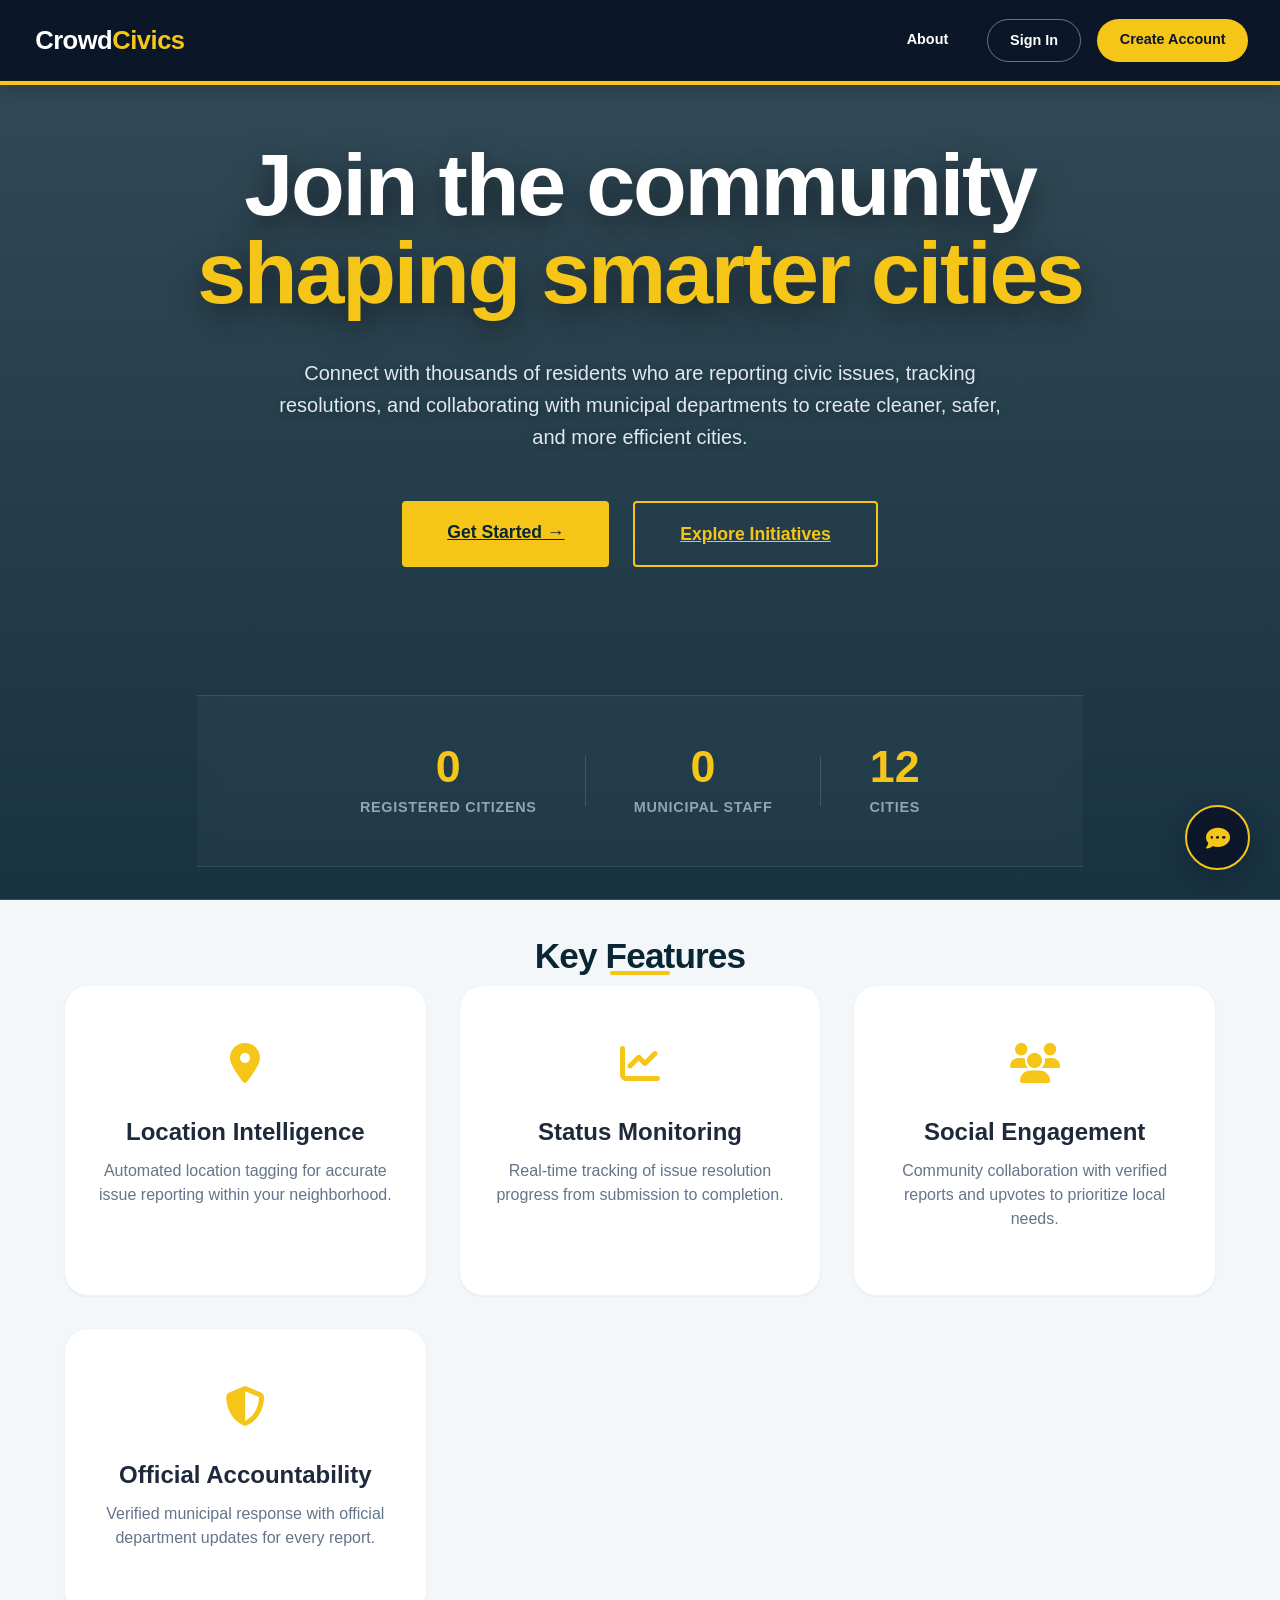
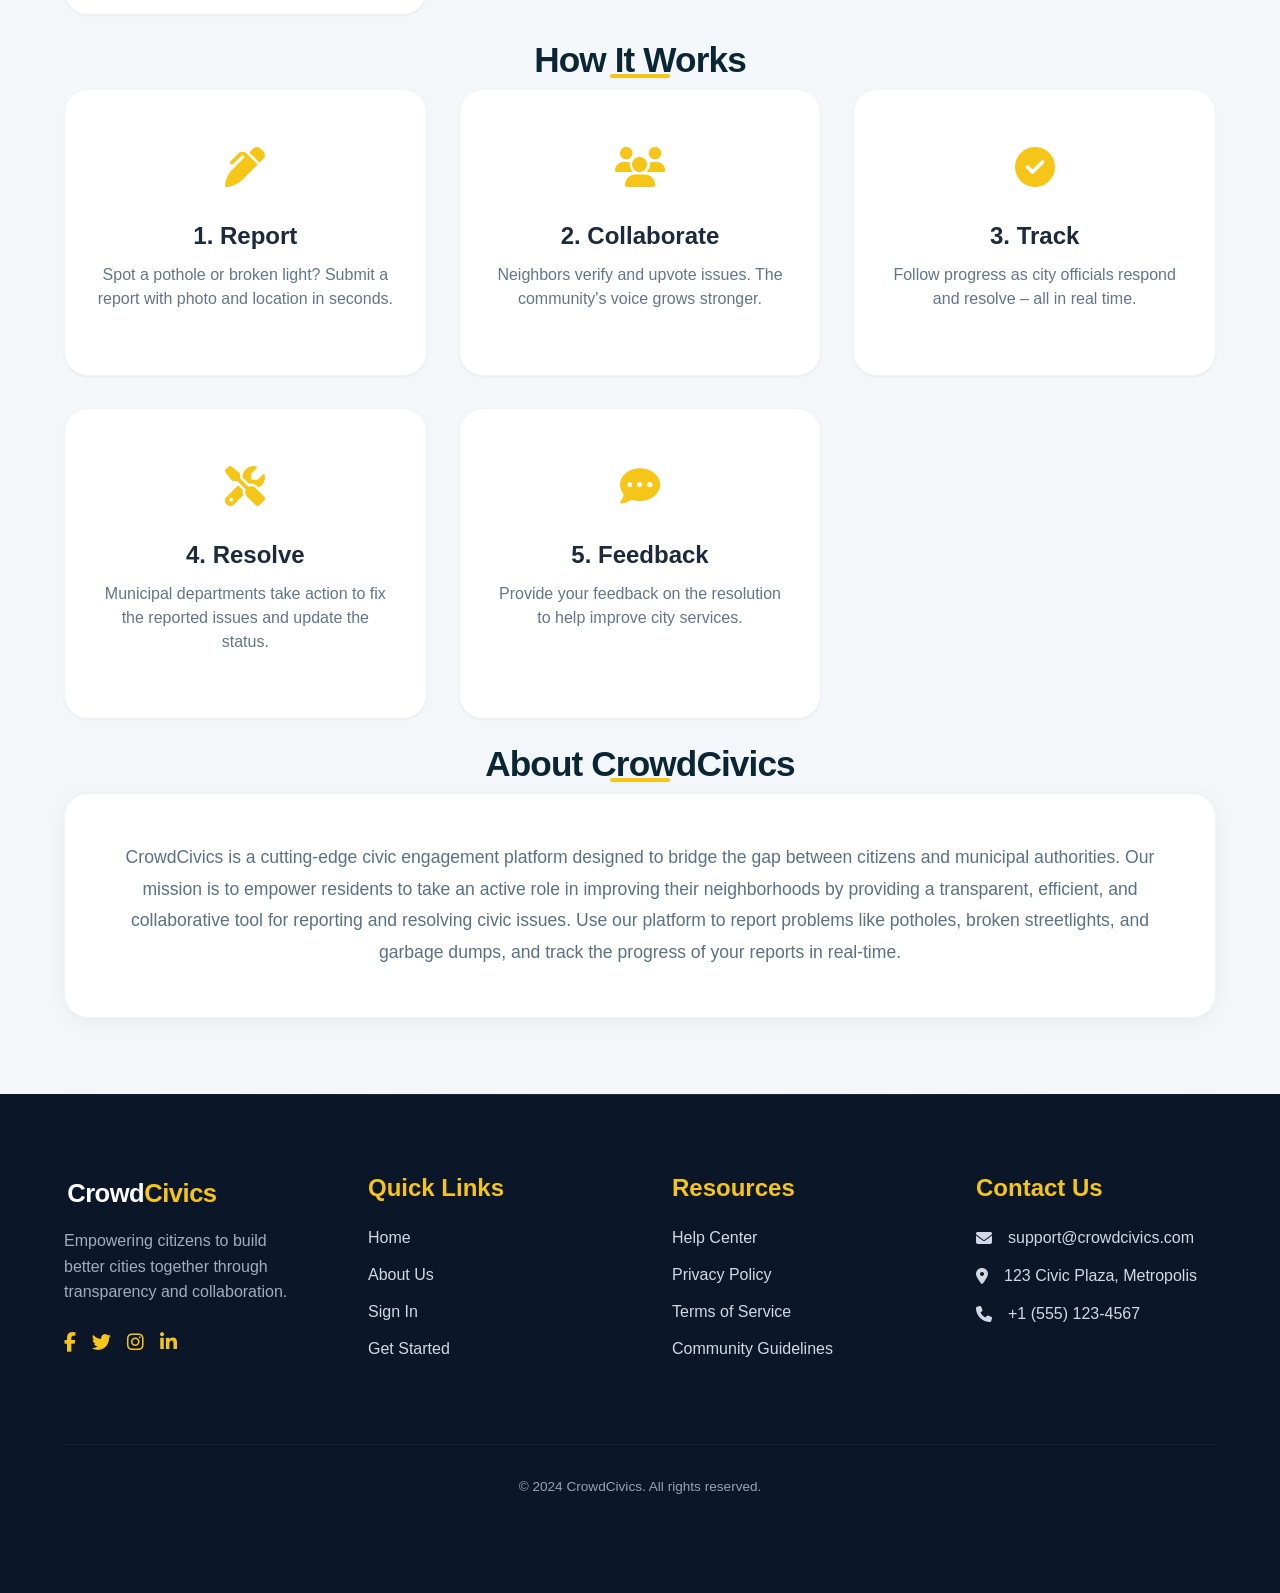
<file: index.html>
<!DOCTYPE html>
<html lang="en" class="index-page">

<head>
    <meta charset="UTF-8">
    <meta name="viewport" content="width=device-width, initial-scale=1.0">
    <title>CrowdCivics - Modern Civic Engagement</title>
    <link rel="icon" type="image/png" href="favicon.png">
    <link rel="stylesheet" href="styles.css">
    <link rel="stylesheet" href="chat.css">
    <link rel="stylesheet" href="https://cdnjs.cloudflare.com/ajax/libs/font-awesome/6.4.0/css/all.min.css">
    <style>
        :root {
            --p1-navy: #0b1628;
            --p1-gold: #f5c518;
            --p1-gold-hover: #e0b010;
            --white: #ffffff;
            --grey-light: #f4f7fa;
            --text-dark: #0a2635;
        }

        body.index-page {
            background-color: var(--grey-light);
            color: var(--text-dark);
            margin: 0;
            font-family: 'Inter', -apple-system, sans-serif;
        }

        nav.navbar {
            background: var(--p1-navy);
            padding: 1.2rem 4rem;
            display: flex;
            align-items: center;
            justify-content: space-between;
            position: sticky;
            top: 0;
            z-index: 1000;
            border-bottom: 4px solid var(--p1-gold);
        }

        .logo-text {
            color: var(--white);
            font-weight: 800;
            font-size: 1.6rem;
        }

        .logo-text span {
            color: var(--p1-gold);
        }

        .nav-links {
            display: flex;
            gap: 1rem;
        }

        .nav-links .btn {
            padding: 0.6rem 1.4rem;
            border-radius: 9999px;
            text-decoration: none;
            font-weight: 600;
            font-size: 0.9rem;
            transition: all 0.2s;
        }

        .btn-about {
            color: var(--white);
        }

        .btn-signin {
            border: 1.5px solid rgba(255, 255, 255, 0.4);
            color: var(--white);
        }

        .btn-create {
            background: var(--p1-gold);
            color: var(--p1-navy);
        }

        .btn-create:hover {
            background: var(--p1-gold-hover);
        }

        .hero {
            display: flex;
            flex-direction: column;
            align-items: center;
            justify-content: flex-start;
            text-align: center;
            padding: 3.5rem 2rem;
            background: linear-gradient(rgba(10, 38, 53, 0.82), rgba(10, 38, 53, 0.94)), url('https://images.unsplash.com/photo-1514565131-fce0801e5785?q=80&w=2000&auto=format&fit=crop');
            background-size: cover;
            background-position: center;
            background-attachment: fixed;
            min-height: 65vh;
            color: var(--white);
            position: relative;
        }

        .hero-content {
            max-width: 900px;
            z-index: 2;
            display: flex;
            flex-direction: column;
            align-items: center;
        }

        .hero-title {
            font-size: 5.5rem;
            font-weight: 800;
            color: var(--white);
            line-height: 1;
            margin-bottom: 2.5rem;
            text-shadow: 0 10px 30px rgba(0, 0, 0, 0.5);
        }

        .hero-title .accent {
            color: var(--p1-gold);
        }

        .hero-description {
            font-size: 1.25rem;
            line-height: 1.6;
            color: #e2e8f0;
            max-width: 750px;
            margin-bottom: 3rem;
            text-shadow: 0 2px 8px rgba(0, 0, 0, 0.3);
        }

        .hero-btns {
            display: flex;
            gap: 1.5rem;
            justify-content: center;
            margin-bottom: 4rem;
        }

        .btn-outline-gold {
            background: transparent;
            color: var(--p1-gold);
            border: 2px solid var(--p1-gold);
            padding: 0.8rem 2.2rem;
            border-radius: 9999px;
            font-weight: 700;
            transition: all 0.3s;
        }

        .btn-outline-gold:hover {
            background: rgba(245, 197, 24, 0.1);
            transform: translateY(-3px);
            box-shadow: 0 5px 15px rgba(245, 197, 24, 0.2);
        }



        .hero-stats {
            display: flex;
            gap: 3rem;
            width: 100%;
            max-width: 1200px;
            align-items: center;
            justify-content: center;
            background: rgba(255, 255, 255, 0.03);
            padding: 3rem 2rem;
            border-top: 1px solid rgba(255, 255, 255, 0.1);
            border-bottom: 1px solid rgba(255, 255, 255, 0.1);
            margin-top: 4rem;
            backdrop-filter: blur(10px);
        }

        .hero-badge i {
            font-size: 1.2rem;
        }

        .section {
            padding: 0.75rem 4rem;
            text-align: center;
        }

        .section-title {
            font-size: 2.2rem;
            font-weight: 800;
            margin-bottom: 0.5rem;
            position: relative;
        }

        .section-title::after {
            content: '';
            display: block;
            width: 60px;
            height: 4px;
            background: var(--p1-gold);
            margin: 0.8rem auto;
        }

        .assistant-toggle {
            position: fixed;
            right: 2rem;
            bottom: 2rem;
            background: var(--p1-navy);
            color: var(--p1-gold);
            width: 65px;
            height: 65px;
            border-radius: 50%;
            display: flex;
            align-items: center;
            justify-content: center;
            cursor: pointer;
            z-index: 1001;
            box-shadow: 0 8px 25px rgba(11, 22, 40, 0.4);
            border: 2px solid var(--p1-gold);
            transition: all 0.3s;
            font-size: 1.5rem;
        }

        .assistant-toggle:hover {
            transform: scale(1.1) rotate(5deg);
        }

        .assistant-sidebar {
            position: fixed;
            right: -450px;
            top: 0;
            width: 400px;
            height: 100vh;
            background: var(--p1-navy);
            color: var(--white);
            z-index: 1000;
            transition: all 0.4s cubic-bezier(0.4, 0, 0.2, 1);
            box-shadow: -10px 0 30px rgba(0, 0, 0, 0.4);
            display: flex;
            flex-direction: column;
        }

        .assistant-sidebar.active {
            right: 0;
        }

        .sidebar-header {
            padding: 1.5rem 2rem;
            background: var(--p1-navy);
            border-bottom: 2px solid var(--p1-gold);
            display: flex;
            justify-content: space-between;
            align-items: center;
        }

        .sidebar-title {
            display: flex;
            align-items: center;
            gap: 1rem;
            font-size: 1.1rem;
            font-weight: 700;
            color: var(--white);
        }

        .sidebar-title i {
            color: var(--p1-gold);
        }

        .sidebar-close {
            background: none;
            border: none;
            color: var(--white);
            font-size: 1.8rem;
            cursor: pointer;
            line-height: 1;
        }

        .sidebar-chat-content {
            flex: 1;
            overflow-y: auto;
            padding: 2rem;
            display: flex;
            flex-direction: column;
            gap: 1rem;
        }

        .msg {
            max-width: 85%;
            padding: 1rem;
            border-radius: 1rem;
            font-size: 0.95rem;
            line-height: 1.5;
        }

        .msg-bot {
            background: rgba(255, 255, 255, 0.05);
            color: #e2e8f0;
            align-self: flex-start;
            border-bottom-left-radius: 2px;
        }

        .msg-user {
            background: var(--p1-gold);
            color: var(--p1-navy);
            align-self: flex-end;
            border-bottom-right-radius: 2px;
            font-weight: 600;
        }

        .sidebar-chat-input {
            padding: 1.5rem 2rem;
            background: rgba(255, 255, 255, 0.02);
            border-top: 1px solid rgba(255, 255, 255, 0.1);
        }

        .chat-form-unified {
            display: flex;
            gap: 0.8rem;
        }

        .chat-input-unified {
            flex: 1;
            background: rgba(255, 255, 255, 0.05);
            border: 1px solid rgba(255, 255, 255, 0.1);
            padding: 0.8rem 1.2rem;
            border-radius: 9999px;
            color: var(--white);
            outline: none;
        }

        .chat-send-unified {
            background: var(--p1-gold);
            color: var(--p1-navy);
            border: none;
            padding: 0.8rem 1.5rem;
            border-radius: 9999px;
            font-weight: 700;
            cursor: pointer;
        }

        .about-container {
            background: white;
            padding: 3rem;
            border-radius: 1.5rem;
            width: 100%;
            max-width: 1200px;
            margin: 0 auto 4rem;
            box-shadow: 0 4px 20px rgba(0, 0, 0, 0.05);
            border: 1px solid #f0f4f8;
        }

        .about-text {
            line-height: 1.8;
            color: #5a7184;
            font-size: 1.1rem;
            margin: 0;
        }



        .card-grid {
            display: grid;
            grid-template-columns: repeat(auto-fit, minmax(280px, 1fr));
            gap: 2rem;
        }

        .card {
            background: var(--white);
            padding: 3rem 2rem;
            border-radius: 1.5rem;
            border: 1px solid #f0f4f8;
            transition: transform 0.3s;
        }

        .card:hover {
            transform: translateY(-10px);
        }

        .card-icon {
            font-size: 2.5rem;
            color: var(--p1-gold);
            margin-bottom: 1.5rem;
        }

        .footer {
            background: var(--p1-navy);
            color: var(--white);
            padding: 5rem 4rem 2rem;
        }

        .footer-content {
            display: grid;
            grid-template-columns: repeat(auto-fit, minmax(200px, 1fr));
            gap: 4rem;
            margin-bottom: 4rem;
        }

        .footer-title {
            color: var(--p1-gold);
            font-weight: 700;
            margin-bottom: 1.5rem;
        }

        .footer-links {
            list-style: none;
            padding: 0;
        }

        .footer-links li {
            margin-bottom: 0.8rem;
        }

        .footer-links a {
            color: #d1d9e6;
            text-decoration: none;
        }

        .footer-bottom {
            border-top: 1px solid rgba(255, 255, 255, 0.05);
            padding-top: 2rem;
            padding-bottom: 4rem;
            text-align: center;
            font-size: 0.85rem;
            color: #8b96a7;
        }

        @media (max-width: 1024px) {
            .hero {
                flex-direction: column;
                text-align: center;
                padding: 4rem 2rem;
            }

            .hero-right {
                width: 100%;
                justify-content: center;
            }
        }

        .stat-item {
            text-align: center;
        }

        .stat-value {
            font-size: 2.8rem;
            font-weight: 800;
            color: var(--p1-gold);
            line-height: 1;
            margin-bottom: 0.5rem;
        }

        .stat-label {
            font-size: 0.9rem;
            font-weight: 600;
            color: #94a3b8;
            text-transform: uppercase;
            letter-spacing: 0.05em;
        }

        .stat-divider {
            width: 1px;
            height: 50px;
            background: rgba(255, 255, 255, 0.15);
        }

        @media (max-width: 1024px) {
            .hero-stats {
                flex-direction: column;
                gap: 2rem;
                padding: 2rem;
                width: 100%;
                text-align: center;
            }

            .stat-divider {
                width: 40px;
                height: 1px;
                margin: 0.8rem auto;
            }
        }

        .text-box {
            margin: 0 auto;
        }

        nav.navbar {
            padding: 1.2rem 2rem;
        }
    </style>
</head>

<body class="index-page">
    <nav class="navbar">
        <div class="logo-text">Crowd<span>Civics</span></div>
        <div class="nav-links">
            <a href="#about" class="btn btn-about">About</a>
            <a href="login.html" class="btn btn-signin">Sign In</a>
            <a href="register.html" class="btn btn-create">Create Account</a>
        </div>
    </nav>

    <header class="hero">

        <div class="hero-content">
            <h1 class="hero-title">Join the community<br><span class="accent">shaping smarter cities</span></h1>
            <p class="hero-description">
                Connect with thousands of residents who are reporting civic issues, tracking resolutions,
                and collaborating with municipal departments to create cleaner, safer, and more efficient cities.
            </p>
            <div class="hero-btns">
                <a href="register.html" class="btn btn-create"
                    style="background: var(--p1-gold); color: #0a2635; padding: 1.1rem 2.8rem; font-size: 1.1rem; border-radius: 4px; font-weight: 700;">Get
                    Started &rarr;</a>
                <a href="#how-it-works" class="btn-outline-gold"
                    style="padding: 1.1rem 2.8rem; font-size: 1.1rem; border-radius: 4px; border: 2px solid var(--p1-gold);">Explore
                    Initiatives</a>
            </div>

            <div class="hero-stats">
                <div class="stat-item">
                    <div class="stat-value" id="citizenCount">0</div>
                    <div class="stat-label">Registered Citizens</div>
                </div>
                <div class="stat-divider"></div>
                <div class="stat-item">
                    <div class="stat-value" id="staffCount">0</div>
                    <div class="stat-label">Municipal Staff</div>
                </div>
                <div class="stat-divider"></div>
                <div class="stat-item">
                    <div class="stat-value">12</div>
                    <div class="stat-label">Cities</div>
                </div>
            </div>
        </div>
    </header>

    <section class="section how-it-works" id="features-section">
        <h2 class="section-title">Key Features</h2>
        <div class="card-grid">
            <div class="card">
                <div class="card-icon"><i class="fas fa-map-marker-alt"></i></div>
                <h3>Location Intelligence</h3>
                <p>Automated location tagging for accurate issue reporting within your neighborhood.</p>
            </div>
            <div class="card">
                <div class="card-icon"><i class="fas fa-chart-line"></i></div>
                <h3>Status Monitoring</h3>
                <p>Real-time tracking of issue resolution progress from submission to completion.</p>
            </div>
            <div class="card">
                <div class="card-icon"><i class="fas fa-users"></i></div>
                <h3>Social Engagement</h3>
                <p>Community collaboration with verified reports and upvotes to prioritize local needs.</p>
            </div>
            <div class="card">
                <div class="card-icon"><i class="fas fa-shield-alt"></i></div>
                <h3>Official Accountability</h3>
                <p>Verified municipal response with official department updates for every report.</p>
            </div>
        </div>
    </section>

    <section class="section how-it-works" id="how-it-works">
        <h2 class="section-title">How It Works</h2>
        <div class="card-grid">
            <div class="card">
                <div class="card-icon"><i class="fas fa-pen-alt"></i></div>
                <h3>1. Report</h3>
                <p>Spot a pothole or broken light? Submit a report with photo and location in seconds.</p>
            </div>
            <div class="card">
                <div class="card-icon"><i class="fas fa-users"></i></div>
                <h3>2. Collaborate</h3>
                <p>Neighbors verify and upvote issues. The community's voice grows stronger.</p>
            </div>
            <div class="card">
                <div class="card-icon"><i class="fas fa-check-circle"></i></div>
                <h3>3. Track</h3>
                <p>Follow progress as city officials respond and resolve – all in real time.</p>
            </div>
            <div class="card">
                <div class="card-icon"><i class="fas fa-tools"></i></div>
                <h3>4. Resolve</h3>
                <p>Municipal departments take action to fix the reported issues and update the status.</p>
            </div>
            <div class="card">
                <div class="card-icon"><i class="fas fa-comment-dots"></i></div>
                <h3>5. Feedback</h3>
                <p>Provide your feedback on the resolution to help improve city services.</p>
            </div>
        </div>
    </section>

    <section class="section" id="about">
        <h2 class="section-title">About CrowdCivics</h2>
        <div class="about-container">
            <p class="about-text">
                CrowdCivics is a cutting-edge civic engagement platform designed to bridge the gap between citizens and
                municipal authorities. Our mission is to empower residents to take an active role in improving their
                neighborhoods by providing a transparent, efficient, and collaborative tool for reporting and resolving
                civic issues. Use our platform to report problems like potholes, broken streetlights, and garbage dumps,
                and track the progress of your reports in real-time.
            </p>
        </div>
    </section>

    <footer class="footer">
        <div class="footer-content">
            <div class="footer-brand">
                <div class="logo-text">Crowd<span>Civics</span></div>
                <p style="color: #a0aec0; margin-top: 1rem; line-height: 1.6;">Empowering citizens to build better
                    cities together through transparency and collaboration.</p>
                <div class="social-links" style="margin-top: 1.5rem; display: flex; gap: 1rem;">
                    <a href="#" style="color: var(--p1-gold); font-size: 1.2rem;"><i class="fab fa-facebook-f"></i></a>
                    <a href="#" style="color: var(--p1-gold); font-size: 1.2rem;"><i class="fab fa-twitter"></i></a>
                    <a href="#" style="color: var(--p1-gold); font-size: 1.2rem;"><i class="fab fa-instagram"></i></a>
                    <a href="#" style="color: var(--p1-gold); font-size: 1.2rem;"><i class="fab fa-linkedin-in"></i></a>
                </div>
            </div>
            <div>
                <h3 class="footer-title">Quick Links</h3>
                <ul class="footer-links">
                    <li><a href="index.html">Home</a></li>
                    <li><a href="#about">About Us</a></li>
                    <li><a href="login.html">Sign In</a></li>
                    <li><a href="register.html">Get Started</a></li>
                </ul>
            </div>
            <div>
                <h3 class="footer-title">Resources</h3>
                <ul class="footer-links">
                    <li><a href="#">Help Center</a></li>
                    <li><a href="#">Privacy Policy</a></li>
                    <li><a href="#">Terms of Service</a></li>
                    <li><a href="#">Community Guidelines</a></li>
                </ul>
            </div>
            <div>
                <h3 class="footer-title">Contact Us</h3>
                <ul class="footer-links">
                    <li><a href="mailto:support@crowdcivics.com"><i class="fas fa-envelope"
                                style="margin-right: 8px;"></i> support@crowdcivics.com</a></li>
                    <li><a href="#"><i class="fas fa-map-marker-alt" style="margin-right: 8px;"></i> 123 Civic Plaza,
                            Metropolis</a></li>
                    <li><a href="#"><i class="fas fa-phone" style="margin-right: 8px;"></i> +1 (555) 123-4567</a></li>
                </ul>
            </div>
        </div>
        <div class="footer-bottom">
            <p>&copy; 2024 CrowdCivics. All rights reserved.</p>
        </div>
    </footer>

    <!-- Assistant Chat Widget -->
    <button id="chatToggle" class="chat-widget-fab" title="Chat with Assistant">
        <i class="fas fa-comment-dots"></i>
    </button>

    <div id="chatWindow" class="chat-widget-window">
        <div class="chat-widget-header">
            <div class="sidebar-title">
                <i class="fas fa-robot"></i>
                <span>CrowdCivics Assistant</span>
            </div>
            <button id="chatClose" class="chat-widget-close">&times;</button>
        </div>
        <div id="chatMessages" class="chat-widget-messages"></div>
        <div class="chat-widget-input-bar">
            <form id="chatForm" class="chat-form-unified">
                <input id="chatInput" type="text" class="chat-widget-input" placeholder="Ask about issues..."
                    autocomplete="off">
                <button type="submit" class="chat-widget-send"><i class="fas fa-paper-plane"></i></button>
            </form>
        </div>
    </div>

    <script src="main.js"></script>
    <script>
        const assistantToggle = null; // Cleaned up


        async function fetchLiveStats() {
            try {
                const response = await fetch('https://capstone-backend-5t5s.onrender.com/api/admin/analytics/summary');
                if (response.ok) {
                    const data = await response.json();
                    if (document.getElementById('citizenCount')) {
                        document.getElementById('citizenCount').textContent = data.totalCitizens || '0';
                    }
                    if (document.getElementById('staffCount')) {
                        document.getElementById('staffCount').textContent = data.totalStaff || '0';
                    }
                }
            } catch (error) {
                console.error('Error fetching live statistics:', error);
            }
        }

        window.addEventListener('load', fetchLiveStats);
    </script>
</body>

</html>
</file>
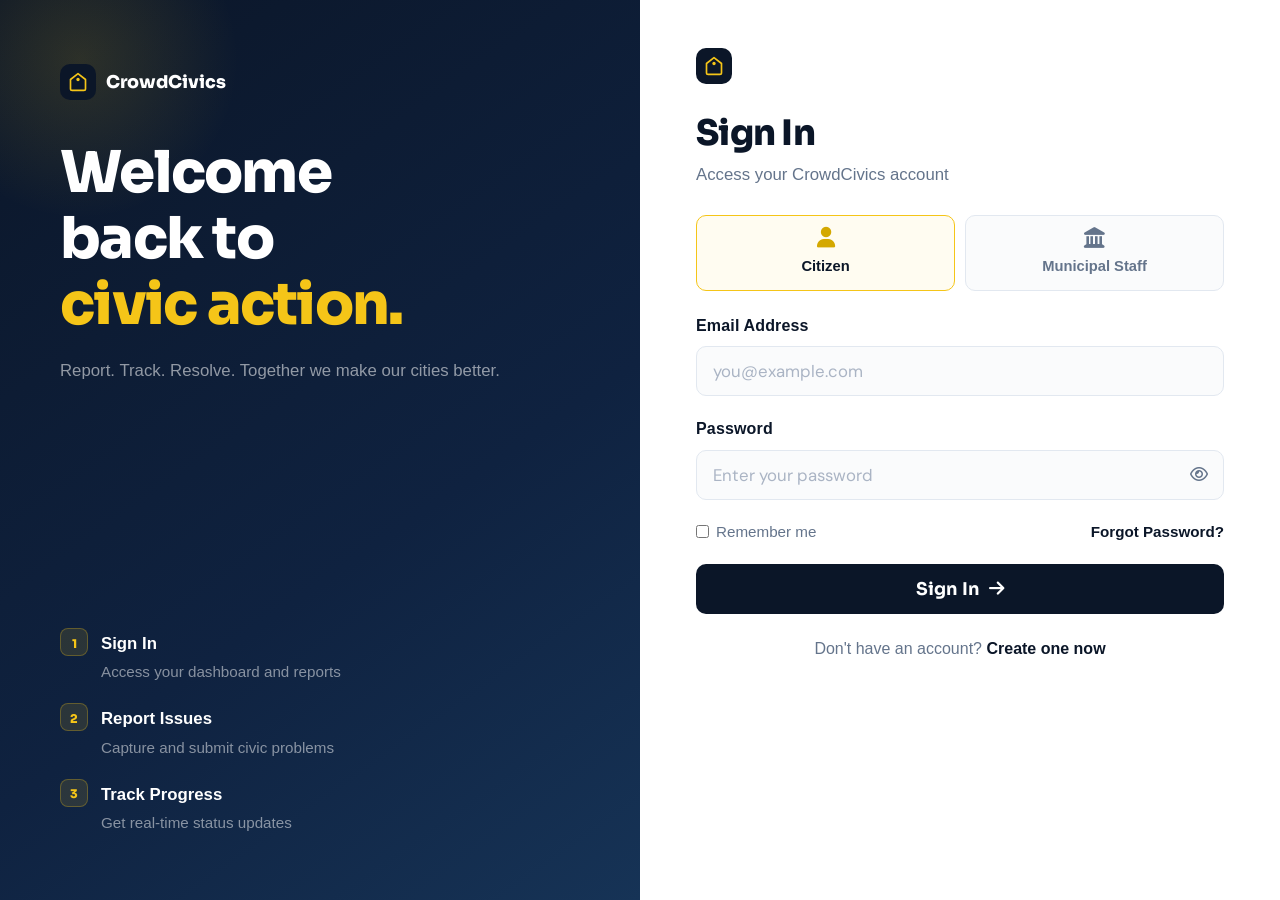
<file: admin.html>
<!DOCTYPE html>
<html lang="en">
<head>
  <meta charset="UTF-8">
  <meta name="viewport" content="width=device-width, initial-scale=1.0">
  <title>Admin Panel – CrowdCivics</title>
  <link rel="icon" type="image/png" href="favicon.png">
  <link rel="stylesheet" href="https://cdnjs.cloudflare.com/ajax/libs/font-awesome/6.4.0/css/all.min.css">
  <link rel="stylesheet" href="styles.css">
  <link rel="stylesheet" href="admin.css">
  <link rel="stylesheet" href="chat.css">
</head>
<body>

  <!-- ── ADMIN NAVBAR ── -->
  <nav class="admin-nav">
    <div class="admin-nav-left">
      <div class="admin-brand">
        <div class="brand-mark">
          <svg viewBox="0 0 24 24" fill="none" width="18" height="18">
            <path d="M3 9l9-7 9 7v11a2 2 0 01-2 2H5a2 2 0 01-2-2z" stroke="#f5c518" stroke-width="2" stroke-linejoin="round"/>
            <circle cx="12" cy="9" r="2" fill="#f5c518"/>
          </svg>
        </div>
        CrowdCivics
      </div>
      <div class="admin-welcome">Welcome, <strong id="headerAdminName">Admin</strong></div>
    </div>
    <div class="admin-nav-tabs">
      <button class="admin-tab active" id="btnActive" onclick="showActiveIssues()">
        <i class="fas fa-list"></i> Active Issues
      </button>
      <button class="admin-tab" id="btnResolved" onclick="showResolvedIssues()">
        <i class="fas fa-check-double"></i> Resolved & Rejected
      </button>
    </div>
    <div class="admin-nav-actions">
      <div class="admin-more-dropdown">
        <button class="more-trigger" onclick="toggleNavMenu()" id="navMenuBtn">
          <i class="fas fa-ellipsis-v"></i>
        </button>
        <div class="more-menu" id="navMoreMenu">
          <button class="menu-item" onclick="toggleAdminProfile(); toggleNavMenu()">
            <i class="fas fa-user-shield"></i> Profile
          </button>
          <div class="menu-divider"></div>
          <button class="menu-item logout-item" onclick="logout()">
            <i class="fas fa-sign-out-alt"></i> Logout
          </button>
        </div>
      </div>
    </div>
  </nav>

  <!-- ── ADMIN BODY ── -->
  <div class="admin-body">

    <!-- Stats row -->
    <div class="admin-stats-row">
      <div class="stat-card gold"><div class="stat-label">Total Issues</div><div class="stat-num" id="adminTotalIssues">—</div><div class="stat-change">All time</div><div class="stat-icon"><i class="fas fa-file-alt"></i></div></div>
      <div class="stat-card blue"><div class="stat-label">In Progress</div><div class="stat-num" id="adminInProgress">—</div><div class="stat-change">Across departments</div><div class="stat-icon"><i class="fas fa-tasks"></i></div></div>
      <div class="stat-card green"><div class="stat-label">Resolved</div><div class="stat-num" id="adminResolved">—</div><div class="stat-change">Resolution rate</div><div class="stat-icon"><i class="fas fa-check-circle"></i></div></div>
      <div class="stat-card red"><div class="stat-label">Rejected</div><div class="stat-num" id="adminRejected">—</div><div class="stat-change">Invalid reports</div><div class="stat-icon"><i class="fas fa-times-circle"></i></div></div>
    </div>

    <!-- Profile section (hidden by default) -->
    <div class="admin-profile-panel" id="adminProfilePanel" style="display:none;">
      <div class="admin-profile-card">
        <h3><i class="fas fa-user-shield"></i> Admin Profile</h3>
        
        <div class="info-row" id="row-admin-name">
          <div class="info-icon"><i class="fas fa-user"></i></div>
          <div>
            <div class="info-label">Name</div>
            <div class="info-value" id="adminName">Loading...</div>
            <div class="inline-input-container">
              <input type="text" class="inline-input" id="edit-admin-name">
              <button class="btn-save-inline" onclick="saveAdminField('name')"><i class="fas fa-check"></i></button>
              <button class="btn-cancel-inline" onclick="toggleAdminEdit('name')"><i class="fas fa-times"></i></button>
            </div>
          </div>
          <i class="fas fa-pencil-alt edit-icon" onclick="toggleAdminEdit('name')"></i>
        </div>

        <div class="info-row" id="row-admin-email">
          <div class="info-icon"><i class="fas fa-envelope"></i></div>
          <div>
            <div class="info-label">Email</div>
            <div class="info-value" id="adminEmail">—</div>
          </div>
        </div>

        <div class="info-row" id="row-admin-phone">
          <div class="info-icon"><i class="fas fa-phone"></i></div>
          <div>
            <div class="info-label">Mobile Number</div>
            <div class="info-value" id="adminPhone">—</div>
            <div class="inline-input-container">
              <input type="tel" class="inline-input" id="edit-admin-phone">
              <button class="btn-save-inline" onclick="saveAdminField('phone')"><i class="fas fa-check"></i></button>
              <button class="btn-cancel-inline" onclick="toggleAdminEdit('phone')"><i class="fas fa-times"></i></button>
            </div>
          </div>
          <i class="fas fa-pencil-alt edit-icon" onclick="toggleAdminEdit('phone')"></i>
        </div>

        <div class="info-row" id="row-admin-dept">
          <div class="info-icon"><i class="fas fa-building"></i></div>
          <div>
            <div class="info-label">Department</div>
            <div class="info-value" id="adminDepartment">—</div>
          </div>
        </div>

        <div class="info-row" id="row-admin-id">
          <div class="info-icon"><i class="fas fa-id-badge"></i></div>
          <div>
            <div class="info-label">Government ID</div>
            <div class="info-value" id="adminId">—</div>
          </div>
        </div>

        <div class="admin-profile-security">
          <h4>Update Password</h4>
          <form id="updatePasswordForm" onsubmit="event.preventDefault(); updateAdminPassword();" style="max-width:400px;">
            <div class="form-field"><label for="currentPassword">Current Password</label><input type="password" id="currentPassword" placeholder="Current password" required></div>
            <div class="form-field"><label for="newPassword">New Password</label><input type="password" id="newPassword" placeholder="New password" required></div>
            <div class="form-field"><label for="confirmPassword">Confirm New Password</label><input type="password" id="confirmPassword" placeholder="Confirm new password" required></div>
            <button type="submit" class="btn-update-pw" id="updatePasswordBtn"><i class="fas fa-key"></i> Update Password</button>
            <div id="passwordMessage" class="inline-msg" style="display:none;margin-top:12px;"></div>
          </form>
        </div>
      </div>
    </div>

    <!-- Issues Table Section -->

      <!-- Filter row -->
      <div class="admin-table-header">
        <div>
          <h2 id="tableTitle">Active Issues</h2>
          <p id="tableSubtitle">Manage and update reported civic problems</p>
        </div>
        <div class="admin-filter-row">
          <div class="filter-group">
            <label>Category</label>
            <select id="filterCategory" class="admin-select" onchange="filterTable()">
              <option value="">All Categories</option>
              <option value="POTHOLE">Pothole / Road</option>
              <option value="STREETLIGHT">Streetlight</option>
              <option value="GARBAGE">Garbage</option>
              <option value="WATER">Water / Pipe</option>
              <option value="OTHER">Other</option>
            </select>
          </div>
          <div class="filter-group">
            <label>Status</label>
            <select id="filterStatus" class="admin-select" onchange="filterTable()">
              <option value="">All Status</option>
              <option value="PENDING">Pending</option>
              <option value="IN_PROGRESS">In Progress</option>
              <option value="RESOLVED">Resolved</option>
              <option value="REJECTED">Rejected</option>
            </select>
          </div>
          <div class="filter-group">
            <label>Department</label>
            <select id="filterDept" class="admin-select" onchange="filterTable()">
              <option value="">All Departments</option>
              <option value="Roads & Transport">Roads & Transport</option>
              <option value="Water Supply">Water Supply</option>
              <option value="Electricity & Streetlights">Electricity & Streetlights</option>
              <option value="Waste Management">Waste Management</option>
              <option value="Parks & Horticulture">Parks & Horticulture</option>
              <option value="Health & Sanitation">Health & Sanitation</option>
              <option value="Municipality">Municipality</option>
            </select>
          </div>
        </div>
      </div>

      <div class="admin-table-wrap">
        <table id="issueTable">
          <thead>
            <tr>
              <th>Issue ID</th>
              <th>Citizen ID</th>
              <th>Date</th>
              <th>Title</th>
              <th>Category</th>
              <th>Location</th>
              <th>Photo</th>
              <th>Status</th>
              <th>Assign Dept</th>
              <th>Action</th>
            </tr>
          </thead>
          <tbody id="issueTableBody">
            <tr>
              <td colspan="10" class="table-loading"><i class="fas fa-spinner fa-spin"></i> Loading issues...</td>
            </tr>
          </tbody>
        </table>
      </div>

  </div>

  <!-- Photo Modal -->
  <div id="photoModal" class="photo-modal" style="display:none;">
    <div class="photo-modal-inner">
      <button class="photo-modal-close" onclick="closePhotoModal()">&times;</button>
      <img id="photoModalImg" src="" alt="Issue Photo">
    </div>
  </div>

  <!-- Assistant Chat Widget -->
  <button id="chatToggle" class="chat-widget-fab" title="Chat with Assistant">
    <i class="fas fa-comment-dots"></i>
  </button>

  <div id="chatWindow" class="chat-widget-window">
    <div class="chat-widget-header">
      <span>CrowdCivics Assistant</span>
      <button id="chatClose" class="chat-widget-close">&times;</button>
    </div>
    <div id="chatMessages" class="chat-widget-messages"></div>
    <form id="chatForm" class="chat-widget-input-bar">
      <input id="chatInput" type="text" class="chat-widget-input" placeholder="Ask about issues, status, help..." autocomplete="off">
      <button type="submit" class="chat-widget-send"><i class="fas fa-paper-plane"></i></button>
    </form>
  </div>

  <!-- ── ADMIN FOOTER ── -->
  <footer class="admin-footer">
    <div class="footer-container">
      <div class="footer-grid">
        <div class="footer-col">
          <div class="admin-brand" style="margin-bottom: 20px;">
            <div class="brand-mark"><i class="fas fa-home"></i></div>
            <span>CrowdCivics</span>
          </div>
          <p class="footer-desc">Empowering administrative oversight through transparent reporting and collaborative civic management.</p>
          <div class="footer-socials">
            <a href="#"><i class="fab fa-facebook-f"></i></a>
            <a href="#"><i class="fab fa-twitter"></i></a>
            <a href="#"><i class="fab fa-instagram"></i></a>
            <a href="#"><i class="fab fa-linkedin-in"></i></a>
          </div>
        </div>
        
        <div class="footer-col">
          <h4 class="footer-heading">Shortcuts</h4>
          <ul class="footer-links">
            <li><a href="#" onclick="showActiveIssues()"><i class="fas fa-list"></i> Active Issues</a></li>
            <li><a href="#" onclick="showResolvedIssues()"><i class="fas fa-check-double"></i> Resolved</a></li>
            <li><a href="#" onclick="toggleAdminProfile()"><i class="fas fa-user-shield"></i> Profile</a></li>
          </ul>
        </div>
        
        <div class="footer-col">
          <h4 class="footer-heading">Resources</h4>
          <ul class="footer-links">
            <li><a href="#">Help Center</a></li>
            <li><a href="#">Privacy Policy</a></li>
            <li><a href="#">Terms of Service</a></li>
          </ul>
        </div>
        
        <div class="footer-col">
          <h4 class="footer-heading">Contact Support</h4>
          <ul class="footer-links contact-info">
            <li><i class="fas fa-envelope"></i> support@crowdcivics.com</li>
            <li><i class="fas fa-map-marker-alt"></i> Metropolis Civic Plaza, HQ</li>
            <li><i class="fas fa-phone"></i> +1 (555) 999-0000</li>
          </ul>
        </div>
      </div>
      
      <div class="footer-bottom">
        <p>&copy; 2024 CrowdCivics Admin Portal. All rights reserved.</p>
        <p style="margin-top: 8px;"><a href="#">v1.2.0</a></p>
      </div>
    </div>
  </footer>

  <script src="main.js"></script>
  <script src="admin.js"></script>
</body>
</html>
</file>
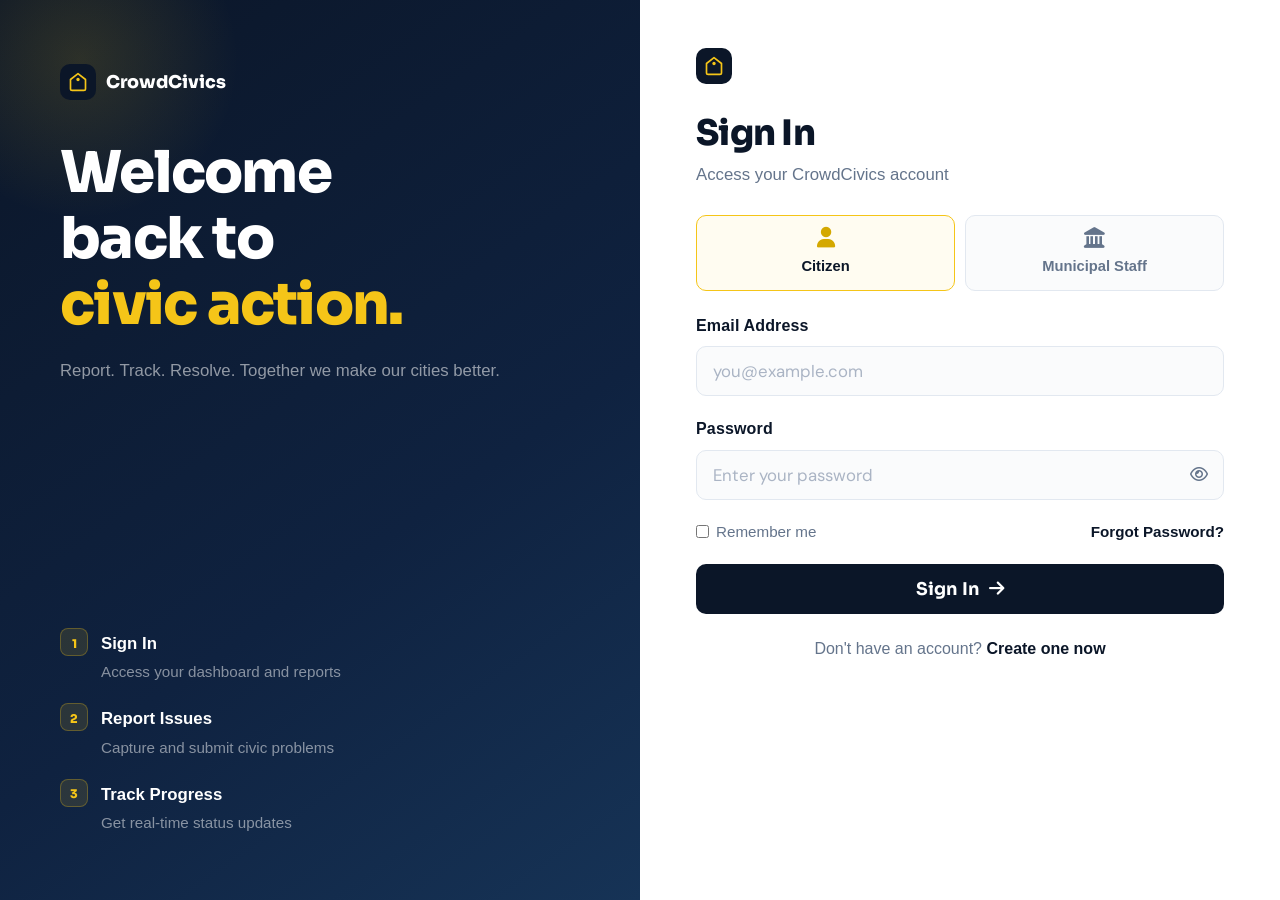
<file: dashboard.html>
<!DOCTYPE html>
<html lang="en">
<head>
  <meta charset="UTF-8">
  <meta name="viewport" content="width=device-width, initial-scale=1.0">
  <title>Dashboard – CrowdCivics</title>
  <link rel="icon" type="image/png" href="favicon.png">
  <link rel="stylesheet" href="https://cdnjs.cloudflare.com/ajax/libs/font-awesome/6.4.0/css/all.min.css">
  <link rel="stylesheet" href="styles.css">
  <link rel="stylesheet" href="dashboard.css">
  <link rel="stylesheet" href="chat.css">
</head>
<body>

  <!-- ── NAVBAR ── -->
  <nav class="dash-nav">
    <div class="dash-nav-left">
      <a href="index.html" class="dash-brand">
        <span class="dash-brand-dot"></span>CrowdCivics
      </a>
      <div class="dash-greeting">Hi, <strong id="userNameHeader">Citizen</strong> 👋</div>
      <div class="dash-location" id="locationContainer">
        <i class="fas fa-map-marker-alt"></i>
        <span id="locationText">Detecting location...</span>
      </div>
    </div>
    <div class="dash-nav-right">
      <div class="notif-wrap">
        <button class="notif-btn" id="notifBell">
          <i class="far fa-bell"></i>
          <div class="notif-badge" id="notifBadge" style="display:none;">0</div>
        </button>
        <div class="notif-dropdown" id="notifDropdown">
          <div class="notif-head">
            <span>Notifications</span>
            <button class="notif-clear" id="notifClear">Clear All</button>
          </div>
          <div class="notif-list" id="notificationList">
            <div class="notif-empty">No new notifications</div>
          </div>
        </div>
      </div>
      <div class="dash-nav-menu-wrap">
        <button class="dash-menu-trigger" id="dashMenuTrigger" onclick="toggleDashMenu()">
          <i class="fas fa-ellipsis-v"></i>
        </button>
        <div class="dash-menu-dropdown" id="dashMenuDropdown">
          <a href="report.html"><i class="fas fa-plus"></i> Report Issue</a>
          <a href="profile.html"><i class="fas fa-user-circle"></i> View Profile</a>
          <div class="menu-divider"></div>
          <button onclick="logout()"><i class="fas fa-sign-out-alt"></i> Logout</button>
        </div>
      </div>
    </div>
  </nav>

  <div class="dash-body">


    <aside class="dash-sidebar">
      <div class="sidebar-section-label">NAVIGATION</div>
      <a class="sidebar-link active" href="dashboard.html"><i class="fas fa-house"></i> Dashboard</a>
      <a class="sidebar-link" href="report.html"><i class="fas fa-plus-circle"></i> Report Issue</a>
      <a class="sidebar-link" href="#myReportsSection"><i class="fas fa-list-ul"></i> My Reports</a>
      <a class="sidebar-link" href="#nearYouSection"><i class="fas fa-map"></i> Near You</a>
      
      
      <a href="report.html" class="sidebar-report-btn">
        <i class="fas fa-camera"></i> Report Issue
      </a>
    </aside>

    <!-- Main content -->
    <main class="dash-main">

      <!-- Stats row -->
      <div class="stats-row" id="statsRow">
        <div class="stat-card gold">
          <div class="stat-label">My Reports</div>
          <div class="stat-num" id="totalReports">—</div>
          <div class="stat-change">All time</div>
          <div class="stat-icon"><i class="fas fa-file-alt"></i></div>
        </div>
        <div class="stat-card blue">
          <div class="stat-label">In Progress</div>
          <div class="stat-num" id="inProgressCount">—</div>
          <div class="stat-change">Being addressed</div>
          <div class="stat-icon"><i class="fas fa-clock"></i></div>
        </div>
        <div class="stat-card green">
          <div class="stat-label">Resolved</div>
          <div class="stat-num" id="resolvedCount">—</div>
          <div class="stat-change">Successfully fixed</div>
          <div class="stat-icon"><i class="fas fa-check-circle"></i></div>
        </div>
        <div class="stat-card red">
          <div class="stat-label">Pending</div>
          <div class="stat-num" id="pendingCount">—</div>
          <div class="stat-change">Awaiting review</div>
          <div class="stat-icon"><i class="fas fa-hourglass-half"></i></div>
        </div>
      </div>

      <!-- Two-column grid -->
      <div class="dash-grid-2">

        <!-- Left: My reports -->
        <div>
          <div class="dash-card" id="myReportsSection">
            <div class="dash-card-header">
              <div class="dash-card-title">Your Recent Reports</div>
              <a href="#" class="dash-card-link">View All <i class="fas fa-chevron-right"></i></a>
            </div>
            <div class="dash-card-body">
              <div id="issueList">
                <div class="loading-state"><i class="fas fa-spinner fa-spin"></i> Loading your reports...</div>
              </div>
            </div>
          </div>
        </div>

        <!-- Right: Near you feed -->
        <div>
          <div class="dash-card" id="nearYouSection">
            <div class="dash-card-header">
              <div class="dash-card-title">Near You</div>
            </div>
            <div class="dash-card-body" id="nearYouList">
              <div class="loading-state"><i class="fas fa-spinner fa-spin"></i> Loading nearby issues...</div>
            </div>
            <div class="card-footer-action">
               <a href="#" class="view-more-btn" id="viewAllNearYou" style="display:none;">
                 View More <i class="fas fa-chevron-down"></i>
               </a>
            </div>
          </div>
        </div>

      </div>

      <div id="message" class="page-message"></div>
    </main>
  </div>

  <!-- Issue Details Modal -->
  <div id="issueDetailsModal" class="modal-overlay" style="display:none;">
    <div class="modal-box">
      <div class="modal-head">
        <h3 id="modalIssueTitle">Issue Details</h3>
        <button class="modal-close" id="closeIssueDetails">&times;</button>
      </div>
      <div id="modalBody" class="modal-body"></div>
    </div>
  </div>

  <!-- Chat widget -->
  <button id="chatToggle" class="chat-widget-fab" title="Chat with Assistant">
    <i class="fas fa-comment-dots"></i>
  </button>

  <div id="chatWindow" class="chat-widget-window">
    <div class="chat-widget-header">
      <span>CrowdCivics Assistant</span>
      <button id="chatClose" class="chat-widget-close">&times;</button>
    </div>
    <div id="chatMessages" class="chat-widget-messages"></div>
    <form id="chatForm" class="chat-widget-input-bar">
      <input id="chatInput" type="text" class="chat-widget-input" placeholder="Ask about issues, status, help..." autocomplete="off">
      <button type="submit" class="chat-widget-send"><i class="fas fa-paper-plane"></i></button>
    </form>
  </div>

  <!-- ── FOOTER ── -->
  <footer class="footer">
    <div class="footer-content">
      <div class="footer-brand">
        <div class="logo-text">Crowd<span>Civics</span></div>
        <p style="color: #a0aec0; margin-top: 1rem; line-height: 1.6;">Empowering citizens to build better
          cities together through transparency and collaboration.</p>
        <div class="social-links" style="margin-top: 1.5rem; display: flex; gap: 1rem;">
          <a href="#" style="color: var(--p1-gold); font-size: 1.2rem;"><i class="fab fa-facebook-f"></i></a>
          <a href="#" style="color: var(--p1-gold); font-size: 1.2rem;"><i class="fab fa-twitter"></i></a>
          <a href="#" style="color: var(--p1-gold); font-size: 1.2rem;"><i class="fab fa-instagram"></i></a>
          <a href="#" style="color: var(--p1-gold); font-size: 1.2rem;"><i class="fab fa-linkedin-in"></i></a>
        </div>
      </div>
      <div>
        <h3 class="footer-title">Quick Links</h3>
        <ul class="footer-links">
          <li><a href="index.html">Home</a></li>
          <li><a href="#about">About Us</a></li>
          <li><a href="login.html">Sign In</a></li>
          <li><a href="register.html">Get Started</a></li>
        </ul>
      </div>
      <div>
        <h3 class="footer-title">Resources</h3>
        <ul class="footer-links">
          <li><a href="#">Help Center</a></li>
          <li><a href="#">Privacy Policy</a></li>
          <li><a href="#">Terms of Service</a></li>
          <li><a href="#">Community Guidelines</a></li>
        </ul>
      </div>
      <div>
        <h3 class="footer-title">Contact Us</h3>
        <ul class="footer-links">
          <li><a href="mailto:support@crowdcivics.com"><i class="fas fa-envelope"
                style="margin-right: 8px;"></i> support@crowdcivics.com</a></li>
          <li><a href="#"><i class="fas fa-map-marker-alt" style="margin-right: 8px;"></i> 123 Civic Plaza,
              Metropolis</a></li>
          <li><a href="#"><i class="fas fa-phone" style="margin-right: 8px;"></i> +1 (555) 123-4567</a></li>
        </ul>
      </div>
    </div>
    <div class="footer-bottom">
      <p>&copy; 2024 CrowdCivics. All rights reserved.</p>
    </div>
  </footer>

  <script src="main.js"></script>
</body>
</html>
</file>
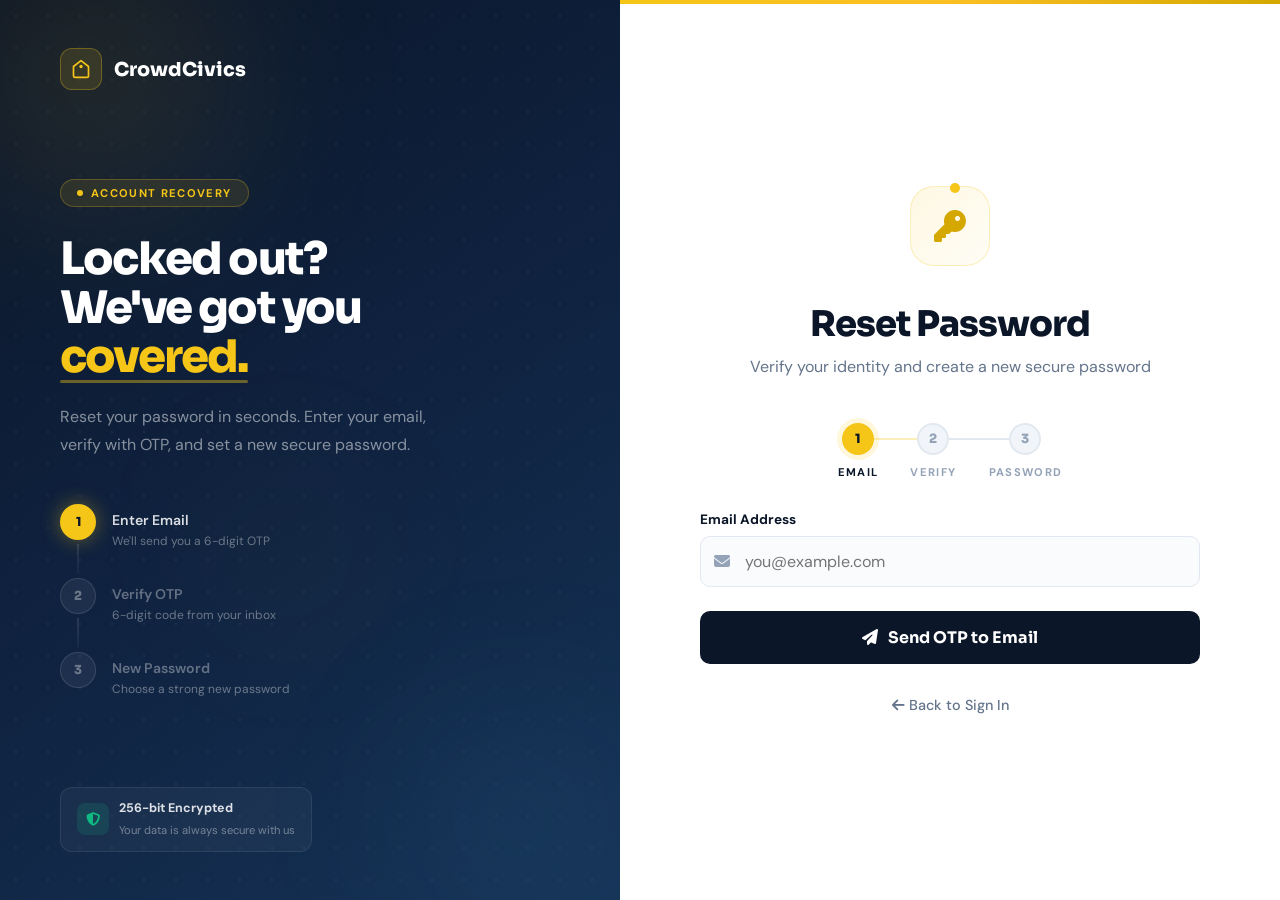
<file: forgot-password.html>
<!DOCTYPE html>
<html lang="en">
<head>
  <meta charset="UTF-8">
  <meta name="viewport" content="width=device-width, initial-scale=1.0">
  <title>Forgot Password – CrowdCivics</title>
  <link rel="icon" type="image/png" href="favicon.png">
  <link rel="stylesheet" href="https://cdnjs.cloudflare.com/ajax/libs/font-awesome/6.4.0/css/all.min.css">
  <link href="https://fonts.googleapis.com/css2?family=Sora:wght@300;400;500;600;700;800;900&family=DM+Sans:wght@300;400;500;600&display=swap" rel="stylesheet">
  <style>
    :root {
      --navy: #0b1628;
      --navy-mid: #0f2240;
      --navy-light: #1a3356;
      --gold: #f5c518;
      --gold-dark: #d4a800;
      --slate: #64748b;
      --offwhite: #f7f8fa;
      --crimson: #ef4444;
      --emerald: #10b981;
      --sky: #38bdf8;
      --font-head: 'Sora', sans-serif;
      --font-body: 'DM Sans', sans-serif;
      --r-sm: 10px;
      --r-md: 16px;
      --r-lg: 22px;
      --r-xl: 30px;
    }

    *, *::before, *::after { margin: 0; padding: 0; box-sizing: border-box; }
    html, body { height: 100%; overflow: hidden; }

    body {
      font-family: var(--font-body);
      background: var(--navy);
      display: flex;
      min-height: 100vh;
    }

    /* ── LEFT PANEL ── */
    .left-panel {
      flex: 1;
      position: relative;
      display: flex;
      flex-direction: column;
      justify-content: space-between;
      padding: 48px 60px;
      overflow: hidden;
      background: linear-gradient(145deg, #0b1628 0%, #0f2240 50%, #163356 100%);
    }

    /* Animated background blobs */
    .blob {
      position: absolute;
      border-radius: 50%;
      filter: blur(80px);
      pointer-events: none;
      animation: blobFloat 8s ease-in-out infinite;
    }
    .blob-1 {
      width: 400px; height: 400px;
      background: radial-gradient(circle, rgba(245,197,24,0.15) 0%, transparent 70%);
      top: -120px; left: -100px;
    }
    .blob-2 {
      width: 320px; height: 320px;
      background: radial-gradient(circle, rgba(56,189,248,0.1) 0%, transparent 70%);
      bottom: -80px; right: -60px;
      animation-delay: -4s;
    }
    .blob-3 {
      width: 200px; height: 200px;
      background: radial-gradient(circle, rgba(245,197,24,0.08) 0%, transparent 70%);
      top: 50%; left: 30%;
      animation-delay: -2s;
    }
    @keyframes blobFloat {
      0%, 100% { transform: translate(0, 0) scale(1); }
      33% { transform: translate(20px, -20px) scale(1.05); }
      66% { transform: translate(-10px, 15px) scale(0.97); }
    }

    /* Dot grid overlay */
    .dot-grid {
      position: absolute;
      inset: 0;
      background-image: radial-gradient(rgba(255,255,255,0.06) 1px, transparent 1px);
      background-size: 32px 32px;
      pointer-events: none;
    }

    /* Brand */
    .brand {
      display: flex;
      align-items: center;
      gap: 12px;
      position: relative;
      z-index: 2;
      text-decoration: none;
    }
    .brand-icon {
      width: 42px; height: 42px;
      background: rgba(245,197,24,0.12);
      border: 1px solid rgba(245,197,24,0.3);
      border-radius: 12px;
      display: flex; align-items: center; justify-content: center;
    }
    .brand-name {
      font-family: var(--font-head);
      font-weight: 800;
      font-size: 1.2rem;
      color: #fff;
    }

    /* Left main content */
    .left-content {
      position: relative;
      z-index: 2;
    }
    .left-eyebrow {
      display: inline-flex;
      align-items: center;
      gap: 8px;
      background: rgba(245,197,24,0.1);
      border: 1px solid rgba(245,197,24,0.25);
      border-radius: 100px;
      padding: 6px 16px;
      margin-bottom: 28px;
      font-size: 0.7rem;
      font-weight: 700;
      letter-spacing: 0.12em;
      text-transform: uppercase;
      color: var(--gold);
    }
    .eyebrow-dot {
      width: 6px; height: 6px;
      background: var(--gold);
      border-radius: 50%;
      animation: pulse 2s infinite;
    }
    @keyframes pulse {
      0%, 100% { opacity: 1; transform: scale(1); }
      50% { opacity: 0.5; transform: scale(0.7); }
    }

    .left-heading {
      font-family: var(--font-head);
      font-size: clamp(2.4rem, 3.5vw, 3.6rem);
      font-weight: 900;
      color: #fff;
      line-height: 1.1;
      letter-spacing: -0.04em;
      margin-bottom: 20px;
    }
    .left-heading em {
      font-style: normal;
      color: var(--gold);
      position: relative;
    }
    .left-heading em::after {
      content: '';
      position: absolute;
      bottom: 2px;
      left: 0; right: 0;
      height: 3px;
      background: var(--gold);
      border-radius: 2px;
      opacity: 0.4;
    }

    .left-desc {
      color: rgba(255,255,255,0.5);
      font-size: 1rem;
      line-height: 1.8;
      max-width: 380px;
      margin-bottom: 44px;
    }

    /* Step indicators */
    .steps-visual {
      display: flex;
      flex-direction: column;
      gap: 0;
    }
    .step-item {
      display: flex;
      align-items: flex-start;
      gap: 16px;
      position: relative;
    }
    .step-line-wrap {
      display: flex;
      flex-direction: column;
      align-items: center;
      flex-shrink: 0;
    }
    .step-circle {
      width: 36px; height: 36px;
      border-radius: 50%;
      display: flex; align-items: center; justify-content: center;
      font-family: var(--font-head);
      font-size: 0.78rem;
      font-weight: 800;
      transition: all 0.3s;
    }
    .step-circle.active {
      background: var(--gold);
      color: var(--navy);
      box-shadow: 0 0 20px rgba(245,197,24,0.4);
    }
    .step-circle.done {
      background: rgba(16,185,129,0.15);
      border: 1.5px solid rgba(16,185,129,0.4);
      color: var(--emerald);
    }
    .step-circle.upcoming {
      background: rgba(255,255,255,0.06);
      border: 1.5px solid rgba(255,255,255,0.12);
      color: rgba(255,255,255,0.35);
    }
    .connector {
      width: 1.5px;
      height: 30px;
      background: linear-gradient(to bottom, rgba(255,255,255,0.11), rgba(255,255,255,0.03));
      margin: 4px 0;
    }
    .step-text { padding-top: 7px; }
    .step-label {
      font-size: 0.88rem;
      font-weight: 600;
      color: rgba(255,255,255,0.85);
      margin-bottom: 3px;
    }
    .step-label.muted { color: rgba(255,255,255,0.35); }
    .step-sub {
      font-size: 0.75rem;
      color: rgba(255,255,255,0.38);
      line-height: 1.5;
    }

    /* Bottom badge */
    .left-bottom {
      position: relative;
      z-index: 2;
    }
    .security-badge {
      display: inline-flex;
      align-items: center;
      gap: 10px;
      background: rgba(255,255,255,0.04);
      border: 1px solid rgba(255,255,255,0.08);
      border-radius: 12px;
      padding: 12px 16px;
    }
    .security-badge-icon {
      width: 32px; height: 32px;
      background: rgba(16,185,129,0.15);
      border-radius: 8px;
      display: flex; align-items: center; justify-content: center;
      color: var(--emerald);
      font-size: 0.85rem;
    }
    .security-badge-text strong {
      display: block;
      font-size: 0.78rem;
      font-weight: 700;
      color: rgba(255,255,255,0.85);
      margin-bottom: 2px;
    }
    .security-badge-text span {
      font-size: 0.7rem;
      color: rgba(255,255,255,0.4);
    }

    /* ── RIGHT PANEL ── */
    .right-panel {
      flex: 1; /* Changed from fixed width to 50% split */
      background: #fff;
      display: flex;
      flex-direction: column;
      justify-content: center;
      padding: 60px 80px; /* Increased padding for wider split */
      overflow-y: auto;
      position: relative;
    }

    /* Decorative top bar */
    .right-panel::before {
      content: '';
      position: absolute;
      top: 0; left: 0; right: 0;
      height: 4px;
      background: linear-gradient(90deg, var(--gold) 0%, #fbbf24 50%, var(--gold-dark) 100%);
    }

    /* Icon header */
    .form-icon-wrap {
      display: flex;
      align-items: center;
      justify-content: center;
      margin-bottom: 36px;
      position: relative;
    }
    .form-icon-ring {
      width: 80px; height: 80px;
      border-radius: 24px;
      background: linear-gradient(135deg, rgba(245,197,24,0.12) 0%, rgba(245,197,24,0.04) 100%);
      border: 1.5px solid rgba(245,197,24,0.25);
      display: flex; align-items: center; justify-content: center;
      position: relative;
    }
    .form-icon-ring i {
      font-size: 2rem;
      color: var(--gold-dark);
    }
    /* Orbit dot */
    .orbit {
      position: absolute;
      width: 10px; height: 10px;
      background: var(--gold);
      border-radius: 50%;
      animation: orbit 3s linear infinite;
      top: -4px; left: 50%;
      transform-origin: 0 44px;
    }
    @keyframes orbit {
      from { transform: translateX(-50%) rotate(0deg) translateY(-44px); }
      to   { transform: translateX(-50%) rotate(360deg) translateY(-44px); }
    }

    /* Form heading */
    .form-heading {
      text-align: center;
      margin-bottom: 10px;
      max-width: 500px; /* Capped for readability */
      margin-left: auto;
      margin-right: auto;
    }
    .form-heading h2 {
      font-family: var(--font-head);
      font-weight: 900;
      font-size: 2.2rem;
      color: var(--navy);
      letter-spacing: -0.03em;
      margin-bottom: 8px;
    }
    .form-heading p {
      font-size: 1rem;
      color: var(--slate);
      line-height: 1.65;
    }

    /* Stepper */
    .stepper-row {
      display: flex;
      align-items: center;
      gap: 32px; /* Added significant gap */
      margin: 32px auto;
      max-width: 680px; /* Increased width significantly */
    }
    .stepper-step {
      flex: 1;
      display: flex;
      flex-direction: column;
      align-items: center;
      gap: 6px;
      position: relative;
    }
    .stepper-step:not(:last-child)::after {
      content: '';
      position: absolute;
      top: 15px;
      left: 50%;
      width: calc(100% + 32px); /* Spans the gap to the next circle */
      height: 2px;
      background: #e2e8f0;
      z-index: 0;
      transition: background 0.4s;
    }
    .stepper-step.s-done:not(:last-child)::after { background: var(--emerald); }
    .stepper-step.s-active:not(:last-child)::after { background: rgba(245,197,24,0.3); }

    .stepper-num {
      width: 32px; height: 32px;
      border-radius: 50%;
      display: flex; align-items: center; justify-content: center;
      font-family: var(--font-head);
      font-size: 0.8rem;
      font-weight: 800;
      position: relative;
      z-index: 1;
      transition: all 0.3s;
    }
    .stepper-step.s-inactive .stepper-num {
      background: #f1f5f9;
      color: #94a3b8;
      border: 2px solid #e2e8f0;
    }
    .stepper-step.s-active .stepper-num {
      background: var(--gold);
      color: var(--navy);
      border: 2px solid var(--gold);
      box-shadow: 0 0 0 5px rgba(245,197,24,0.15);
    }
    .stepper-step.s-done .stepper-num {
      background: var(--emerald);
      color: #fff;
      border: 2px solid var(--emerald);
    }
    .stepper-label {
      font-size: 0.7rem;
      font-weight: 700;
      text-transform: uppercase;
      letter-spacing: 0.12em; /* Increased letter spacing */
      color: #94a3b8;
      margin-top: 4px;
    }
    .stepper-step.s-active .stepper-label { color: var(--navy); }
    .stepper-step.s-done .stepper-label   { color: var(--emerald); }

    /* Form panes */
    .form-pane { 
      display: none; 
      animation: fadeIn 0.35s ease; 
      max-width: 500px;
      margin-left: auto;
      margin-right: auto;
      width: 100%;
    }
    .form-pane.active { display: block; }
    @keyframes fadeIn {
      from { opacity: 0; transform: translateY(10px); }
      to   { opacity: 1; transform: translateY(0); }
    }

    /* Form fields */
    .field-group { margin-bottom: 24px; }
    .field-group label {
      display: block;
      font-size: 0.85rem;
      font-weight: 700;
      color: var(--navy);
      margin-bottom: 8px;
    }
    .field-wrap { position: relative; }
    .field-wrap i.field-icon {
      position: absolute;
      left: 14px;
      top: 50%;
      transform: translateY(-50%);
      color: #94a3b8;
      font-size: 1rem;
      pointer-events: none;
    }
    .field-wrap input {
      width: 100%;
      padding: 14px 16px 14px 44px;
      border: 1.5px solid #e2e8f0;
      border-radius: var(--r-sm);
      font-family: var(--font-body);
      font-size: 1rem;
      color: var(--navy);
      background: #fafbfc;
      outline: none;
      transition: all 0.2s;
    }
    .field-wrap input:focus {
      border-color: var(--gold);
      background: #fff;
      box-shadow: 0 0 0 4px rgba(245,197,24,0.1);
    }

    /* OTC boxes */
    .otp-boxes {
      display: flex;
      gap: 12px;
      justify-content: center;
      margin: 12px 0;
    }
    .otp-box {
      width: 58px; height: 64px;
      border: 2px solid #e2e8f0;
      border-radius: 12px;
      font-family: var(--font-head);
      font-size: 1.5rem;
      font-weight: 800;
      color: var(--navy);
      text-align: center;
      background: #fafbfc;
    }

    /* Action buttons */
    .btn-primary-full {
      width: 100%;
      padding: 16px;
      background: var(--navy);
      color: #fff;
      border: none;
      border-radius: var(--r-sm);
      font-family: var(--font-head);
      font-size: 1rem;
      font-weight: 700;
      cursor: pointer;
      display: flex; align-items: center; justify-content: center; gap: 10px;
    }
    .btn-gold-full {
      width: 100%;
      padding: 16px;
      background: var(--gold);
      color: var(--navy);
      border: none;
      border-radius: var(--r-sm);
      font-family: var(--font-head);
      font-size: 1rem;
      font-weight: 800;
      cursor: pointer;
      display: flex; align-items: center; justify-content: center; gap: 10px;
    }

    .msg-box {
      padding: 14px;
      border-radius: var(--r-sm);
      font-size: 0.85rem;
      display: none;
      margin-top: 16px;
    }
    .msg-box.show { display: flex; align-items: center; gap: 10px; }

    .back-row {
      display: flex;
      align-items: center;
      justify-content: center;
      margin-top: 32px;
    }
    .back-link {
      color: var(--slate);
      text-decoration: none;
      font-size: 0.9rem;
      font-weight: 500;
    }

    /* ── Responsive ── */
    @media (max-width: 1024px) {
      .right-panel { padding: 48px 40px; }
    }
    @media (max-width: 820px) {
      .left-panel { display: none; }
      .right-panel { flex: none; width: 100%; }
      body { overflow: auto; }
    }
  </style>
</head>
<body>

  <!-- ══ LEFT PANEL ══ -->
  <div class="left-panel">
    <div class="dot-grid"></div>
    <div class="blob blob-1"></div>
    <div class="blob blob-2"></div>
    <div class="blob blob-3"></div>

    <a href="index.html" class="brand">
      <div class="brand-icon">
        <svg viewBox="0 0 24 24" fill="none" width="20" height="20">
          <path d="M3 9l9-7 9 7v11a2 2 0 01-2 2H5a2 2 0 01-2-2z" stroke="#f5c518" stroke-width="2" stroke-linejoin="round"/>
          <circle cx="12" cy="9" r="2" fill="#f5c518"/>
        </svg>
      </div>
      <span class="brand-name">CrowdCivics</span>
    </a>

    <div class="left-content">
      <div class="left-eyebrow">
        <span class="eyebrow-dot"></span>
        Account Recovery
      </div>
      <h1 class="left-heading">
        Locked out?<br>We've got you<br><em>covered.</em>
      </h1>
      <p class="left-desc">
        Reset your password in seconds. Enter your email, verify with OTP, and set a new secure password.
      </p>

      <div class="steps-visual" id="leftSteps">
        <div class="step-item">
          <div class="step-line-wrap">
            <div class="step-circle active" id="ls1">1</div>
            <div class="connector"></div>
          </div>
          <div class="step-text">
            <div class="step-label" id="ls1-label">Enter Email</div>
            <div class="step-sub">We'll send you a 6-digit OTP</div>
          </div>
        </div>
        <div class="step-item">
          <div class="step-line-wrap">
            <div class="step-circle upcoming" id="ls2">2</div>
            <div class="connector"></div>
          </div>
          <div class="step-text">
            <div class="step-label muted" id="ls2-label">Verify OTP</div>
            <div class="step-sub">6-digit code from your inbox</div>
          </div>
        </div>
        <div class="step-item">
          <div class="step-line-wrap">
            <div class="step-circle upcoming" id="ls3">3</div>
          </div>
          <div class="step-text">
            <div class="step-label muted" id="ls3-label">New Password</div>
            <div class="step-sub">Choose a strong new password</div>
          </div>
        </div>
      </div>
    </div>

    <div class="left-bottom">
      <div class="security-badge">
        <div class="security-badge-icon"><i class="fas fa-shield-alt"></i></div>
        <div class="security-badge-text">
          <strong>256-bit Encrypted</strong>
          <span>Your data is always secure with us</span>
        </div>
      </div>
    </div>
  </div>

  <!-- ══ RIGHT PANEL ══ -->
  <div class="right-panel">

    <div class="form-icon-wrap">
      <div class="form-icon-ring">
        <i class="fas fa-key" id="formIcon"></i>
        <div class="orbit"></div>
      </div>
    </div>

    <div class="form-heading">
      <h2>Reset Password</h2>
      <p>Verify your identity and create a new secure password</p>
    </div>

    <div class="stepper-row">
      <div class="stepper-step s-active" id="rs1">
        <div class="stepper-num">1</div>
        <div class="stepper-label">Email</div>
      </div>
      <div class="stepper-step s-inactive" id="rs2">
        <div class="stepper-num">2</div>
        <div class="stepper-label">Verify</div>
      </div>
      <div class="stepper-step s-inactive" id="rs3">
        <div class="stepper-num">3</div>
        <div class="stepper-label">Password</div>
      </div>
    </div>

    <!-- PANE 1 -->
    <div class="form-pane active" id="pane1">
      <div class="field-group">
        <label for="resetEmail">Email Address</label>
        <div class="field-wrap">
          <i class="fas fa-envelope field-icon"></i>
          <input type="email" id="resetEmail" placeholder="you@example.com" required>
        </div>
      </div>
      <button class="btn-primary-full" id="btnSendOtp" onclick="goToStep2()">
        <i class="fas fa-paper-plane"></i> Send OTP to Email
      </button>
      <div class="msg-box" id="msg1"></div>
    </div>

    <!-- PANE 2 -->
    <div class="form-pane" id="pane2">
      <div class="field-group">
        <label>Enter 6-digit OTP</label>
        <div class="otp-boxes">
          <input type="text" class="otp-box" maxlength="1" id="o1" oninput="otpInput(this,1)" onkeydown="otpBack(this,1)">
          <input type="text" class="otp-box" maxlength="1" id="o2" oninput="otpInput(this,2)" onkeydown="otpBack(this,2)">
          <input type="text" class="otp-box" maxlength="1" id="o3" oninput="otpInput(this,3)" onkeydown="otpBack(this,3)">
          <input type="text" class="otp-box" maxlength="1" id="o4" oninput="otpInput(this,4)" onkeydown="otpBack(this,4)">
          <input type="text" class="otp-box" maxlength="1" id="o5" oninput="otpInput(this,5)" onkeydown="otpBack(this,1)">
          <input type="text" class="otp-box" maxlength="1" id="o6" oninput="otpInput(this,6)" onkeydown="otpBack(this,6)">
        </div>
      </div>
      <button class="btn-primary-full" id="btnVerifyOtp" onclick="goToStep3()">
        <i class="fas fa-check-circle"></i> Verify OTP
      </button>
      <div class="msg-box" id="msg2"></div>
    </div>

    <!-- PANE 3 -->
    <div class="form-pane" id="pane3">
      <div class="field-group">
        <label for="newPw">New Password</label>
        <div class="field-wrap">
          <i class="fas fa-lock field-icon"></i>
          <input type="password" id="newPw" placeholder="Min 8 characters">
        </div>
      </div>
      <div class="field-group">
        <label for="confirmPw">Confirm New Password</label>
        <div class="field-wrap">
          <i class="fas fa-lock field-icon"></i>
          <input type="password" id="confirmPw" placeholder="Repeat your password">
        </div>
      </div>
      <button class="btn-gold-full" id="btnReset" onclick="resetPassword()">
        <i class="fas fa-key"></i> Reset Password
      </button>
    </div>

    <div class="success-screen" id="successScreen" style="display:none; text-align:center;">
       <div style="font-size:3rem; color:var(--emerald); margin-bottom:20px;"><i class="fas fa-check-circle"></i></div>
       <h3>Success!</h3>
       <p>Successfully reset password. Redirecting...</p>
    </div>

    <div class="back-row" id="backRow">
      <a href="login.html" class="back-link">
        <i class="fas fa-arrow-left"></i> Back to Sign In
      </a>
    </div>
  </div>

  <script>
    const API_BASE = 'https://capstone-backend-5t5s.onrender.com/api';

    async function goToStep2() {
      const email = document.getElementById('resetEmail').value.trim();
      if (!email) {
        showMsg('msg1', 'Please enter your email', 'error');
        return;
      }

      const btn = document.getElementById('btnSendOtp');
      const originalText = btn.innerHTML;
      btn.disabled = true;
      btn.innerHTML = '<i class="fas fa-spinner fa-spin"></i> Sending OTP...';

      try {
        const res = await fetch(`${API_BASE}/auth/send-reset-otp`, {
          method: 'POST',
          headers: { 'Content-Type': 'application/json' },
          body: JSON.stringify({ email })
        });
        const text = await res.text();
        if (res.ok) {
          showMsg('msg1', 'OTP sent! Check your email.', 'success');
          setTimeout(() => switchPane(2), 1500);
        } else {
          showMsg('msg1', text || 'Failed to send OTP', 'error');
          btn.disabled = false;
          btn.innerHTML = originalText;
        }
      } catch(err) {
        showMsg('msg1', 'Server unavailable. Try again later.', 'error');
        btn.disabled = false;
        btn.innerHTML = originalText;
      }
    }

    function goToStep3() {
      const otp = getOtpValue();
      if (otp.length < 6) {
        showMsg('msg2', 'Please enter the 6-digit OTP', 'error');
        return;
      }
      switchPane(3);
    }

    async function resetPassword() {
      const email = document.getElementById('resetEmail').value.trim();
      const otp = getOtpValue();
      const newPw = document.getElementById('newPw').value;
      const confirmPw = document.getElementById('confirmPw').value;

      if (!newPw || !confirmPw) {
        alert('Please fill in all password fields.');
        return;
      }
      if (newPw !== confirmPw) {
        alert('Passwords do not match.');
        return;
      }
      if (newPw.length < 8) {
        alert('Password must be at least 8 characters long.');
        return;
      }

      const btn = document.getElementById('btnReset');
      const originalText = btn.innerHTML;
      btn.disabled = true;
      btn.innerHTML = '<i class="fas fa-spinner fa-spin"></i> Resetting...';

      try {
        const res = await fetch(`${API_BASE}/auth/reset-password`, {
          method: 'POST',
          headers: { 'Content-Type': 'application/json' },
          body: JSON.stringify({ email, otp, newPassword: newPw })
        });
        const text = await res.text();
        if (res.ok) {
          document.querySelectorAll('.form-pane').forEach(p => p.style.display = 'none');
          document.getElementById('successScreen').style.display = 'block';
          setTimeout(() => { window.location.href = 'login.html'; }, 2000);
        } else {
          alert(text || 'Failed to reset password');
          btn.disabled = false;
          btn.innerHTML = originalText;
        }
      } catch(err) {
        alert('Server unavailable. Try again later.');
        btn.disabled = false;
        btn.innerHTML = originalText;
      }
    }

    function getOtpValue() {
      return Array.from({length: 6}, (_, i) => {
        const el = document.getElementById('o'+(i+1));
        return el ? el.value : '';
      }).join('');
    }

    function switchPane(step) {
      document.querySelectorAll('.form-pane').forEach(p => p.classList.remove('active'));
      document.getElementById('pane'+step).classList.add('active');
      updateSteppers(step);
    }
    function updateSteppers(step) {
      for (let i = 1; i <= 3; i++) {
        const rs = document.getElementById('rs'+i);
        const ls = document.getElementById('ls'+i);
        rs.className = 'stepper-step ' + (i < step ? 's-done' : i === step ? 's-active' : 's-inactive');
        ls.className = 'step-circle ' + (i < step ? 'done' : i === step ? 'active' : 'upcoming');
      }
    }
    function otpInput(el, idx) {
      if (el.value.length === 1 && idx < 6) {
        const nextEl = document.getElementById('o'+(idx+1));
        if (nextEl) nextEl.focus();
      }
    }
    function otpBack(el, idx) {
      if (event.key === 'Backspace' && el.value === '' && idx > 1) {
        const prevEl = document.getElementById('o'+(idx-1));
        if (prevEl) prevEl.focus();
      }
    }
    function showMsg(id, text, type) {
      const el = document.getElementById(id);
      el.className = 'msg-box show ' + type;
      el.innerHTML = text;
      if (type === 'error') {
        el.style.color = 'var(--crimson)';
        el.style.backgroundColor = 'rgba(239, 68, 68, 0.1)';
      } else if (type === 'success') {
        el.style.color = 'var(--emerald)';
        el.style.backgroundColor = 'rgba(16, 185, 129, 0.1)';
      }
    }
  </script>
</body>
</html>
</file>
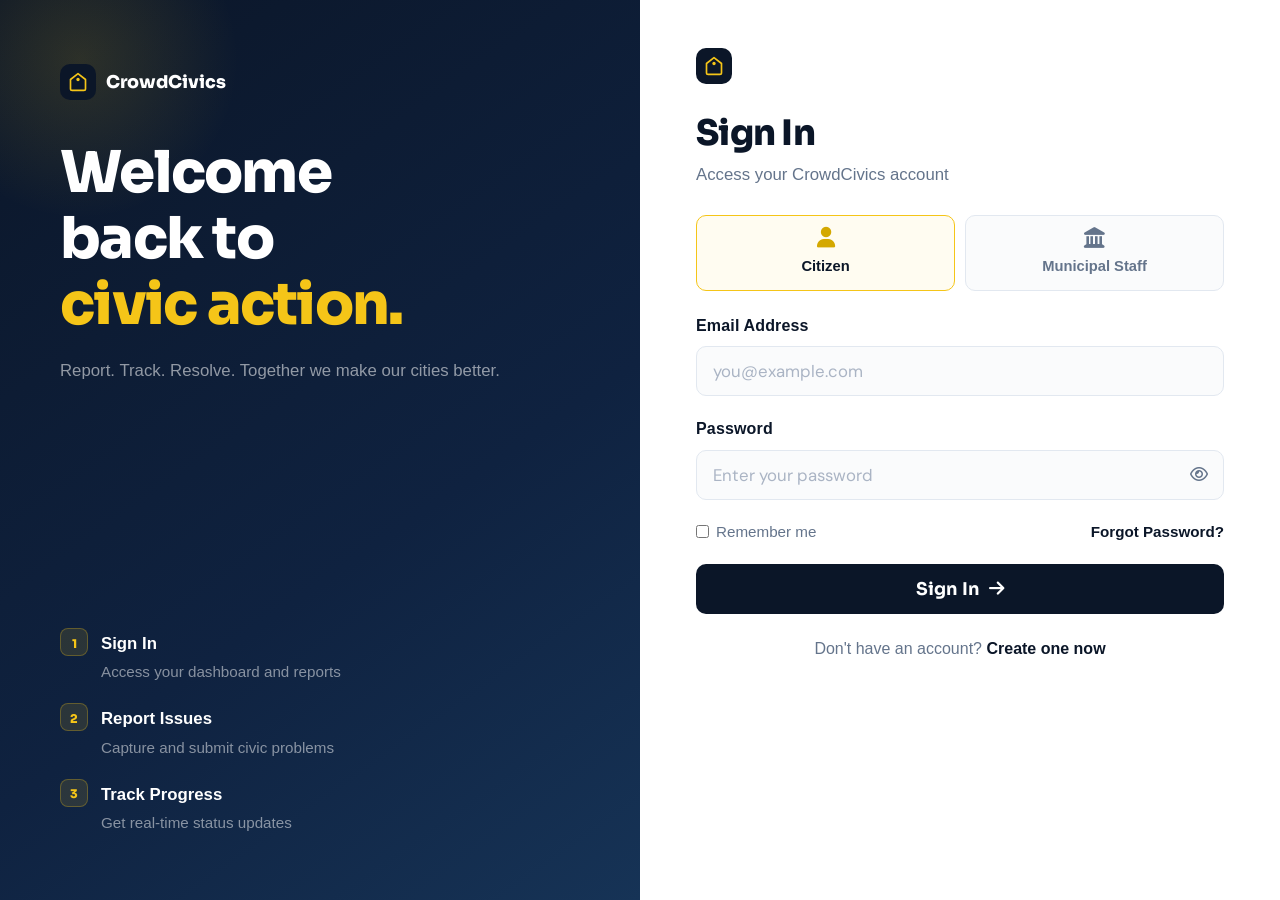
<file: login.html>
<!DOCTYPE html>
<html lang="en">
<head>
  <meta charset="UTF-8">
  <meta name="viewport" content="width=device-width, initial-scale=1.0">
  <title>Login – CrowdCivics</title>
  <link rel="icon" type="image/png" href="favicon.png">
  <link rel="stylesheet" href="https://cdnjs.cloudflare.com/ajax/libs/font-awesome/6.4.0/css/all.min.css">
  <link rel="stylesheet" href="styles.css">
  <link rel="stylesheet" href="auth.css">
</head>
<body class="auth-bg">

  <div class="auth-wrapper">
    <div class="auth-split">

      <!-- Left panel -->
      <div class="auth-left">
        <div class="auth-left-glow"></div>
        <div class="auth-left-top">
          <a href="index.html" class="auth-brand">
            <div class="brand-mark">
              <svg viewBox="0 0 24 24" fill="none" width="20" height="20">
                <path d="M3 9l9-7 9 7v11a2 2 0 01-2 2H5a2 2 0 01-2-2z" stroke="#f5c518" stroke-width="2" stroke-linejoin="round"/>
                <circle cx="12" cy="9" r="2" fill="#f5c518"/>
              </svg>
            </div>
            <span style="font-family:var(--font-head);font-weight:800;font-size:1.1rem;color:#fff;">CrowdCivics</span>
          </a>
          <h2>Welcome<br>back to<br><em>civic action.</em></h2>
          <p>Report. Track. Resolve. Together we make our cities better.</p>
        </div>
        <div class="auth-steps">
          <div class="auth-step"><div class="step-badge">1</div><div><strong>Sign In</strong><span>Access your dashboard and reports</span></div></div>
          <div class="auth-step"><div class="step-badge">2</div><div><strong>Report Issues</strong><span>Capture and submit civic problems</span></div></div>
          <div class="auth-step"><div class="step-badge">3</div><div><strong>Track Progress</strong><span>Get real-time status updates</span></div></div>
        </div>
      </div>

      <!-- Right form panel -->
      <div class="auth-right">
        <div class="auth-logo-row">
          <div class="brand-mark">
            <svg viewBox="0 0 24 24" fill="none" width="20" height="20">
              <path d="M3 9l9-7 9 7v11a2 2 0 01-2 2H5a2 2 0 01-2-2z" stroke="#f5c518" stroke-width="2" stroke-linejoin="round"/>
              <circle cx="12" cy="9" r="2" fill="#f5c518"/>
            </svg>
          </div>
        </div>
        <h3>Sign In</h3>
        <p class="auth-tagline">Access your CrowdCivics account</p>

        <!-- User type -->
        <div class="user-type-row">
          <div class="user-type-opt active" id="typeCustomer" onclick="selectType('customer')">
            <i class="fas fa-user"></i>
            <span>Citizen</span>
          </div>
          <div class="user-type-opt" id="typeStaff" onclick="selectType('staff')">
            <i class="fas fa-landmark"></i>
            <span>Municipal Staff</span>
          </div>
        </div>

        <form id="loginForm" onsubmit="handleLogin(event)">
          <div class="form-field">
            <label for="loginEmail" id="loginEmailLabel">Email Address</label>
            <input type="email" id="loginEmail" placeholder="you@example.com" required autocomplete="email">
          </div>
          <div class="form-field" style="position:relative;">
            <label for="loginPassword">Password</label>
            <input type="password" id="loginPassword" placeholder="Enter your password" required>
            <button type="button" class="pw-toggle" id="pwToggle" onclick="togglePassword('loginPassword','pwToggle')">
              <i class="far fa-eye"></i>
            </button>
          </div>
          <div class="auth-options-row">
            <label class="remember-label"><input type="checkbox" id="remember"> Remember me</label>
            <a href="forgot-password.html" class="forgot-link">Forgot Password?</a>
          </div>
          <button type="submit" class="auth-submit-btn">
            Sign In <i class="fas fa-arrow-right"></i>
          </button>
          <div id="loginMessage" class="auth-message" style="display:none;margin-top:14px;"></div>
        </form>

        <p class="auth-switch">Don't have an account? <a href="register.html">Create one now</a></p>
      </div>

    </div>
  </div>

  <script src="main.js"></script>
</body>
</html>
</file>
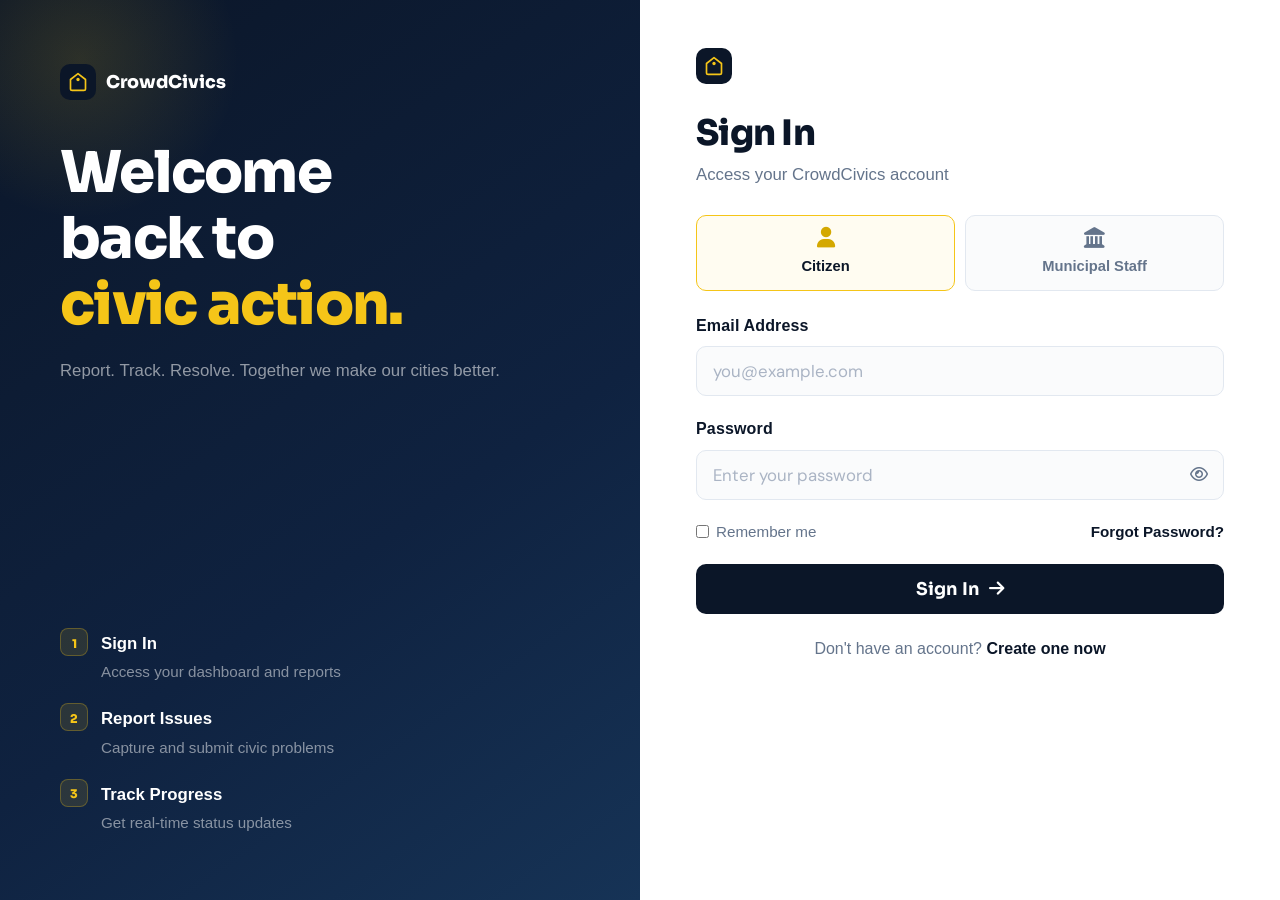
<file: profile-admin.html>
<!DOCTYPE html>
<html lang="en">
<head>
  <meta charset="UTF-8">
  <meta name="viewport" content="width=device-width, initial-scale=1.0">
  <title>Admin Profile – CrowdCivics</title>
  <link rel="icon" type="image/png" href="favicon.png">
  <link rel="stylesheet" href="https://cdnjs.cloudflare.com/ajax/libs/font-awesome/6.4.0/css/all.min.css">
  <link rel="stylesheet" href="styles.css">
  <link rel="stylesheet" href="dashboard.css">
  <link rel="stylesheet" href="profile.css">
</head>
<body>

  <!-- ── NAVBAR ── -->
  <nav class="dash-nav">
    <div class="dash-nav-left">
      <a href="index.html" class="dash-brand">
        <span class="dash-brand-dot"></span>CrowdCivics
      </a>
      <div class="dash-greeting">Hi, <strong id="userNameHeader">Administrator</strong> 👋</div>
      <div class="dash-location" id="locationContainer">
        <i class="fas fa-map-marker-alt"></i>
        <span id="locationText">Detecting location...</span>
      </div>
    </div>
    <div class="dash-nav-right">
      <div class="notif-wrap">
        <button class="notif-btn" id="notifBell">
          <i class="far fa-bell"></i>
          <div class="notif-badge" id="notifBadge" style="display:none;">0</div>
        </button>
        <div class="notif-dropdown" id="notifDropdown">
          <div class="notif-head">
            <span>Notifications</span>
            <button class="notif-clear" id="notifClear">Clear All</button>
          </div>
          <div class="notif-list" id="notificationList">
            <div class="notif-empty">No new notifications</div>
          </div>
        </div>
      </div>
      <div class="dash-nav-menu-wrap">
        <button class="dash-menu-trigger" id="dashMenuTrigger" onclick="toggleDashMenu()">
          <i class="fas fa-ellipsis-v"></i>
        </button>
        <div class="dash-menu-dropdown" id="dashMenuDropdown">
          <a href="admin.html"><i class="fas fa-tools"></i> Admin Panel</a>
          <a href="profile-admin.html"><i class="fas fa-user-shield"></i> View Profile</a>
          <div class="menu-divider"></div>
          <button onclick="logout()"><i class="fas fa-sign-out-alt"></i> Logout</button>
        </div>
      </div>
    </div>
  </nav>

  <!-- ── LAYOUT ── -->
  <div class="profile-layout">

    <!-- Left: avatar card -->
    <aside class="profile-sidebar">
      <div class="profile-avatar-card">
        <div class="profile-avatar" id="profileAvatar">A</div>
        <div class="profile-name" id="profileHeaderName">Loading...</div>
        <div class="profile-email-text" id="profileEmailDisplay">—</div>
        <span class="status-pill progress" style="margin:4px 0 20px;"><i class="fas fa-shield-alt"></i> Verified Administrator</span>
      </div>

      <div class="profile-nav-card">
        <a href="#accountSection" class="profile-nav-link active"><i class="fas fa-user"></i> Account Info</a>
        <a href="#notifSection"   class="profile-nav-link"><i class="fas fa-bell"></i> Notifications</a>
        <a href="#securitySection" class="profile-nav-link"><i class="fas fa-lock"></i> Security</a>
      </div>
    </aside>

    <!-- Right: cards -->
    <main class="profile-main">

      <!-- Account Info -->
      <div class="profile-card" id="accountSection">
        <div class="profile-card-head">
          <h3><i class="fas fa-user-shield"></i> Administrator Information</h3>
        </div>
        <div class="info-row" id="row-name">
          <div class="info-icon"><i class="fas fa-user"></i></div>
          <div>
            <div class="info-label">Full Name</div>
            <div class="info-value" id="userName">Loading...</div>
            <div class="inline-input-container">
              <input type="text" class="inline-input" id="edit-name">
              <button class="btn-save-inline" onclick="saveProfileField('name')"><i class="fas fa-check"></i></button>
              <button class="btn-cancel-inline" onclick="toggleEditMode('name')"><i class="fas fa-times"></i></button>
            </div>
          </div>
          <i class="fas fa-pencil-alt edit-icon" onclick="toggleEditMode('name')"></i>
        </div>
        <div class="info-row" id="row-email">
          <div class="info-icon"><i class="fas fa-envelope"></i></div>
          <div>
            <div class="info-label">Email Address</div>
            <div class="info-value" id="userEmail">—</div>
          </div>
        </div>
        <div class="info-row" id="row-phone">
          <div class="info-icon"><i class="fas fa-phone"></i></div>
          <div>
            <div class="info-label">Mobile Number</div>
            <div class="info-value" id="userPhone">—</div>
            <div class="inline-input-container">
              <input type="tel" class="inline-input" id="edit-phone">
              <button class="btn-save-inline" onclick="saveProfileField('phone')"><i class="fas fa-check"></i></button>
              <button class="btn-cancel-inline" onclick="toggleEditMode('phone')"><i class="fas fa-times"></i></button>
            </div>
          </div>
          <i class="fas fa-pencil-alt edit-icon" onclick="toggleEditMode('phone')"></i>
        </div>
        <div class="info-row"><div class="info-icon"><i class="fas fa-id-card"></i></div><div><div class="info-label">User ID</div><div class="info-value" id="userId">—</div></div></div>
        <div class="info-row"><div class="info-icon"><i class="fas fa-building"></i></div><div><div class="info-label">Department</div><div class="info-value" id="userDept">—</div></div></div>
        <div class="info-row"><div class="info-icon"><i class="fas fa-id-badge"></i></div><div><div class="info-label">Government ID</div><div class="info-value" id="userGovId">—</div></div></div>
      </div>

      <!-- About profile -->
      <div class="profile-card about-card">
        <p>This administrator profile grants you access to view and manage civic issues reported by citizens. Your actions within the portal are linked to this official account.</p>
        <p style="margin:0;">Keep your credentials secure and ensure your contact details are up to date for official communication.</p>
      </div>

      <!-- Notifications -->
      <div class="profile-card" id="notifSection">
        <div class="profile-card-head"><h3><i class="fas fa-bell"></i> Notification Preferences</h3></div>
        <div class="pref-row">
          <div class="pref-info">
            <div class="pref-label">Email updates for status changes</div>
            <div class="pref-desc">Get emailed when an issue moves from pending to resolved</div>
          </div>
          <label class="toggle-switch"><input type="checkbox" id="prefEmailUpdates" checked><div class="toggle-track"></div></label>
        </div>
        <div class="pref-row">
          <div class="pref-info">
            <div class="pref-label">SMS alerts for urgent civic alerts</div>
            <div class="pref-desc">Receive text messages for urgent issues in the area</div>
          </div>
          <label class="toggle-switch"><input type="checkbox" id="prefSmsAlerts" checked><div class="toggle-track"></div></label>
        </div>
        <div class="pref-row">
          <div class="pref-info">
            <div class="pref-label">Monthly CrowdCivics newsletter</div>
            <div class="pref-desc">City updates, tips, and platform announcements</div>
          </div>
          <label class="toggle-switch"><input type="checkbox" id="prefNewsletter"><div class="toggle-track"></div></label>
        </div>
        <div class="pref-row" style="border:none;padding-bottom:0;">
          <div class="pref-info">
            <div class="pref-label">Browser push notifications</div>
            <div class="pref-desc">Real-time alerts directly in your browser</div>
          </div>
          <label class="toggle-switch"><input type="checkbox" id="prefPush" checked><div class="toggle-track"></div></label>
        </div>
        <button class="btn-save" id="savePreferencesBtn" onclick="savePreferences()">
          <i class="fas fa-save"></i> Save Preferences
        </button>
        <div id="prefMessage" class="inline-msg" style="display:none;"></div>
      </div>

      <!-- Security -->
      <div class="profile-card" id="securitySection">
        <div class="profile-card-head"><h3><i class="fas fa-lock"></i> Security — Update Password</h3></div>
        <form id="updatePasswordForm" onsubmit="event.preventDefault(); updatePassword();" style="max-width:400px;">
          <div class="form-field" style="position:relative;">
            <label for="currentPassword">Current Password</label>
            <input type="password" id="currentPassword" placeholder="Enter current password" required>
            <button type="button" class="pw-toggle" id="toggle-curr" onclick="togglePassword('currentPassword','toggle-curr')">
              <i class="far fa-eye"></i>
            </button>
          </div>
          <div class="form-field" style="position:relative;">
            <label for="newUpdatePassword">New Password</label>
            <input type="password" id="newUpdatePassword" placeholder="Enter new password (min 6 chars)" required minlength="6">
            <button type="button" class="pw-toggle" id="toggle-new" onclick="togglePassword('newUpdatePassword','toggle-new')">
              <i class="far fa-eye"></i>
            </button>
          </div>
          <div class="form-field" style="position:relative;">
            <label for="confirmUpdatePassword">Confirm New Password</label>
            <input type="password" id="confirmUpdatePassword" placeholder="Confirm new password" required>
            <button type="button" class="pw-toggle" id="toggle-conf" onclick="togglePassword('confirmUpdatePassword','toggle-conf')">
              <i class="far fa-eye"></i>
            </button>
          </div>
          <button type="submit" class="btn-save" id="updatePasswordBtn">
            <i class="fas fa-key"></i> Update Password
          </button>
          <div id="passwordUpdateMessage" class="inline-msg" style="display:none;margin-top:12px;"></div>
        </form>
      </div>

      <div id="message" class="page-message" style="display:none;"></div>
    </main>
  </div>



  <!-- ── FOOTER ── -->
  <footer class="footer">
    <div class="footer-content">
      <div class="footer-brand">
        <div class="logo-text">Crowd<span>Civics</span></div>
        <p style="color: #a0aec0; margin-top: 1rem; line-height: 1.6;">Official Administrator Portal for civic management and citizen collaboration.</p>
        <div class="social-links" style="margin-top: 1.5rem; display: flex; gap: 1rem;">
          <a href="#" style="color: var(--p1-gold); font-size: 1.2rem;"><i class="fab fa-facebook-f"></i></a>
          <a href="#" style="color: var(--p1-gold); font-size: 1.2rem;"><i class="fab fa-twitter"></i></a>
          <a href="#" style="color: var(--p1-gold); font-size: 1.2rem;"><i class="fab fa-instagram"></i></a>
          <a href="#" style="color: var(--p1-gold); font-size: 1.2rem;"><i class="fab fa-linkedin-in"></i></a>
        </div>
      </div>
      <div>
        <h3 class="footer-title">Quick Links</h3>
        <ul class="footer-links">
          <li><a href="admin.html">Admin Dashboard</a></li>
          <li><a href="profile-admin.html">View Profile</a></li>
          <li><a href="#" onclick="logout()">Logout</a></li>
        </ul>
      </div>
      <div>
        <h3 class="footer-title">Resources</h3>
        <ul class="footer-links">
          <li><a href="#">Internal Support</a></li>
          <li><a href="#">Admin Policies</a></li>
          <li><a href="#">System Status</a></li>
        </ul>
      </div>
      <div>
        <h3 class="footer-title">Contact Us</h3>
        <ul class="footer-links">
          <li><a href="mailto:support@crowdcivics.com"><i class="fas fa-envelope"
                style="margin-right: 8px;"></i> support@crowdcivics.com</a></li>
          <li><a href="#"><i class="fas fa-map-marker-alt" style="margin-right: 8px;"></i> 123 Civic Plaza,
              Metropolis</a></li>
          <li><a href="#"><i class="fas fa-phone" style="margin-right: 8px;"></i> +1 (555) 999-0000</a></li>
        </ul>
      </div>
    </div>
    <div class="footer-bottom">
      <p>&copy; 2024 CrowdCivics. Official Use Only.</p>
      <p style="margin-top: 8px;"><a href="#">v1.2.0</a></p>
    </div>
  </footer>

  <script src="main.js"></script>
  <script>
    document.addEventListener('DOMContentLoaded', () => {
        // Shared profile loading from main.js
        loadProfileData(); 
        
        // Final security check
        const userRole = localStorage.getItem('userRole');
        if (userRole !== 'ADMIN') {
            window.location.href = 'login.html';
        }
    });
  </script>
</body>
</html>
</file>
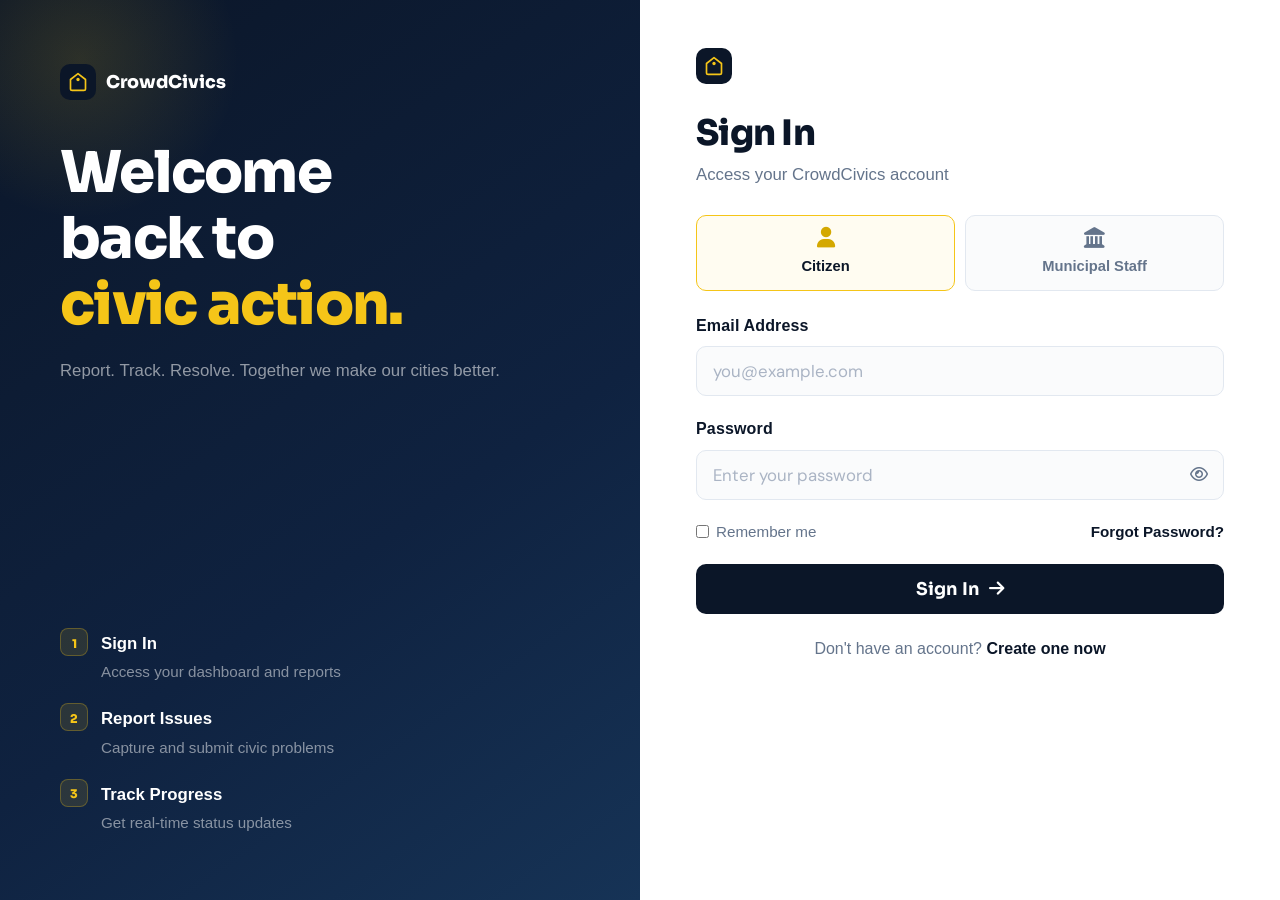
<file: profile.html>
<!DOCTYPE html>
<html lang="en">
<head>
  <meta charset="UTF-8">
  <meta name="viewport" content="width=device-width, initial-scale=1.0">
  <title>Profile – CrowdCivics</title>
  <link rel="icon" type="image/png" href="favicon.png">
  <link rel="stylesheet" href="https://cdnjs.cloudflare.com/ajax/libs/font-awesome/6.4.0/css/all.min.css">
  <link rel="stylesheet" href="styles.css">
  <link rel="stylesheet" href="dashboard.css">
  <link rel="stylesheet" href="profile.css">
</head>
<body>

  <!-- ── NAVBAR ── -->
  <nav class="dash-nav">
    <div class="dash-nav-left">
      <a href="index.html" class="dash-brand">
        <span class="dash-brand-dot"></span>CrowdCivics
      </a>
      <div class="dash-greeting">Hi, <strong id="userNameHeader">Citizen</strong> 👋</div>
      <div class="dash-location" id="locationContainer">
        <i class="fas fa-map-marker-alt"></i>
        <span id="locationText">Detecting location...</span>
      </div>
    </div>
    <div class="dash-nav-right">
      <div class="notif-wrap">
        <button class="notif-btn" id="notifBell">
          <i class="far fa-bell"></i>
          <div class="notif-badge" id="notifBadge" style="display:none;">0</div>
        </button>
        <div class="notif-dropdown" id="notifDropdown">
          <div class="notif-head">
            <span>Notifications</span>
            <button class="notif-clear" id="notifClear">Clear All</button>
          </div>
          <div class="notif-list" id="notificationList">
            <div class="notif-empty">No new notifications</div>
          </div>
        </div>
      </div>
      <div class="dash-nav-menu-wrap">
        <button class="dash-menu-trigger" id="dashMenuTrigger" onclick="toggleDashMenu()">
          <i class="fas fa-ellipsis-v"></i>
        </button>
        <div class="dash-menu-dropdown" id="dashMenuDropdown">
          <a href="dashboard.html"><i class="fas fa-house"></i> Dashboard</a>
          <a href="report.html"><i class="fas fa-plus"></i> Report Issue</a>
          <a href="profile.html"><i class="fas fa-user-circle"></i> View Profile</a>
          <div class="menu-divider"></div>
          <button onclick="logout()"><i class="fas fa-sign-out-alt"></i> Logout</button>
        </div>
      </div>
    </div>
  </nav>

  <!-- ── LAYOUT ── -->
  <div class="profile-layout">

    <!-- Left: avatar card -->
    <aside class="profile-sidebar">

      <div class="profile-avatar-card">
        <div class="profile-avatar" id="profileAvatar">?</div>
        <div class="profile-name" id="profileHeaderName">Loading...</div>
        <div class="profile-email-text" id="profileEmailDisplay">—</div>
        <span class="status-pill resolved" style="margin:4px 0 20px;"><i class="fas fa-check"></i> Verified Citizen</span>
        <div class="profile-mini-stats">
          <div class="mini-stat"><div class="mini-stat-num" id="stat-total">—</div><div class="mini-stat-label">Reports</div></div>
          <div class="mini-stat"><div class="mini-stat-num" id="stat-resolved">—</div><div class="mini-stat-label">Resolved</div></div>
          <div class="mini-stat"><div class="mini-stat-num" id="stat-rate">—</div><div class="mini-stat-label">Rate</div></div>
        </div>
      </div>

      <div class="profile-nav-card">
        <a href="#accountSection" class="profile-nav-link active"><i class="fas fa-user"></i> Account Info</a>
        <a href="#notifSection"   class="profile-nav-link"><i class="fas fa-bell"></i> Notifications</a>
        <a href="#securitySection" class="profile-nav-link"><i class="fas fa-lock"></i> Security</a>
      </div>
    </aside>

    <!-- Right: cards -->
    <main class="profile-main">

      <!-- Account Info -->
      <div class="profile-card" id="accountSection">
        <div class="profile-card-head">
          <h3><i class="fas fa-user"></i> Account Information</h3>
        </div>
        <div class="info-row" id="row-name">
          <div class="info-icon"><i class="fas fa-user"></i></div>
          <div>
            <div class="info-label">Full Name</div>
            <div class="info-value" id="userName">Loading...</div>
            <div class="inline-input-container">
              <input type="text" class="inline-input" id="edit-name">
              <button class="btn-save-inline" onclick="saveProfileField('name')"><i class="fas fa-check"></i></button>
              <button class="btn-cancel-inline" onclick="toggleEditMode('name')"><i class="fas fa-times"></i></button>
            </div>
          </div>
          <i class="fas fa-pencil-alt edit-icon" onclick="toggleEditMode('name')"></i>
        </div>
        <div class="info-row" id="row-email">
          <div class="info-icon"><i class="fas fa-envelope"></i></div>
          <div>
            <div class="info-label">Email Address</div>
            <div class="info-value" id="userEmail">—</div>
          </div>
        </div>
        <div class="info-row" id="row-phone">
          <div class="info-icon"><i class="fas fa-phone"></i></div>
          <div>
            <div class="info-label">Mobile Number</div>
            <div class="info-value" id="userPhone">—</div>
            <div class="inline-input-container">
              <input type="tel" class="inline-input" id="edit-phone">
              <button class="btn-save-inline" onclick="saveProfileField('phone')"><i class="fas fa-check"></i></button>
              <button class="btn-cancel-inline" onclick="toggleEditMode('phone')"><i class="fas fa-times"></i></button>
            </div>
          </div>
          <i class="fas fa-pencil-alt edit-icon" onclick="toggleEditMode('phone')"></i>
        </div>
        <div class="info-row"><div class="info-icon"><i class="fas fa-id-card"></i></div><div><div class="info-label">User ID</div><div class="info-value" id="userId">—</div></div></div>
      </div>

      <!-- About profile -->
      <div class="profile-card about-card">
        <p>Your profile is used to attach your name and contact information to civic issues you report. Municipal staff use this to follow up for more details.</p>
        <p style="margin:0;">All issues you submit are automatically linked to the name, email, and phone shown above.</p>
      </div>

      <!-- Notifications -->
      <div class="profile-card" id="notifSection">
        <div class="profile-card-head"><h3><i class="fas fa-bell"></i> Notification Preferences</h3></div>
        <div class="pref-row">
          <div class="pref-info">
            <div class="pref-label">Email updates for status changes</div>
            <div class="pref-desc">Get emailed when your issue moves from pending to resolved</div>
          </div>
          <label class="toggle-switch"><input type="checkbox" id="prefEmailUpdates" checked><div class="toggle-track"></div></label>
        </div>
        <div class="pref-row">
          <div class="pref-info">
            <div class="pref-label">SMS alerts for urgent civic alerts</div>
            <div class="pref-desc">Receive text messages for urgent issues in your area</div>
          </div>
          <label class="toggle-switch"><input type="checkbox" id="prefSmsAlerts" checked><div class="toggle-track"></div></label>
        </div>
        <div class="pref-row">
          <div class="pref-info">
            <div class="pref-label">Monthly CrowdCivics newsletter</div>
            <div class="pref-desc">City updates, tips, and platform announcements</div>
          </div>
          <label class="toggle-switch"><input type="checkbox" id="prefNewsletter"><div class="toggle-track"></div></label>
        </div>
        <div class="pref-row" style="border:none;padding-bottom:0;">
          <div class="pref-info">
            <div class="pref-label">Browser push notifications</div>
            <div class="pref-desc">Real-time alerts directly in your browser</div>
          </div>
          <label class="toggle-switch"><input type="checkbox" id="prefPush" checked><div class="toggle-track"></div></label>
        </div>
        <button class="btn-save" id="savePreferencesBtn" onclick="savePreferences()">
          <i class="fas fa-save"></i> Save Preferences
        </button>
        <div id="prefMessage" class="inline-msg" style="display:none;"></div>
      </div>

      <!-- Security -->
      <div class="profile-card" id="securitySection">
        <div class="profile-card-head"><h3><i class="fas fa-lock"></i> Security — Update Password</h3></div>
        <form id="updatePasswordForm" onsubmit="event.preventDefault(); updatePassword();" style="max-width:400px;">
          <div class="form-field" style="position:relative;">
            <label for="currentPassword">Current Password</label>
            <input type="password" id="currentPassword" placeholder="Enter current password" required>
            <button type="button" class="pw-toggle" id="toggle-curr" onclick="togglePassword('currentPassword','toggle-curr')">
              <i class="far fa-eye"></i>
            </button>
          </div>
          <div class="form-field" style="position:relative;">
            <label for="newUpdatePassword">New Password</label>
            <input type="password" id="newUpdatePassword" placeholder="Enter new password (min 6 chars)" required minlength="6">
            <button type="button" class="pw-toggle" id="toggle-new" onclick="togglePassword('newUpdatePassword','toggle-new')">
              <i class="far fa-eye"></i>
            </button>
          </div>
          <div class="form-field" style="position:relative;">
            <label for="confirmUpdatePassword">Confirm New Password</label>
            <input type="password" id="confirmUpdatePassword" placeholder="Confirm new password" required>
            <button type="button" class="pw-toggle" id="toggle-conf" onclick="togglePassword('confirmUpdatePassword','toggle-conf')">
              <i class="far fa-eye"></i>
            </button>
          </div>
          <button type="submit" class="btn-save" id="updatePasswordBtn">
            <i class="fas fa-key"></i> Update Password
          </button>
          <div id="passwordUpdateMessage" class="inline-msg" style="display:none;margin-top:12px;"></div>
        </form>
      </div>

      <div id="message" class="page-message" style="display:none;"></div>
    </main>
  </div>

  <!-- Chat widget -->
  <div class="chat-widget">
    <div class="chat-fab">
      <button class="chat-fab-btn" id="chatToggle"><i class="fas fa-comment-dots"></i></button>
    </div>
    <div id="chatWindow" class="chat-window" style="display:none;">
      <div class="chat-header-bar">
        <span>CrowdCivics Assistant</span>
        <button id="chatClose" class="chat-close-btn">&times;</button>
      </div>
      <div id="chatMessages" class="chat-messages"></div>
      <form id="chatForm" class="chat-form-bar">
        <input id="chatInput" type="text" class="chat-input" placeholder="Ask about your account or reports..." autocomplete="off">
        <button type="submit" class="chat-send-btn">Send</button>
      </form>
    </div>
  </div>

  <!-- ── FOOTER ── -->
  <footer class="footer">
    <div class="footer-content">
      <div class="footer-brand">
        <div class="logo-text">Crowd<span>Civics</span></div>
        <p style="color: #a0aec0; margin-top: 1rem; line-height: 1.6;">Empowering citizens to build better
          cities together through transparency and collaboration.</p>
        <div class="social-links" style="margin-top: 1.5rem; display: flex; gap: 1rem;">
          <a href="#" style="color: var(--p1-gold); font-size: 1.2rem;"><i class="fab fa-facebook-f"></i></a>
          <a href="#" style="color: var(--p1-gold); font-size: 1.2rem;"><i class="fab fa-twitter"></i></a>
          <a href="#" style="color: var(--p1-gold); font-size: 1.2rem;"><i class="fab fa-instagram"></i></a>
          <a href="#" style="color: var(--p1-gold); font-size: 1.2rem;"><i class="fab fa-linkedin-in"></i></a>
        </div>
      </div>
      <div>
        <h3 class="footer-title">Quick Links</h3>
        <ul class="footer-links">
          <li><a href="index.html">Home</a></li>
          <li><a href="#about">About Us</a></li>
          <li><a href="login.html">Sign In</a></li>
          <li><a href="register.html">Get Started</a></li>
        </ul>
      </div>
      <div>
        <h3 class="footer-title">Resources</h3>
        <ul class="footer-links">
          <li><a href="#">Help Center</a></li>
          <li><a href="#">Privacy Policy</a></li>
          <li><a href="#">Terms of Service</a></li>
          <li><a href="#">Community Guidelines</a></li>
        </ul>
      </div>
      <div>
        <h3 class="footer-title">Contact Us</h3>
        <ul class="footer-links">
          <li><a href="mailto:support@crowdcivics.com"><i class="fas fa-envelope"
                style="margin-right: 8px;"></i> support@crowdcivics.com</a></li>
          <li><a href="#"><i class="fas fa-map-marker-alt" style="margin-right: 8px;"></i> 123 Civic Plaza,
              Metropolis</a></li>
          <li><a href="#"><i class="fas fa-phone" style="margin-right: 8px;"></i> +1 (555) 123-4567</a></li>
        </ul>
      </div>
    </div>
    <div class="footer-bottom">
      <p>&copy; 2024 CrowdCivics. All rights reserved.</p>
    </div>
  </footer>

  <script src="main.js"></script>
</body>
</html>
</file>
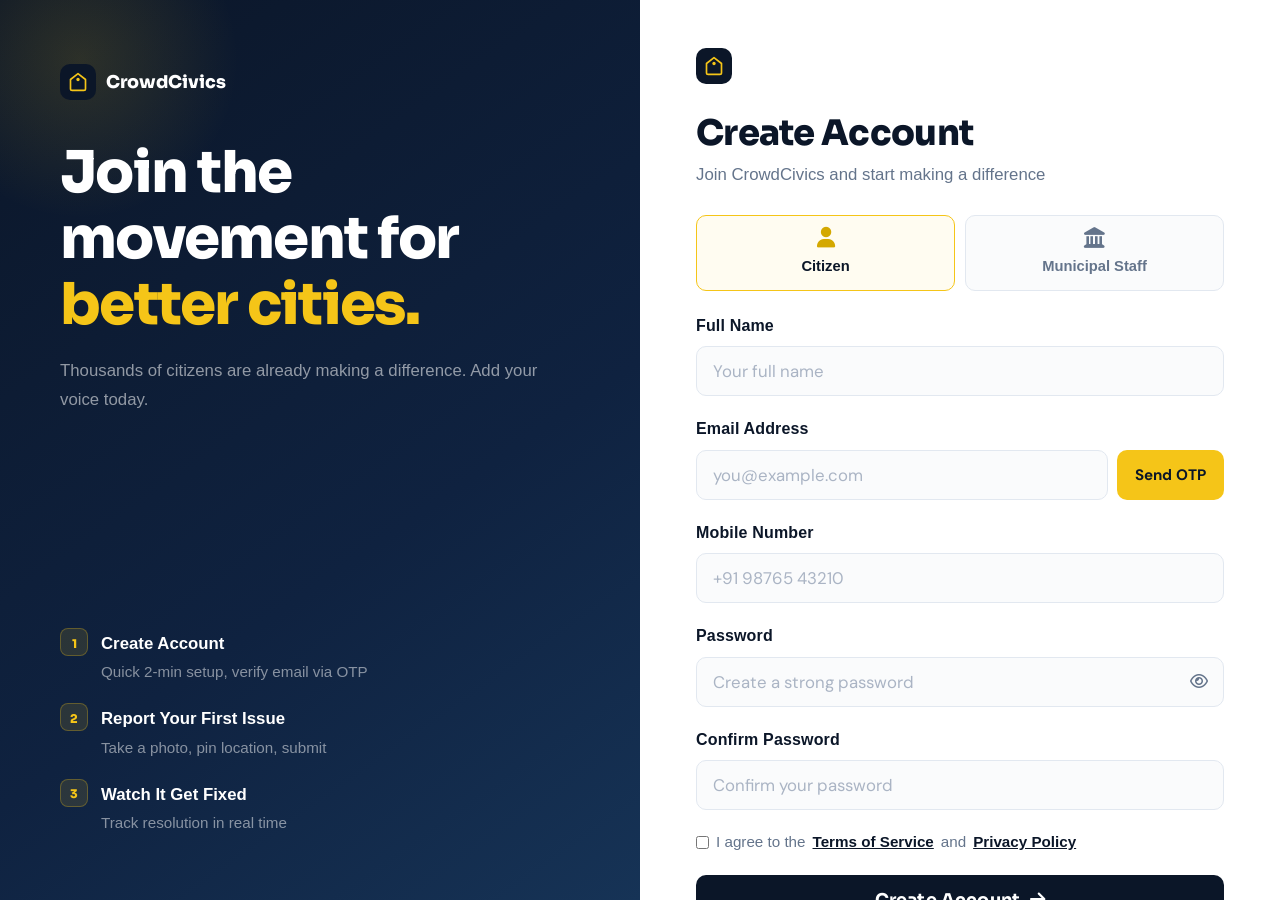
<file: register.html>
<!DOCTYPE html>
<html lang="en">
<head>
  <meta charset="UTF-8">
  <meta name="viewport" content="width=device-width, initial-scale=1.0">
  <title>Register – CrowdCivics</title>
  <link rel="icon" type="image/png" href="favicon.png">
  <link rel="stylesheet" href="https://cdnjs.cloudflare.com/ajax/libs/font-awesome/6.4.0/css/all.min.css">
  <link rel="stylesheet" href="styles.css">
  <link rel="stylesheet" href="auth.css">
</head>
<body class="auth-bg">

    <div class="auth-split">

      <!-- Left panel -->
      <div class="auth-left">
        <div class="auth-left-glow"></div>
        <div class="auth-left-top">
          <a href="index.html" class="auth-brand">
            <div class="brand-mark">
              <svg viewBox="0 0 24 24" fill="none" width="20" height="20">
                <path d="M3 9l9-7 9 7v11a2 2 0 01-2 2H5a2 2 0 01-2-2z" stroke="#f5c518" stroke-width="2" stroke-linejoin="round"/>
                <circle cx="12" cy="9" r="2" fill="#f5c518"/>
              </svg>
            </div>
            <span style="font-family:var(--font-head);font-weight:800;font-size:1.1rem;color:#fff;">CrowdCivics</span>
          </a>
          <h2>Join the<br>movement for<br><em>better cities.</em></h2>
          <p>Thousands of citizens are already making a difference. Add your voice today.</p>
        </div>
        <div class="auth-steps">
          <div class="auth-step"><div class="step-badge">1</div><div><strong>Create Account</strong><span>Quick 2-min setup, verify email via OTP</span></div></div>
          <div class="auth-step"><div class="step-badge">2</div><div><strong>Report Your First Issue</strong><span>Take a photo, pin location, submit</span></div></div>
          <div class="auth-step"><div class="step-badge">3</div><div><strong>Watch It Get Fixed</strong><span>Track resolution in real time</span></div></div>
        </div>
      </div>

      <!-- Right form panel -->
      <div class="auth-right">
        <div class="auth-logo-row">
          <div class="brand-mark">
            <svg viewBox="0 0 24 24" fill="none" width="20" height="20">
              <path d="M3 9l9-7 9 7v11a2 2 0 01-2 2H5a2 2 0 01-2-2z" stroke="#f5c518" stroke-width="2" stroke-linejoin="round"/>
              <circle cx="12" cy="9" r="2" fill="#f5c518"/>
            </svg>
          </div>
        </div>
        <h3>Create Account</h3>
        <p class="auth-tagline">Join CrowdCivics and start making a difference</p>

        <div id="registerMessage" class="auth-message" style="display:none;"></div>

        <!-- User type -->
        <div class="user-type-row">
          <div class="user-type-opt active" id="typeCustomer" onclick="selectType('customer')">
            <i class="fas fa-user"></i><span>Citizen</span>
          </div>
          <div class="user-type-opt" id="typeStaff" onclick="selectType('staff')">
            <i class="fas fa-landmark"></i><span>Municipal Staff</span>
          </div>
        </div>

        <!-- Admin ID (shown for staff) -->
        <div class="form-field admin-id-group" id="adminIdGroup">
          <label for="adminId">Government Unique ID</label>
          <input type="text" id="adminId" placeholder="Enter your 8-digit Government ID">
        </div>

        <div class="form-field admin-id-group" id="adminDeptGroup">
          <label for="adminDept">Department</label>
          <select id="adminDept">
            <option value="" disabled selected>Select Department</option>
            <option value="Roads & Transport">Roads & Transport</option>
            <option value="Water Supply">Water Supply</option>
            <option value="Electricity & Streetlights">Electricity & Streetlights</option>
            <option value="Waste Management">Waste Management</option>
            <option value="Parks & Horticulture">Parks & Horticulture</option>
            <option value="Health & Sanitation">Health & Sanitation</option>
            <option value="Other">Other</option>
          </select>
        </div>

        <form id="registerForm" onsubmit="handleRegister(event)">
          <div class="form-field">
            <label for="registerName">Full Name</label>
            <input type="text" id="registerName" placeholder="Your full name" required>
          </div>

          <div class="form-field">
            <label for="registerEmail">Email Address</label>
            <div class="otp-row">
              <input type="email" id="registerEmail" placeholder="you@example.com" required>
              <button type="button" class="btn-otp" id="sendOtpBtn" onclick="sendOtp()">Send OTP</button>
            </div>
          </div>

          <!-- OTP input (hidden until sent) -->
          <div class="form-field" id="otpGroup" style="display:none;">
            <label for="otpInput">Enter OTP</label>
            <input type="text" id="otpInput" placeholder="Enter 6-digit OTP" maxlength="6">
            <small style="font-size:0.75rem;color:var(--slate);margin-top:5px;display:block;">Check your email inbox for the OTP</small>
          </div>

          <div class="form-field">
            <label for="mobileNumber">Mobile Number</label>
            <input type="tel" id="mobileNumber" placeholder="+91 98765 43210" required>
          </div>

          <div class="form-field" style="position:relative;">
            <label for="registerPassword">Password</label>
            <input type="password" id="registerPassword" placeholder="Create a strong password" required minlength="6">
            <button type="button" class="pw-toggle" id="pwToggle1" onclick="togglePassword('registerPassword','pwToggle1')">
              <i class="far fa-eye"></i>
            </button>
          </div>

          <div class="form-field">
            <label for="confirmPassword">Confirm Password</label>
            <input type="password" id="confirmPassword" placeholder="Confirm your password" required>
          </div>

          <label class="remember-label" style="margin-bottom:20px;">
            <input type="checkbox" id="termsAgreement" required>
            I agree to the <a href="#" style="color:var(--navy);font-weight:700;">Terms of Service</a> and <a href="#" style="color:var(--navy);font-weight:700;">Privacy Policy</a>
          </label>

          <button type="submit" class="auth-submit-btn" id="registerBtn">
            Create Account <i class="fas fa-arrow-right"></i>
          </button>
        </form>

        <p class="auth-switch">Already have an account? <a href="login.html">Sign in here</a></p>
      </div>

    </div>

  <script src="main.js"></script>
</body>
</html>
</file>
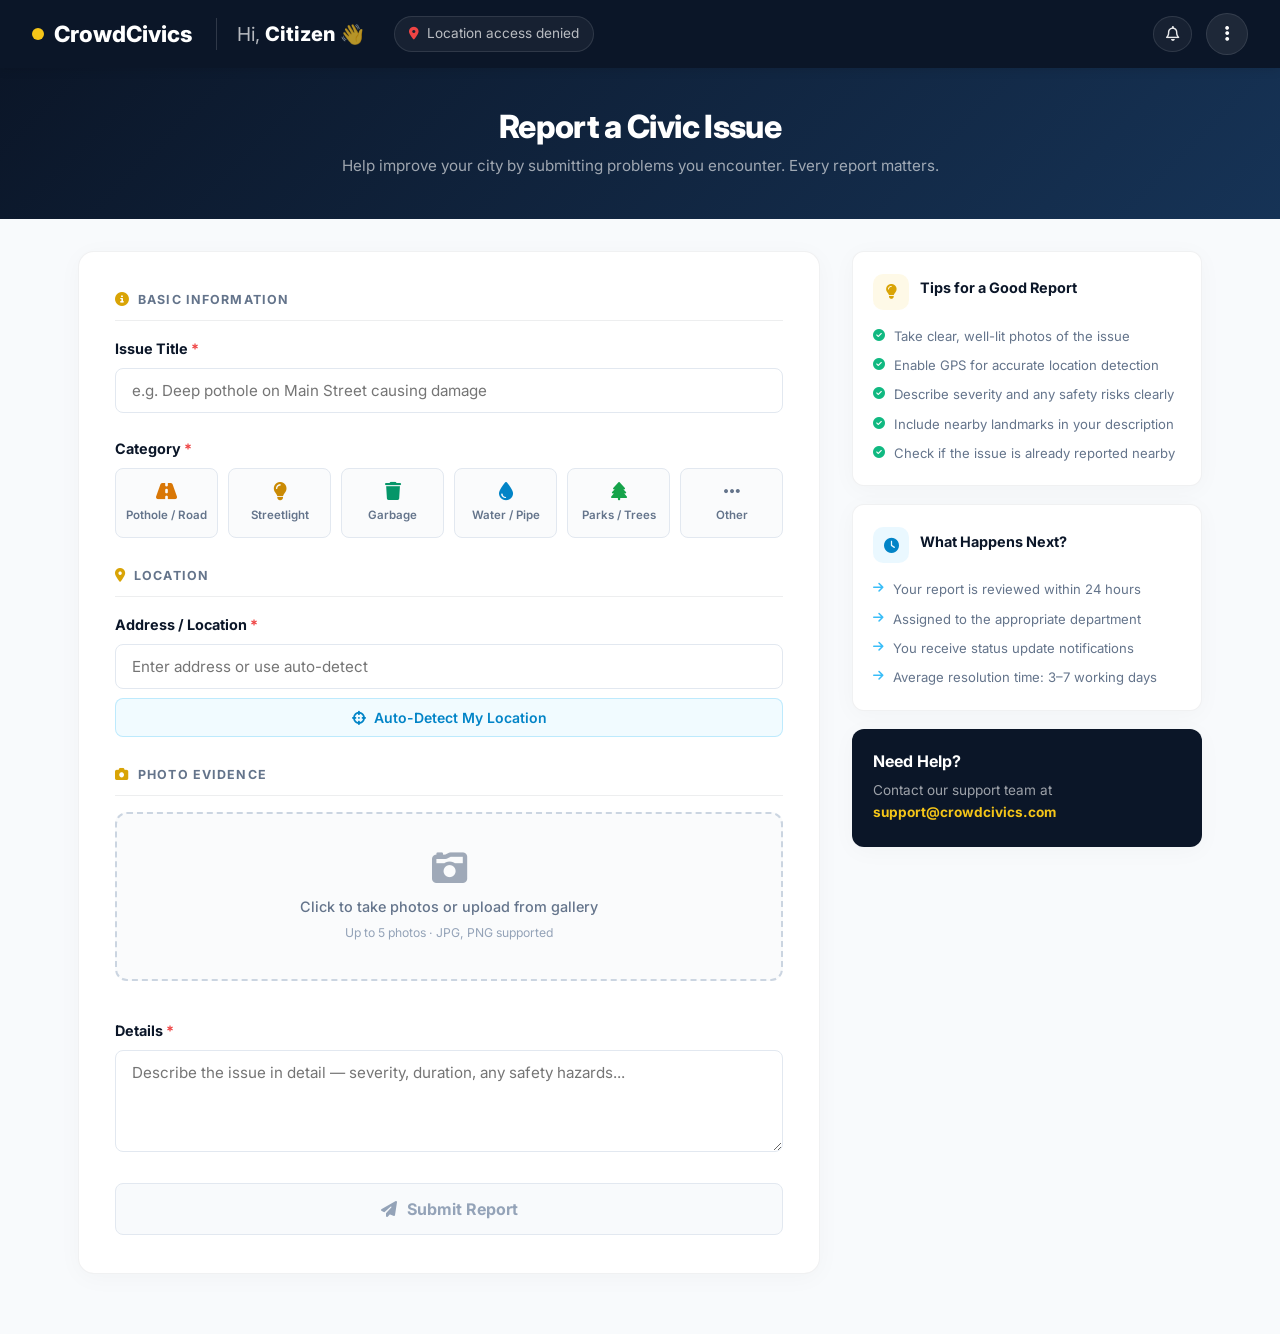
<file: report.html>
<!DOCTYPE html>
<html lang="en">
<head>
  <meta charset="UTF-8">
  <meta name="viewport" content="width=device-width, initial-scale=1.0">
  <title>Report Issue – CrowdCivics</title>
  <link rel="icon" type="image/png" href="favicon.png">
  <link rel="stylesheet" href="https://cdnjs.cloudflare.com/ajax/libs/font-awesome/6.4.0/css/all.min.css">
  <link href="https://fonts.googleapis.com/css2?family=Inter:wght@400;500;600;700;800&display=swap" rel="stylesheet">
  <link rel="stylesheet" href="styles.css">
  <link rel="stylesheet" href="dashboard.css">
  <link rel="stylesheet" href="report.css">
</head>
<body>

  <!-- ── NAVBAR ── -->
  <nav class="dash-nav">
    <div class="dash-nav-left">
      <a href="index.html" class="dash-brand">
        <span class="dash-brand-dot"></span>CrowdCivics
      </a>
      <div class="dash-greeting">Hi, <strong id="userNameHeader">Citizen</strong> 👋</div>
      <div class="dash-location" id="locationContainer">
        <i class="fas fa-map-marker-alt"></i>
        <span id="locationText">Detecting location...</span>
      </div>
    </div>
    <div class="dash-nav-right">
      <div class="notif-wrap">
        <button class="notif-btn" id="notifBell">
          <i class="far fa-bell"></i>
          <div class="notif-badge" id="notifBadge" style="display:none;">0</div>
        </button>
        <div class="notif-dropdown" id="notifDropdown">
          <div class="notif-head">
            <span>Notifications</span>
            <button class="notif-clear" id="notifClear">Clear All</button>
          </div>
          <div class="notif-list" id="notificationList">
            <div class="notif-empty">No new notifications</div>
          </div>
        </div>
      </div>
      <div class="dash-nav-menu-wrap">
        <button class="dash-menu-trigger" id="dashMenuTrigger" onclick="toggleDashMenu()">
          <i class="fas fa-ellipsis-v"></i>
        </button>
        <div class="dash-menu-dropdown" id="dashMenuDropdown">
          <a href="dashboard.html"><i class="fas fa-house"></i> Dashboard</a>
          <a href="report.html"><i class="fas fa-plus"></i> Report Issue</a>
          <a href="profile.html"><i class="fas fa-user-circle"></i> View Profile</a>
          <div class="menu-divider"></div>
          <button onclick="logout()"><i class="fas fa-sign-out-alt"></i> Logout</button>
        </div>
      </div>
    </div>
  </nav>

  <!-- ── PAGE HEADER ── -->
  <div class="report-page-header">
    <div class="report-header-inner">
      <h1>Report a Civic Issue</h1>
      <p>Help improve your city by submitting problems you encounter. Every report matters.</p>
    </div>
  </div>

  <!-- ── LAYOUT ── -->
  <div class="report-layout">

    <!-- Form card -->
    <div class="report-form-card">

      <!-- Section: Basic Info -->
      <div class="form-section-head"><i class="fas fa-info-circle"></i> Basic Information</div>

      <div class="form-field">
        <label for="title">Issue Title <span class="required">*</span></label>
        <input type="text" id="title" name="title" placeholder="e.g. Deep pothole on Main Street causing damage" required>
      </div>

      <!-- Category picker -->
      <div class="form-field">
        <label>Category <span class="required">*</span></label>
        <div class="cat-picker">
          <div class="cat-option" data-value="POTHOLE" onclick="selectCat(this)">
            <i class="fas fa-road" style="color:#d97706;"></i><span>Pothole / Road</span>
          </div>
          <div class="cat-option" data-value="STREETLIGHT" onclick="selectCat(this)">
            <i class="fas fa-lightbulb" style="color:#ca8a04;"></i><span>Streetlight</span>
          </div>
          <div class="cat-option" data-value="GARBAGE" onclick="selectCat(this)">
            <i class="fas fa-trash" style="color:#059669;"></i><span>Garbage</span>
          </div>
          <div class="cat-option" data-value="WATER" onclick="selectCat(this)">
            <i class="fas fa-tint" style="color:#0284c7;"></i><span>Water / Pipe</span>
          </div>
          <div class="cat-option" data-value="PARKS" onclick="selectCat(this)">
            <i class="fas fa-tree" style="color:#16a34a;"></i><span>Parks / Trees</span>
          </div>
          <div class="cat-option" data-value="OTHER" onclick="selectCat(this)">
            <i class="fas fa-ellipsis-h" style="color:var(--slate);"></i><span>Other</span>
          </div>
        </div>
        <input type="hidden" id="category" name="category" required>
      </div>

      <!-- Other category text -->
      <div class="form-field" id="otherCategoryGroup" style="display:none;">
        <label for="otherCategory">Please Specify Category</label>
        <input type="text" id="otherCategory" name="otherCategory" placeholder="Enter custom category">
      </div>

      <!-- Section: Location -->
      <div class="form-section-head"><i class="fas fa-map-marker-alt"></i> Location</div>

      <div class="form-field">
        <label for="address">Address / Location <span class="required">*</span></label>
        <input type="text" id="address" name="address" placeholder="Enter address or use auto-detect">
        <button type="button" id="getLocationBtn" class="loc-btn" onclick="getLocation()">
          <i class="fas fa-crosshairs"></i> Auto-Detect My Location
        </button>
        <input type="hidden" id="latitude" name="latitude">
        <input type="hidden" id="longitude" name="longitude">
      </div>

      <!-- Section: Photos -->
      <div class="form-section-head"><i class="fas fa-camera"></i> Photo Evidence</div>

      <div class="form-field">
        <div class="upload-zone" id="dropZone" onclick="document.getElementById('fileInput').click()">
          <i class="fas fa-camera-retro"></i>
          <p>Click to take photos or upload from gallery</p>
          <span>Up to 5 photos · JPG, PNG supported</span>
        </div>
        <input type="file" id="fileInput" accept="image/*" multiple style="display:none;" onchange="handleFiles(this.files)">
        <div id="photoPreviewContainer" class="photo-preview-grid"></div>
        <input type="hidden" id="photoData" name="photoData">
      </div>

      <!-- Section: Description -->

      <div class="form-field">
        <label for="description">Details <span class="required">*</span></label>
        <textarea id="description" name="description" rows="4" placeholder="Describe the issue in detail — severity, duration, any safety hazards..." required></textarea>
      </div>

      <button type="button" class="submit-report-btn" id="submitBtn" onclick="submitReport()">
        <i class="fas fa-paper-plane"></i> Submit Report
      </button>

      <div id="message" class="page-message" style="display:none;"></div>
    </div>

    <!-- Tips sidebar -->
    <aside class="report-sidebar">
      <div class="tip-card">
        <div class="tip-card-head">
          <div class="tip-icon gold"><i class="fas fa-lightbulb"></i></div>
          <h4>Tips for a Good Report</h4>
        </div>
        <ul class="tip-list">
          <li><i class="fas fa-check-circle"></i><span>Take clear, well-lit photos of the issue</span></li>
          <li><i class="fas fa-check-circle"></i><span>Enable GPS for accurate location detection</span></li>
          <li><i class="fas fa-check-circle"></i><span>Describe severity and any safety risks clearly</span></li>
          <li><i class="fas fa-check-circle"></i><span>Include nearby landmarks in your description</span></li>
          <li><i class="fas fa-check-circle"></i><span>Check if the issue is already reported nearby</span></li>
        </ul>
      </div>

      <div class="tip-card">
        <div class="tip-card-head">
          <div class="tip-icon sky"><i class="fas fa-clock"></i></div>
          <h4>What Happens Next?</h4>
        </div>
        <ul class="tip-list">
          <li><i class="fas fa-arrow-right" style="color:var(--sky);"></i><span>Your report is reviewed within 24 hours</span></li>
          <li><i class="fas fa-arrow-right" style="color:var(--sky);"></i><span>Assigned to the appropriate department</span></li>
          <li><i class="fas fa-arrow-right" style="color:var(--sky);"></i><span>You receive status update notifications</span></li>
          <li><i class="fas fa-arrow-right" style="color:var(--sky);"></i><span>Average resolution time: 3–7 working days</span></li>
        </ul>
      </div>

      <div class="tip-card tip-card-dark">
        <h4 style="color:#fff;margin-bottom:8px;">Need Help?</h4>
        <p style="color:rgba(255,255,255,0.6);font-size:0.85rem;line-height:1.65;margin:0;">Contact our support team at<br><strong style="color:var(--gold);">support@crowdcivics.com</strong></p>
      </div>
    </aside>

  </div>

  <script src="main.js"></script>
</body>
</html>
</file>
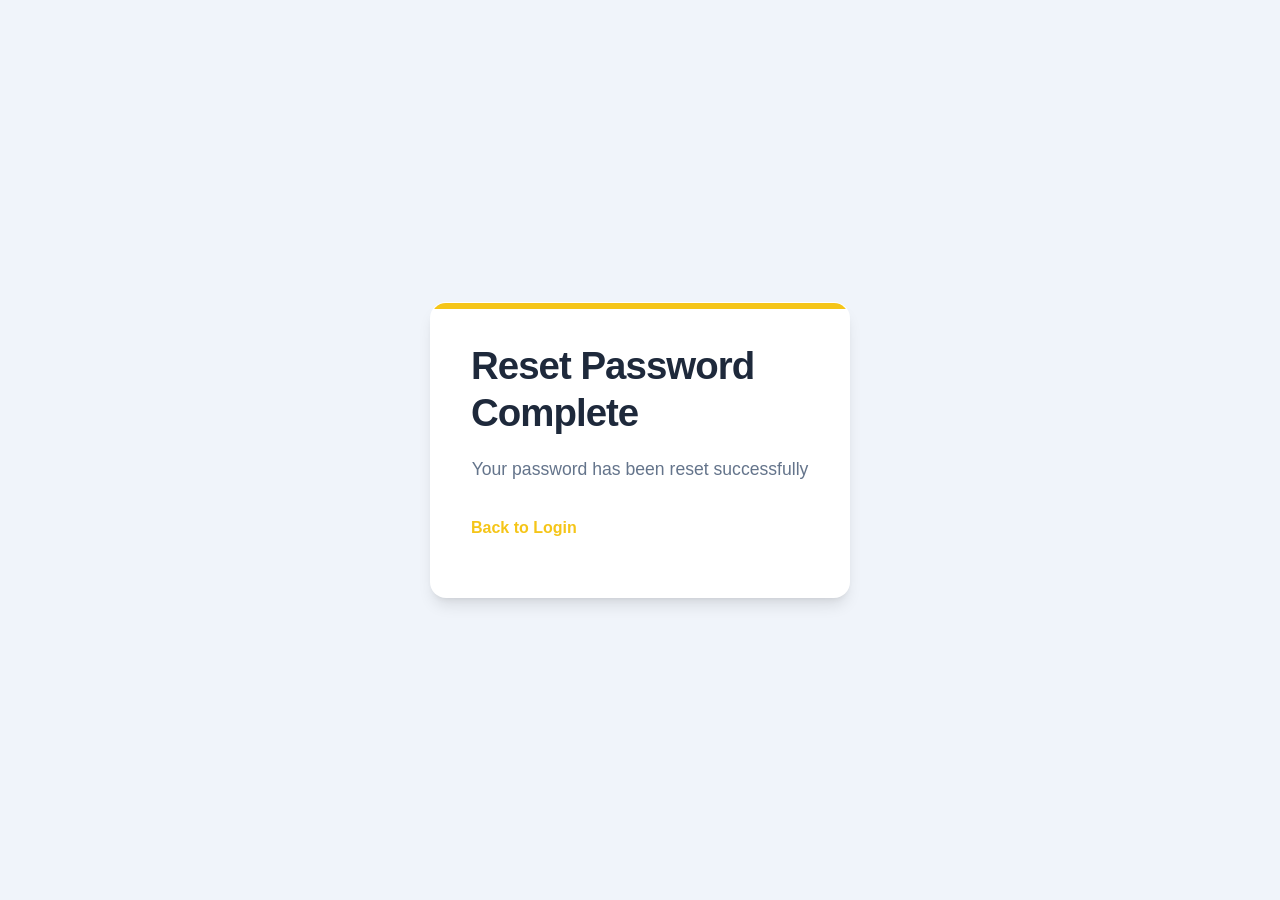
<file: reset-password.html>
<!DOCTYPE html>
<html lang="en">

<head>
    <meta charset="UTF-8">
    <meta name="viewport" content="width=device-width, initial-scale=1.0">
    <title>Reset Password - CrowdCivics</title>
    <link rel="icon" type="image/png" href="favicon.png">
    <link rel="stylesheet" href="styles.css">
</head>

<body class="auth-page">
    <div class="container">
        <div class="login-card">
            <h2>Reset Password Complete</h2>
            <p class="subtitle">Your password has been reset successfully</p>

            <div class="links">
                <p><a href="login.html"
                        style="color: var(--primary-color); font-weight: 600; text-decoration: none;">Back to Login</a>
                </p>
            </div>

            <div id="message" class="message success">
                Password reset successful! You can now login with your new password.
            </div>
        </div>
    </div>
</body>

</html>
</file>
<file: styles.css>
:root {
    --primary-color: #f5c518;
    --primary-hover: #e0b010;
    --secondary-color: #475569;
    --accent-color: #0a2635;
    --success-color: #10b981;
    --warning-color: #f59e0b;
    --danger-color: #ef4444;

    --primary-navy: #0b1628;
    --primary-gradient: #f5c518;
    --hero-gradient: linear-gradient(135deg, #0a2635 0%, #0b1628 100%);
    --card-gradient: linear-gradient(to bottom right, #ffffff, #f8fafc);

    --bg-body: #f8fafc;
    --bg-card: #ffffff;
    --text-main: #1e293b;
    --text-muted: #64748b;
    --text-light: #94a3b8;

    --radius-sm: 8px;
    --radius-md: 12px;
    --radius-lg: 16px;
    --radius-full: 9999px;

    --shadow-sm: 0 1px 2px 0 rgb(0 0 0 / 0.05);
    --shadow-md: 0 4px 6px -1px rgb(0 0 0 / 0.1), 0 2px 4px -2px rgb(0 0 0 / 0.1);
    --shadow-lg: 0 10px 15px -3px rgb(0 0 0 / 0.1), 0 4px 6px -4px rgb(0 0 0 / 0.1);
    --shadow-xl: 0 20px 25px -5px rgb(0 0 0 / 0.1), 0 8px 10px -6px rgb(0 0 0 / 0.1);

    --transition-base: all 0.3s ease;
}

* {
    margin: 0;
    padding: 0;
    box-sizing: border-box;
}

body {
    font-family: 'Inter', -apple-system, BlinkMacSystemFont, 'Segoe UI', Roboto, sans-serif;
    background-color: var(--bg-body);
    color: var(--text-main);
    line-height: 1.6;
    min-height: 100vh;
    display: flex;
    flex-direction: column;
}

.dashboard-footer {
    background: var(--primary-navy);
    color: #f8fafc;
    padding: 3rem 2rem 1rem;
    margin-top: auto;
}

.footer-content {
    display: grid;
    grid-template-columns: repeat(auto-fit, minmax(250px, 1fr));
    gap: 2rem;
    max-width: 1200px;
    margin: 0 auto 2rem;
    text-align: left;
}

.footer-section h4 {
    color: #fff;
    margin-bottom: 1rem;
    font-size: 1.1rem;
}

.footer-section p {
    color: #cbd5e1;
    font-size: 0.9rem;
    margin-bottom: 0.5rem;
}

.footer-section a {
    display: block;
    color: #cbd5e1;
    text-decoration: none;
    font-size: 0.9rem;
    margin-bottom: 0.5rem;
    transition: color 0.3s ease;
}

.footer-section a:hover {
    color: #a7f3d0;
}

.footer-bottom {
    text-align: center;
    padding-top: 1.5rem;
    border-top: 1px solid #334155;
}

.footer-bottom p {
    margin: 0;
    color: #94a3b8;
    font-size: 0.85rem;
}

.footer-bottom a {
    color: #94a3b8;
    text-decoration: none;
    transition: color 0.3s ease;
}

.footer-bottom a:hover {
    color: #fff;
}

h1,
h2,
h3,
h4,
h5,
h6 {
    color: var(--text-main);
    font-weight: 700;
    line-height: 1.2;
    margin-bottom: 0.5em;
}

h1 {
    font-size: 2.8rem;
    letter-spacing: -0.025em;
}

h2 {
    font-size: 2.4rem;
    letter-spacing: -0.025em;
}

h3 {
    font-size: 1.5rem;
}

p {
    margin-bottom: 1rem;
    color: var(--text-muted);
}

.container {
    width: 100%;
    max-width: 1280px;
    margin: 0 auto;
    padding: 0 20px;
    display: flex;
    justify-content: center;
    align-items: center;
    min-height: 100vh;
}

.card,
.login-card,
.dashboard,
.landing-page {
    background: var(--bg-card);
    border-radius: var(--radius-lg);
    box-shadow: var(--shadow-lg);
    border: 1px solid rgba(255, 255, 255, 0.5);
}

.login-card {
    padding: 2.5rem;
    width: 100%;
    max-width: 420px;
    position: relative;
    overflow: hidden;
}

.login-card::before {
    content: '';
    position: absolute;
    top: 0;
    left: 0;
    width: 100%;
    height: 6px;
    background: var(--primary-gradient);
}

.subtitle {
    font-size: 1.1rem;
    color: var(--text-muted);
    text-align: center;
    margin-bottom: 2rem;
}

.form-group {
    margin-bottom: 1.5rem;
}

.form-group label {
    display: block;
    margin-bottom: 0.5rem;
    font-weight: 500;
    font-size: 1.1rem;
    color: var(--text-main);
}

.form-group input,
.form-group select {
    width: 100%;
    padding: 0.75rem 1rem;
    border: 1px solid #e2e8f0;
    border-radius: var(--radius-sm);
    font-size: 1.1rem;
    transition: var(--transition-base);
    background-color: #f8fafc;
}

.form-group input:focus,
.form-group select:focus {
    outline: none;
    border-color: var(--primary-color);
    box-shadow: 0 0 0 3px rgba(37, 99, 235, 0.1);
    background-color: #fff;
}

.input-error {
    border-color: var(--danger-color) !important;
    background-color: #fff1f2 !important;
}

.message {
    display: none;
    padding: 1rem;
    margin-bottom: 1.5rem;
    border-radius: var(--radius-md);
    font-size: 1.05rem;
    font-weight: 500;
    text-align: center;
}

.message.info {
    background-color: #e0f2fe;
    color: #0369a1;
    border: 1px solid #bae6fd;
}

.message.success {
    background-color: #dcfce7;
    color: #15803d;
    border: 1px solid #bbf7d0;
}

.message.error {
    background-color: #fee2e2;
    color: #b91c1c;
    border: 1px solid #fecaca;
}

.btn-primary {
    width: 100%;
    display: inline-flex;
    justify-content: center;
    align-items: center;
    padding: 0.875rem 1.5rem;
    background: var(--primary-color);
    color: var(--primary-navy);
    font-weight: 700;
    font-size: 1.1rem;
    border: none;
    border-radius: var(--radius-sm);
    cursor: pointer;
    transition: var(--transition-base);
    box-shadow: 0 8px 20px rgba(245, 197, 24, 0.3);
}

.btn-primary:hover:not(:disabled) {
    transform: translateY(-2px);
    box-shadow: var(--shadow-lg);
}

.btn-primary:disabled {
    opacity: 0.7;
    cursor: not-allowed;
    background: var(--secondary-color);
}

.btn-secondary {
    padding: 0.75rem 1.25rem;
    background: white;
    color: var(--text-main);
    border: 1px solid #e2e8f0;
    border-radius: var(--radius-sm);
    font-weight: 500;
    cursor: pointer;
    transition: var(--transition-base);
}

.btn-secondary:hover {
    background: #f1f5f9;
    border-color: #cbd5e1;
}

.dashboard {
    width: 100%;
    max-width: 1200px;
    padding: 2rem;
    margin: 2rem 0;
    min-height: 80vh;
}

.dashboard.full-width {
    max-width: 100%;
    margin: 0;
    padding: 1rem;
    border-radius: 0;
    border: none;
    min-height: 100vh;
}


.dashboard-header .subtitle {
    margin-bottom: 0;
    text-align: left;
    font-size: 0.85rem;
    color: #e2e8f0;
}

.dashboard-header .location-subtitle {
    color: #cbd5e1;
}

.dashboard-header .location-subtitle i {
    color: #94a3b8;
}

.dashboard-header #userName {
    color: white;
}

.notification-dropdown {
    display: none;
    position: absolute;
    top: 45px;
    right: -10px;
    width: 320px;
    background-color: var(--bg-card);
    border: 1px solid #e2e8f0;
    border-radius: var(--radius-md);
    box-shadow: var(--shadow-xl);
    z-index: 1000;
    max-height: 400px;
    overflow-y: auto;
    cursor: default;
}

.notification-dropdown.show {
    display: block;
    animation: fadeIn 0.2s ease;
}

.notification-header {
    padding: 1rem;
    font-weight: 600;
    color: var(--text-main);
    border-bottom: 1px solid #e2e8f0;
    background-color: #f8fafc;
    border-top-left-radius: var(--radius-md);
    border-top-right-radius: var(--radius-md);
}

.notification-item {
    display: flex;
    gap: 1rem;
    padding: 1rem;
    border-bottom: 1px solid #e2e8f0;
    transition: var(--transition-base);
    cursor: pointer;
}

.notification-item:hover {
    background-color: #f1f5f9;
}

.notification-item.unread {
    background-color: #eff6ff;
}

.notification-item.unread:hover {
    background-color: #dbeafe;
}

.notification-item:last-child {
    border-bottom: none;
}

.notification-item i {
    font-size: 1.25rem;
    margin-top: 0.25rem;
}

.notification-content {
    flex-grow: 1;
}

.notification-content strong {
    display: block;
    font-size: 0.9rem;
    color: var(--text-main);
    margin-bottom: 0.25rem;
}

.notification-content p {
    font-size: 0.85rem;
    color: var(--text-muted);
    margin-bottom: 0.25rem;
    line-height: 1.4;
}

.notification-content .time {
    display: block;
    font-size: 0.75rem;
    color: var(--text-light);
}

.dashboard-header h1 {
    font-size: 1.8rem;
    margin-bottom: 0.2rem;
}

.header-nav {
    display: flex;
    gap: 1rem;
}

.nav-link {
    text-decoration: none;
    background: rgba(255, 255, 255, 0.1);
    backdrop-filter: blur(5px);
    padding: 0.75rem 1.25rem;
    border-radius: var(--radius-full);
    font-size: 0.85rem;
    font-weight: 600;
    color: white;
    border: 1px solid rgba(255, 255, 255, 0.2);
    transition: var(--transition-base);
}

.header-nav .nav-link:hover {
    color: var(--primary-color);
    background: white;
    border-color: white;
    transform: translateY(-2px);
    box-shadow: 0 4px 6px rgba(0, 0, 0, 0.1);
}

.header-nav .btn-secondary {
    color: var(--danger-color);
    background: #fee2e2;
    border-color: #fecaca;
}

.header-nav .btn-secondary:hover {
    background: #fecaca;
}

@media (max-width: 768px) {
    .main-layout {
        flex-direction: column;
    }

    .right-sidebar {
        width: 100%;
        border-left: none;
        border-bottom: 1px solid var(--border-color);
        flex-direction: row;
        align-items: center;
        justify-content: space-between;
        padding: 1rem;
        order: -1;
    }

    .sidebar-nav {
        flex-direction: row;
    }
}

.main-layout {
    display: flex;
    min-height: 100vh;
}

.right-sidebar {
    width: 250px;
    background-color: var(--card-bg);
    border-left: 1px solid var(--border-color);
    padding: 2rem;
    display: flex;
    flex-direction: column;
    gap: 2rem;
    order: 2;
}

.container {
    flex: 1;
    max-width: none;
    display: flex;
    justify-content: center;
    order: 1;
}

.dashboard-grid {
    display: grid;
    grid-template-columns: 1fr;
    gap: 2rem;
    margin-bottom: 2rem;
}

.card {
    padding: 1.5rem;
    border: 1px solid #f1f5f9;
    box-shadow: var(--shadow-sm);
}

.card h2 {
    font-size: 2rem;
    margin-bottom: 30px;
    letter-spacing: -0.05em;
}

.issue-list {
    display: grid;
    grid-template-columns: repeat(4, 1fr);
    gap: 1rem;
    align-items: flex-start;
    padding-right: 5px;
}

.issue-card {
    background: white;
    border: 1px solid #e2e8f0;
    border-radius: var(--radius-md);
    padding: 1.25rem;
    transition: var(--transition-base);
    position: relative;
    overflow: hidden;
    display: flex;
    flex-direction: column;
}

.issue-card:hover {
    transform: translateY(-2px);
    box-shadow: var(--shadow-md);
    border-color: #cbd5e1;
}

.issue-card-header {
    display: flex;
    justify-content: space-between;
    align-items: center;
    margin-bottom: 0.75rem;
}

.issue-title {
    font-weight: 600;
    color: var(--text-main);
    font-size: 1.5rem;
    word-break: break-word;
    padding-right: 10px;
}

.issue-status {
    font-size: 0.75rem;
    text-transform: uppercase;
    letter-spacing: 0.05em;
    padding: 0.25rem 0.75rem;
    border-radius: var(--radius-full);
    font-weight: 600;
}

.status-NEW {
    background: #e0f2fe;
    color: #0369a1;
}

.status-IN_PROGRESS {
    background: #fef3c7;
    color: #b45309;
}

.status-RESOLVED {
    background: #dcfce7;
    color: #15803d;
}

.status-REJECTED {
    background: #fee2e2;
    color: #b91c1c;
}

.analytics-grid {
    display: grid;
    grid-template-columns: repeat(4, 1fr);
    gap: 1.5rem;
}

.analytics-card {
    background: linear-gradient(to right, #ffffff, #f8fafc);
    padding: 1.25rem;
    border-radius: var(--radius-md);
    border-left: 4px solid var(--primary-color);
    box-shadow: var(--shadow-sm);
}

.analytics-card h4 {
    color: var(--text-muted);
    font-size: 0.85rem;
    text-transform: uppercase;
    letter-spacing: 0.05em;
    margin-bottom: 0.5rem;
}

.analytics-card p {
    color: var(--text-main);
    font-size: 1.25rem;
    font-weight: 700;
    margin: 0;
}

.seperatediv {
    color: var(--text-main);
    font-size: 1.15rem;
    font-weight: 700;
    margin-bottom: 0.5rem;
}

.seperatediv:last-child {
    margin-bottom: 0;
}

.issue-meta {
    font-size: 1.1rem;
    color: var(--text-muted);
    margin-bottom: 0.5rem;
}

.issue-description {
    flex-grow: 1;
    margin-bottom: 0.8rem;
    font-size: 1.1rem;
}

.chat-widget {
    position: fixed;
    bottom: 2rem;
    right: 2rem;
    z-index: 1000;
    display: flex;
    flex-direction: column;
    align-items: flex-end;
    gap: 1rem;
}

.chat-toggle {
    background: var(--primary-gradient);
    box-shadow: var(--shadow-lg);
    border: none;
    width: 60px;
    height: 60px;
    border-radius: var(--radius-full);
    color: white;
    font-weight: 600;
    cursor: pointer;
    transition: var(--transition-base);
    display: flex;
    align-items: center;
    justify-content: center;
    font-size: 1rem;
}

.chat-toggle:hover {
    transform: scale(1.05) translateY(-2px);
    box-shadow: var(--shadow-xl);
}

.chat-window {
    background: white;
    border-radius: var(--radius-lg);
    box-shadow: var(--shadow-xl);
    border: 1px solid #e2e8f0;
    width: 350px;
    height: 500px;
    display: none;
    flex-direction: column;
    overflow: hidden;
    transition: var(--transition-base);
    transform-origin: bottom right;
}

.chat-window.open {
    display: flex;
    animation: slideIn 0.3s ease forwards;
}

@keyframes slideIn {
    from {
        opacity: 0;
        transform: translateY(20px) scale(0.95);
    }

    to {
        opacity: 1;
        transform: translateY(0) scale(1);
    }
}

.dashboard-header {
    background: var(--primary-navy);
    color: white;
    padding: 1rem 2.5rem;
    display: flex;
    justify-content: space-between;
    align-items: center;
    box-shadow: 0 4px 15px rgba(0, 0, 0, 0.2);
    border-bottom: 2px solid var(--primary-color);
    position: sticky;
    top: 0;
    z-index: 1000;
}

.chat-header {
    background: var(--primary-gradient);
    padding: 1rem;
    color: white;
    display: flex;
    justify-content: space-between;
    align-items: center;
    font-weight: 600;
}

.chat-close {
    background: transparent;
    border: none;
    color: white;
    font-size: 1.5rem;
    cursor: pointer;
    padding: 0;
    line-height: 1;
    opacity: 0.8;
    transition: var(--transition-base);
}

.chat-close:hover {
    opacity: 1;
    transform: rotate(90deg);
}

.chat-messages {
    flex: 1;
    overflow-y: auto;
    padding: 1rem;
    display: flex;
    flex-direction: column;
    gap: 0.75rem;
    background-color: #f8fafc;
}

.chat-message {
    max-width: 80%;
    padding: 0.75rem 1rem;
    border-radius: 1rem;
    font-size: 0.9rem;
    line-height: 1.5;
}

.chat-message.bot {
    align-self: flex-start;
    background: white;
    border: 1px solid #e2e8f0;
    color: var(--text-main);
    border-bottom-left-radius: 0.25rem;
}

.chat-message.user {
    align-self: flex-end;
    background: var(--primary-color);
    color: white;
    border-bottom-right-radius: 0.25rem;
}

.chat-form {
    padding: 1rem;
    border-top: 1px solid #e2e8f0;
    display: flex;
    gap: 0.5rem;
    background: white;
}

.chat-input {
    flex: 1;
    padding: 0.75rem;
    border: 1px solid #cbd5e1;
    border-radius: var(--radius-full);
    outline: none;
    transition: var(--transition-base);
}

.nav-link {
    text-decoration: none;
    color: rgba(255, 255, 255, 0.85);
    font-weight: 500;
    transition: var(--transition-base);
}

.nav-link:hover {
    color: var(--primary-color);
}

.chat-input:focus {
    border-color: var(--primary-color);
    box-shadow: 0 0 0 2px rgba(37, 99, 235, 0.1);
}

.chat-send {
    background: var(--primary-color);
    color: white;
    border: none;
    padding: 0 1.25rem;
    border-radius: var(--radius-full);
    font-weight: 600;
    cursor: pointer;
    transition: var(--transition-base);
}

.chat-send:hover {
    background: var(--primary-hover);
}

.text-center {
    text-align: center;
}

.input-with-button {
    display: flex;
    gap: 0.5rem;
}

.links a {
    color: var(--primary-color);
    text-decoration: none;
    font-weight: 500;
}

.links a:hover {
    text-decoration: underline;
}

.message {
    padding: 1rem;
    border-radius: var(--radius-sm);
    margin-top: 1rem;
    font-size: 0.9rem;
    font-weight: 500;
}

.message.success {
    background: #dcfce7;
    color: #166534;
}

.message.error {
    background: #fee2e2;
    color: #991b1b;
}

.message.info {
    background: #eff6ff;
    color: #1e40af;
}

@media (max-width: 768px) {
    .dashboard-grid {
        grid-template-columns: 1fr;
    }

    .dashboard-header {
        flex-direction: column;
        gap: 1rem;
        align-items: flex-start;
    }

    h1 {
        font-size: 2rem;
    }
}

.landing-page {
    padding: 3rem;
    max-width: 1100px;
}

.landing-header {
    margin-bottom: 4rem;
}

.brand-title {
    font-size: 2.25rem;
    background: var(--primary-gradient);
    -webkit-background-clip: text;
    background-clip: text;
    -webkit-text-fill-color: transparent;
    font-weight: 800;
    cursor: default;
    margin-bottom: 1.5rem;
}

.hero-section {
    display: flex;
    align-items: center;
    justify-content: space-between;
    gap: 4rem;
    margin-top: 6rem;
    padding: 0 4rem;
    margin-bottom: 5rem;
}

.hero-content {
    flex: 1;
    max-width: 500px;
}

.hero-image {
    flex: 0.8;
    background: white;
    border-radius: 1rem;
    overflow: hidden;
    box-shadow: 0 20px 40px -15px rgba(0, 0, 0, 0.15);
}

.hero-image img {
    width: 60%;
    margin: 0 auto;
    height: auto;
    object-fit: contain;
    display: block;
}

.brand-subtitle {
    font-size: 1.15rem;
    line-height: 1.6;
    color: var(--text-muted);
}

.nav-register {
    background: var(--primary-gradient);
    color: white !important;
    border: none;
    box-shadow: var(--shadow-md);
}

.landing-content {
    display: grid;
    grid-template-columns: 1.2fr 1fr;
    gap: 4rem;
    align-items: center;
}

.landing-hero h1 {
    font-size: 3rem;
    line-height: 1.1;
    margin-bottom: 1.5rem;
    background: var(--hero-gradient);
    -webkit-background-clip: text;
    background-clip: text;
    -webkit-text-fill-color: transparent;
    font-weight: 800;
}

.landing-hero p {
    font-size: 1.125rem;
    color: var(--text-secondary);
    margin-bottom: 2rem;
    max-width: 500px;
}

.landing-bullets {
    list-style: none;
    margin-bottom: 2rem;
}

.landing-bullets li {
    margin-bottom: 1rem;
    color: var(--text-main);
    font-size: 1rem;
    display: flex;
    align-items: center;
    gap: 0.5rem;
}

.landing-secondary {
    background: #f8fafc;
    border-radius: var(--radius-lg);
    padding: 2.5rem;
    border: 1px solid #e2e8f0;
    position: relative;
    overflow: hidden;
}

.landing-secondary::before {
    content: '';
    position: absolute;
    top: 0;
    right: 0;
    width: 100px;
    height: 100px;
    background: linear-gradient(135deg, transparent 50%, rgba(37, 99, 235, 0.05) 100%);
    border-radius: 0 0 0 100%;
}

.landing-secondary h3 {
    margin-bottom: 1rem;
    color: var(--text-main);
}

.landing-tag {
    display: inline-block;
    padding: 0.5rem 1rem;
    border-radius: var(--radius-full);
    background: #eff6ff;
    color: var(--primary-color);
    font-size: 0.75rem;
    font-weight: 600;
    text-transform: uppercase;
    letter-spacing: 0.05em;
    margin-bottom: 1.5rem;
    border: 1px solid #dbeafe;
}

@media (max-width: 900px) {
    .landing-content {
        grid-template-columns: 1fr;
        gap: 3rem;
    }

    .landing-hero h1 {
        font-size: 2.5rem;
    }
}

.issue-photo-thumb {
    max-width: 100%;
    max-height: 250px;
    width: auto;
    height: auto;
    display: block;
    border-radius: var(--radius-sm);
    margin-top: 0.5rem;
    border: 1px solid #e2e8f0;
}

.feedback-form select,
.feedback-form textarea {
    width: 100%;
    border: 1px solid #cbd5e1;
    border-radius: var(--radius-sm);
    padding: 0.5rem;
    font-size: 0.95rem;
    transition: var(--transition-base);
    background-color: #f8fafc;
}

.feedback-form select:focus,
.feedback-form textarea:focus {
    outline: none;
    border-color: var(--primary-color);
    background-color: #fff;
    box-shadow: 0 0 0 2px rgba(37, 99, 235, 0.1);
}



* {
    margin: 0;
    padding: 0;
    box-sizing: border-box;
}

html.index-page,
body.index-page {
    background: #f0f4fa;
    font-family: system-ui, -apple-system, 'Segoe UI', Roboto, 'Helvetica Neue', sans-serif;
    line-height: 1.5;
    color: #1e293b;
    min-height: 100vh;
    display: flex;
    flex-direction: column;
}

.main-container {
    max-width: 1200px;
    min-width: 1000px;
    /* Force rigid layout scaling */
    margin: 0 auto;
    width: 90%;
    padding: 2rem 0;
}

.navbar {
    background: linear-gradient(247deg, #62b76a 0%, #000000 100%);
    padding: 1rem 2rem;
    box-shadow: 0 4px 20px rgba(0, 0, 0, 0.2);
    position: fixed;
    top: 0;
    left: 0;
    width: 100%;
    z-index: 1000;
    display: flex;
    justify-content: center;
}

.navbar .logo {
    width: 100%;
    margin-bottom: 0;
}


.brand-section {
    display: flex;
    align-items: center;
    justify-content: center;
    background: radial-gradient(circle at 10% 30%, #ffffff, #e6eff9);
    padding: 2rem 1.5rem;
    flex: 1;
}

.brand-content {
    margin: 0 auto;
    background-color: rgba(255, 255, 255, 0.7);
    backdrop-filter: blur(2px);
    border-radius: 3rem 3rem 2rem 2rem;
    padding: 3rem 5rem;
    box-shadow: 0 30px 50px -20px rgba(0, 40, 80, 0.25);
    border: 1px solid rgba(255, 255, 255, 0.6);
    max-width: 1200px;
    width: 100%;
}

.logo {
    display: flex;
    align-items: center;
    justify-content: space-between;
    flex-wrap: wrap;
    gap: 1.5rem 1rem;
    width: 100%;
    margin-bottom: 2.8rem;
}

.logo-icon {
    font-size: 2.4rem;
    color: #1e4a6d;
    background: white;
    width: 3.8rem;
    height: 3.8rem;
    display: inline-flex;
    align-items: center;
    justify-content: center;
    border-radius: 1.5rem;
    box-shadow: 0 6px 12px rgba(0, 40, 70, 0.1);
}

.logo-icon i {
    filter: drop-shadow(0 2px 4px rgba(0, 80, 120, 0.2));
}

.logo-text {
    font-size: 2rem;
    font-weight: 650;
    letter-spacing: -0.02em;
    color: white;
    margin-left: 0.2rem;
}

.form-toggle {
    display: flex;
    gap: 1rem;
    align-items: center;
    flex-wrap: wrap;
}

a.toggle-btn {
    text-decoration: none;
    display: inline-block;
    font-weight: 600;
    font-size: 1rem;
    padding: 0.7rem 2rem;
    border-radius: 60px;
    transition: all 0.2s ease;
    text-align: center;
    border: 1.5px solid transparent;
    cursor: pointer;
}

a.toggle-btn:active {
    transform: translateY(1px);
    box-shadow: none;
}

#aboutToggle,
#loginToggle {
    background: rgba(255, 255, 255, 0.1);
    backdrop-filter: blur(5px);
    color: white;
    border-color: rgba(255, 255, 255, 0.2);
    box-shadow: 0 4px 8px rgba(0, 0, 0, 0.1);
}

#aboutToggle:hover,
#loginToggle:hover {
    background: rgba(255, 255, 255, 0.2);
    border-color: rgba(255, 255, 255, 0.4);
    transform: translateY(-2px);
    box-shadow: 0 12px 18px -8px rgba(0, 0, 0, 0.2);
    color: white;
}

#registerToggle {
    background: transparent;
    color: #ffffff;
    border-color: #ffffff;
    box-shadow: 0 4px 8px rgba(0, 0, 0, 0.1);
}

#registerToggle:hover {
    background: rgba(255, 255, 255, 0.2);
    border-color: white;
    transform: translateY(-2px);
    box-shadow: 0 12px 18px -8px rgba(0, 0, 0, 0.2);
}

.brand-title {
    font-size: clamp(2.2rem, 5vw, 3.8rem);
    font-weight: 750;
    line-height: 1.2;
    max-width: 900px;
    color: #0a2635;
    padding-top: 50px;
    letter-spacing: -0.02em;
}

.brand-subtitle {
    font-size: 1.25rem;
    color: #2a4053;
    max-width: 800px;
    margin-bottom: 3.5rem;
    font-weight: 400;
    background: rgba(255, 255, 255, 0.6);
    padding: 1.2rem 1.8rem;
    border-radius: 2rem;
    border-left: 4px solid #1f4e7a;
}

.features {
    display: grid;
    grid-template-columns: repeat(4, 1fr);
    gap: 1.8rem;
    margin-top: 2rem;
}

.feature-item {
    background: white;
    border-radius: 2rem;
    padding: 2rem 1.5rem;
    display: flex;
    flex-direction: column;
    justify-content: space-evenly;
    align-items: center;
    text-align: center;
    box-shadow: 0 12px 24px -12px rgba(0, 47, 85, 0.15);
    transition: transform 0.2s, box-shadow 0.2s;
    border: 1px solid rgba(255, 255, 255, 0.7);
}

.feature-item:hover {
    transform: translateY(-6px);
    box-shadow: 0 26px 35px -14px #1f4e7a50;
}

.feature-icon {
    font-size: 2.2rem;
    background: #e2edf7;
    color: #1f4e7a;
    width: 3.5rem;
    height: 3.5rem;
    display: flex;
    align-items: center;
    justify-content: center;
    border-radius: 1.2rem;
    margin-bottom: 1.5rem;
}

.feature-text {
    font-size: 1rem;
    color: #1e3a4e;
    line-height: 1.5;
}

.feature-text strong {
    color: #0e3d5e;
    font-weight: 700;
    display: block;
    margin-bottom: 0.25rem;
    font-size: 1.12rem;
}


.about-section {
    padding: 2rem 1.5rem;
    background-color: #f8fbff;
    text-align: center;
    border-top: 1px solid #eef2ff;
}

.about-content {
    max-width: 900px;
    min-width: 800px;
    /* Force rigid layout scaling */
    margin: 0 auto;
    padding: 0 30px;
}

.section-title {
    font-size: 2.8rem;
    color: #0a2635;
    margin-bottom: 30px;
    font-weight: 800;
    position: relative;
    display: inline-block;
}

.section-title::after {
    content: '';
    position: absolute;
    bottom: -10px;
    left: 50%;
    transform: translateX(-50%);
    width: 60px;
    height: 4px;
    background: #4dc8ff;
    border-radius: 2px;
}

.about-text {
    font-size: 1.2rem;
    line-height: 1.8;
    color: #4a6fa5;
    font-weight: 400;
}



.footer {
    background: linear-gradient(247deg, #62b76a 0%, #000000 100%);
    color: white;
    padding: 80px 0 30px;
    font-size: 1rem;
    position: relative;
    overflow: hidden;
    margin-top: auto;
}

.footer::before {
    content: '';
    position: absolute;
    top: 0;
    left: 0;
    right: 0;
    height: 1px;
    background: linear-gradient(to right, transparent, rgba(255, 255, 255, 0.1), transparent);
}

.footer-container {
    max-width: 1200px;
    margin: 0 auto;
    display: flex;
    justify-content: space-between;
    flex-wrap: nowrap;
    gap: 50px;
    padding: 0 10%;
    position: relative;
    z-index: 1;
    min-width: 1000px;
}

.footer-column {
    flex: 1;
    min-width: 220px;
}

.footer-logo {
    font-size: 1.8rem;
    font-weight: 800;
    margin-bottom: 25px;
    display: flex;
    align-items: center;
    gap: 12px;
    color: white;
}

.footer-logo i {
    color: #62b76a;
    font-size: 2rem;
}

.footer-desc {
    color: rgba(255, 255, 255, 0.7);
    line-height: 1.7;
    margin-bottom: 25px;
    max-width: 320px;
}

.footer-column h3 {
    font-size: 1.3rem;
    margin-bottom: 25px;
    color: #a7f3d0;
    font-weight: 700;
    letter-spacing: 0.5px;
}

.footer-links {
    list-style: none;
}

.footer-links li {
    margin-bottom: 15px;
}

.footer-links a {
    color: rgba(255, 255, 255, 0.7);
    text-decoration: none;
    transition: all 0.3s ease;
    display: inline-flex;
    align-items: center;
    gap: 8px;
}

.footer-links a:hover {
    color: #a7f3d0;
    transform: translateX(5px);
}

.social-icons {
    display: flex;
    gap: 15px;
}

.social-icons a {
    width: 45px;
    height: 45px;
    background: rgba(255, 255, 255, 0.05);
    border: 1px solid rgba(255, 255, 255, 0.1);
    border-radius: 12px;
    display: flex;
    align-items: center;
    justify-content: center;
    color: white;
    text-decoration: none;
    transition: all 0.3s ease;
    font-size: 1.2rem;
}

.social-icons a:hover {
    background: #4dc8ff;
    color: #0a1f5c;
    border-color: #4dc8ff;
    transform: translateY(-5px);
    box-shadow: 0 10px 20px rgba(77, 200, 255, 0.2);
}

.footer-bottom {
    margin-top: 70px;
    padding-top: 30px;
    border-top: 1px solid rgba(255, 255, 255, 0.05);
    text-align: center;
    color: rgba(255, 255, 255, 0.4);
    font-size: 0.95rem;
}



@media (max-width: 768px) {
    .features {
        grid-template-columns: repeat(2, 1fr);
    }

    .brand-content {
        padding: 2.5rem 2rem;
    }
}

@media (max-width: 600px) {
    .features {
        grid-template-columns: 1fr;
    }

    .logo {
        flex-direction: column;
        align-items: flex-start;
    }

    .form-toggle {
        width: 100%;
        justify-content: flex-start;
    }
}

@media (min-width: 1800px) {
    .brand-content {
        max-width: 1500px;
    }
}

@media (max-width: 900px) {
    .footer-container {
        flex-direction: column;
        gap: 60px;
    }

    .footer-column {
        width: 50%;
        text-align: center;
        align-items: center;
        display: flex;
        flex-direction: column;
    }

    .footer-logo,
    .social-icons {
        justify-content: center;
    }

    .section-title {
        font-size: 2.2rem;
    }
}

.chat-widget {
    position: fixed;
    bottom: 2rem;
    right: 2rem;
    z-index: 1000;
    display: flex;
    flex-direction: column;
    align-items: flex-end;
    gap: 1rem;
}

.chat-toggle {
    background: linear-gradient(135deg, #1f4e7a 0%, #163a5c 100%);
    box-shadow: 0 10px 20px -5px rgba(31, 78, 122, 0.3);
    border: none;
    width: 60px;
    height: 60px;
    border-radius: 9999px;
    color: white;
    font-weight: 600;
    cursor: pointer;
    transition: all 0.3s ease;
    display: flex;
    align-items: center;
    justify-content: center;
    font-size: 1rem;
}

.chat-toggle:hover {
    transform: scale(1.05) translateY(-2px);
    box-shadow: 0 15px 25px -5px rgba(31, 78, 122, 0.4);
}

.chat-window {
    background: white;
    border-radius: 16px;
    box-shadow: 0 20px 25px -5px rgba(0, 0, 0, 0.1), 0 8px 10px -6px rgba(0, 0, 0, 0.1);
    border: 1px solid #e2e8f0;
    width: 350px;
    height: 500px;
    display: none;
    flex-direction: column;
    overflow: hidden;
    transition: all 0.3s ease;
    transform-origin: bottom right;
}

.chat-window.open {
    display: flex;
    animation: slideIn 0.3s ease forwards;
}

@keyframes slideIn {
    from {
        opacity: 0;
        transform: translateY(20px) scale(0.95);
    }

    to {
        opacity: 1;
        transform: translateY(0) scale(1);
    }
}

.chat-header {
    background: linear-gradient(135deg, #1f4e7a 0%, #163a5c 100%);
    padding: 1rem;
    color: white;
    display: flex;
    justify-content: space-between;
    align-items: center;
    font-weight: 600;
}

.chat-close {
    background: transparent;
    border: none;
    color: white;
    font-size: 1.5rem;
    cursor: pointer;
    padding: 0;
    line-height: 1;
    opacity: 0.8;
    transition: all 0.3s ease;
}

.chat-close:hover {
    opacity: 1;
    transform: rotate(90deg);
}

.chat-messages {
    flex: 1;
    overflow-y: auto;
    padding: 1rem;
    display: flex;
    flex-direction: column;
    gap: 0.75rem;
    background-color: #f8fafc;
}

.chat-message {
    max-width: 80%;
    padding: 0.75rem 1rem;
    border-radius: 1rem;
    font-size: 0.9rem;
    line-height: 1.5;
}

.chat-message.bot {
    align-self: flex-start;
    background: white;
    border: 1px solid #e2e8f0;
    color: #1e293b;
    border-bottom-left-radius: 0.25rem;
}

.chat-message.user {
    align-self: flex-end;
    background: #1f4e7a;
    color: white;
    border-bottom-right-radius: 0.25rem;
}

.chat-form {
    padding: 1rem;
    border-top: 1px solid #e2e8f0;
    display: flex;
    gap: 0.5rem;
    background: white;
}

.chat-input {
    flex: 1;
    padding: 0.75rem;
    border: 1px solid #cbd5e1;
    border-radius: 9999px;
    outline: none;
    transition: all 0.3s ease;
}

.chat-input:focus {
    border-color: #1f4e7a;
    box-shadow: 0 0 0 2px rgba(31, 78, 122, 0.1);
}

.chat-send {
    background: #1f4e7a;
    color: white;
    border: none;
    padding: 0 1.25rem;
    border-radius: 9999px;
    font-weight: 600;
    cursor: pointer;
    transition: all 0.3s ease;
}

.chat-send:hover {
    background: #123a5a;
}



body.auth-page {
    display: flex;
    justify-content: center;
    align-items: center;
    background: #f0f4fa;
}

.form-section {
    width: 100%;
    max-width: 500px;
    border-radius: 30px;
    padding: 50px;
    background: white;
    box-shadow: 0 10px 40px rgba(0, 0, 0, 0.2);
}

/* Hide the toggle buttons since we are on a dedicated page */
.auth-page .form-toggle {
    display: none;
}



body.auth-page {
    display: flex;
    justify-content: center;
    align-items: center;
    background: #f0f4fa;
}

.form-section {
    width: 100%;
    max-width: 500px;
    border-radius: 30px;
    padding: 50px;
    background: white;
    box-shadow: 0 10px 40px rgba(0, 0, 0, 0.2);
}

/* Hide the toggle buttons since we are on a dedicated page */
.auth-page .form-toggle {
    display: none;
}



.camera-preview {
    width: 100%;
    height: 240px;
    background: #000;
    display: none;
    border-radius: 8px;
    margin-bottom: 15px;
    object-fit: cover;
}

.location-info {
    background: #e3f2fd;
    padding: 10px;
    border-radius: 6px;
    font-size: 13px;
    color: #0d47a1;
    margin-top: 5px;
    display: none;
    align-items: center;
    gap: 6px;
}

.upload-area {
    border: 2px dashed #cbd5e1;
    border-radius: 8px;
    padding: 20px;
    text-align: center;
    cursor: pointer;
    transition: all 0.3s ease;
    margin-bottom: 15px;
}

.upload-area:hover {
    border-color: var(--primary-color);
    background: #f8fafc;
}

.upload-area p {
    margin: 0;
    font-size: 14px;
    color: var(--text-muted);
}

#fileInput {
    display: none;
}

#imagePreview {
    max-width: 100%;
    max-height: 200px;
    border-radius: 8px;
    display: none;
    margin-top: 10px;
}

.near-you-list {
    display: flex;
    flex-direction: column;
    gap: 1.5rem;
}

.near-you-card {
    background: #ffffff;
    border: 1px solid #e2e8f0;
    border-radius: 1.25rem;
    padding: 1.5rem;
    box-shadow: 0 4px 6px -1px rgba(0, 0, 0, 0.05);
    transition: var(--transition-base);
    display: flex;
    flex-direction: column;
}

.near-you-card:hover {
    box-shadow: 0 10px 15px -3px rgba(0, 0, 0, 0.1);
}

.near-you-header {
    display: flex;
    justify-content: space-between;
    align-items: flex-start;
    margin-bottom: 0.5rem;
}

.near-you-reporter {
    font-weight: 700;
    color: var(--text-main);
    font-size: 1.3rem;
}

.near-you-time {
    color: #64748b;
    font-size: 1rem;
}

.near-you-category {
    display: inline-block;
    padding: 0.35rem 1rem;
    border-radius: 0.75rem;
    font-size: 1rem;
    font-weight: 600;
    margin-bottom: 1rem;
    width: fit-content;
}

/* Category Specific Colors */
.category-roads {
    background: #fef3c7;
    color: #92400e;
}

.category-sanitation {
    background: #d1fae5;
    color: #065f46;
}

.category-water {
    background: #e0f2fe;
    color: #075985;
}

.category-electricity {
    background: #ede9fe;
    color: #5b21b6;
}

.category-others {
    background: #f1f5f9;
    color: #475569;
}

.near-you-description {
    color: #334155;
    font-size: 1.1rem;
    margin-bottom: 1rem;
    line-height: 1.5;
}

.near-you-image {
    width: 100%;
    max-height: 350px;
    object-fit: cover;
    border-radius: 1rem;
    margin-bottom: 1rem;
}

.near-you-footer {
    display: flex;
    justify-content: space-between;
    align-items: center;
}

.near-you-interactions {
    display: flex;
    gap: 1.5rem;
    color: #64748b;
    font-size: 1rem;
}

.interaction-item {
    display: flex;
    align-items: center;
    gap: 0.5rem;
}

.interaction-item i {
    font-size: 1.1rem;
}

.near-you-link {
    color: #4f46e5;
    text-decoration: none;
    font-weight: 600;
    font-size: 1.1rem;
}

.near-you-link:hover {
    text-decoration: underline;
}

@keyframes modalSlideIn {
    from {
        opacity: 0;
        transform: translateY(-30px);
    }

    to {
        opacity: 1;
        transform: translateY(0);
    }
}

/* Loading Spinner */
.loading-spinner {
    display: inline-block;
    width: 1rem;
    height: 1rem;
    border: 2px solid rgba(255, 255, 255, 0.3);
    border-radius: 50%;
    border-top-color: #fff;
    animation: spin 0.8s linear infinite;
    margin-right: 8px;
    vertical-align: middle;
}

@keyframes spin {
    to {
        transform: rotate(360deg);
    }
}

.status-accepted {
    color: #10b981;
    font-weight: 600;
}

.status-rejected {
    color: #ef4444;
    font-weight: 600;
}

.verification-badge {
    display: inline-block;
    padding: 2px 8px;
    border-radius: 4px;
    font-size: 0.8rem;
    margin-right: 8px;
}
</file>
<file: chat.css>
/* ── CrowdCivics Assistant Premium Styles ── */

:root {
  --chat-navy: #0b1628;
  --chat-gold: #f5c518;
  --chat-bg: #ffffff;
  --chat-text: #1e293b;
  --chat-muted: #64748b;
  --chat-shadow: 0 10px 40px rgba(0,0,0,0.15);
  --chat-radius: 20px;
}

/* FAB Toggle */
.chat-widget-fab {
  position: fixed;
  bottom: 30px;
  right: 30px;
  width: 65px;
  height: 65px;
  background: var(--chat-navy);
  color: var(--chat-gold);
  border: 2px solid var(--chat-gold);
  border-radius: 50%;
  display: flex;
  align-items: center;
  justify-content: center;
  cursor: pointer;
  z-index: 2000;
  box-shadow: 0 8px 25px rgba(11, 22, 40, 0.4);
  transition: all 0.3s cubic-bezier(0.175, 0.885, 0.32, 1.275);
  font-size: 1.5rem;
}

.chat-widget-fab:hover {
  transform: scale(1.1) rotate(5deg);
}

/* Chat Window */
.chat-widget-window {
  position: fixed;
  bottom: 110px;
  right: 30px;
  width: 380px;
  height: 550px;
  background: var(--chat-bg);
  border-radius: var(--chat-radius);
  box-shadow: var(--chat-shadow);
  display: none;
  flex-direction: column;
  overflow: hidden;
  z-index: 2000;
  border: 1px solid rgba(0,0,0,0.05);
  animation: chatFadeIn 0.3s ease-out;
}

@keyframes chatFadeIn {
  from { opacity: 0; transform: translateY(20px) scale(0.95); }
  to { opacity: 1; transform: translateY(0) scale(1); }
}

.chat-widget-window.active {
  display: flex;
}

/* Header */
.chat-widget-header {
  background: var(--chat-navy);
  color: #fff;
  padding: 18px 24px;
  display: flex;
  align-items: center;
  justify-content: space-between;
  border-bottom: 3px solid var(--chat-gold);
}

.chat-widget-header span {
  font-weight: 700;
  font-size: 1.1rem;
  letter-spacing: 0.02em;
}

.chat-widget-close {
  background: none;
  border: none;
  color: #fff;
  font-size: 1.5rem;
  cursor: pointer;
  opacity: 0.7;
  transition: opacity 0.2s;
  line-height: 1;
}

.chat-widget-close:hover {
  opacity: 1;
}

/* Messages Area */
.chat-widget-messages {
  flex: 1;
  padding: 20px;
  overflow-y: auto;
  display: flex;
  flex-direction: column;
  gap: 15px;
  background-color: #f8fafc;
  scroll-behavior: smooth;
}

.chat-bubble {
  max-width: 85%;
  padding: 12px 18px;
  border-radius: 16px;
  font-size: 0.95rem;
  line-height: 1.5;
  position: relative;
}

.chat-bubble.bot {
  background: #fff;
  color: var(--chat-text);
  align-self: flex-start;
  border-bottom-left-radius: 4px;
  box-shadow: 0 2px 10px rgba(0,0,0,0.03);
  border: 1px solid rgba(0,0,0,0.05);
}

.chat-bubble.user {
  background: var(--chat-navy);
  color: #fff;
  align-self: flex-end;
  border-bottom-right-radius: 4px;
  box-shadow: 0 4px 15px rgba(11, 22, 40, 0.1);
}

/* Input Area */
.chat-widget-input-bar {
  padding: 15px 20px;
  background: #fff;
  border-top: 1px solid #e2e8f0;
  display: flex;
  gap: 10px;
}

.chat-widget-input {
  flex: 1;
  padding: 10px 16px;
  border: 1px solid #e2e8f0;
  border-radius: 25px;
  outline: none;
  font-size: 0.95rem;
  transition: border-color 0.2s;
}

.chat-widget-input:focus {
  border-color: var(--chat-gold);
}

.chat-widget-send {
  background: var(--chat-gold);
  color: var(--chat-navy);
  border: none;
  width: 40px;
  height: 40px;
  border-radius: 50%;
  display: flex;
  align-items: center;
  justify-content: center;
  cursor: pointer;
  transition: all 0.2s;
  font-size: 0.9rem;
}

.chat-widget-send:hover {
  transform: scale(1.1);
  background: #e0b010;
}

/* ── Charting Components ── */
.chat-mini-chart {
  margin-top: 10px;
  display: flex;
  flex-direction: column;
  gap: 8px;
  padding: 12px;
  background: rgba(0,0,0,0.02);
  border-radius: 12px;
  width: 100%;
}

.chart-item {
  display: flex;
  flex-direction: column;
  gap: 4px;
}

.chart-label {
  font-size: 0.8rem;
  font-weight: 700;
  color: var(--chat-muted);
}

.chart-bar-wrap {
  width: 100%;
  height: 12px;
  background: #e2e8f0;
  border-radius: 6px;
  overflow: hidden;
}

.chart-bar {
  height: 100%;
  border-radius: 6px;
  transition: width 1s ease-out;
}

.chart-bar.gold  { background: var(--chat-gold); }
.chart-bar.blue  { background: #38bdf8; }
.chart-bar.green { background: #10b981; }
.chart-bar.red   { background: #ef4444; }

.chart-val {
  font-size: 0.75rem;
  font-weight: 800;
  margin-top: 2px;
  color: var(--chat-navy);
}

@media (max-width: 480px) {
  .chat-widget-window {
    width: calc(100% - 40px);
    right: 20px;
    height: 70vh;
  }
}
</file>
<file: admin.css>
/* ── ADMIN BASE ── */
:root {
  --navy: #0b1628;
  --navy-mid: #0f2240;
  --navy-light: #1a3356;
  --gold: #f5c518;
  --gold-dark: #d4a800;
  --emerald: #10b981;
  --crimson: #ef4444;
  --sky: #38bdf8;
  --slate: #64748b;
  --offwhite: #f7f8fa;
  --white: #ffffff;
  --font-head: 'Sora', sans-serif;
  --font-body: 'DM Sans', sans-serif;
  --r-sm: 8px;
  --r-md: 12px;
  --r-lg: 18px;
  --shadow-card: 0 4px 24px rgba(11,22,40,0.08);
}

body { background: #eef1f6; margin: 0; font-family: var(--font-body); color: var(--navy); font-size: 1.05rem; }

/* ── Admin Navbar ── */
.admin-nav {
  background: var(--navy); padding: 0 28px;
  display: flex; align-items: center; justify-content: space-between; height: 66px;
  position: sticky; top: 0; z-index: 100;
  border-bottom: 2.5px solid var(--gold);
  box-shadow: 0 2px 20px rgba(11,22,40,0.35);
}
.admin-nav-left { display: flex; align-items: center; gap: 18px; }
.admin-brand {
  display: flex; align-items: center; gap: 14px;
  font-family: var(--font-head); font-weight: 800; font-size: 1.5rem; color: #fff;
}
.brand-mark {
  width: 32px; height: 32px; background: rgba(255,255,255,0.1); border-radius: 8px;
  display: flex; align-items: center; justify-content: center;
}
.admin-badge {
  background: var(--gold); color: var(--navy);
  font-size: 0.85rem; font-weight: 900; padding: 4px 10px;
  border-radius: 8px; letter-spacing: 0.07em; text-transform: uppercase;
}
.admin-welcome { color: rgba(255,255,255,0.6); font-size: 1.1rem; border-left: 2px solid rgba(255,255,255,0.2); padding-left: 24px; }
.admin-welcome strong { color: rgba(255,255,255,0.9); }

/* Tabs */
.admin-nav-tabs { display: flex; gap: 10px; margin-left: auto; margin-right: 20px; }
.admin-tab {
  display: inline-flex; align-items: center; gap: 8px;
  padding: 9px 22px; border: none; background: rgba(255,255,255,0.08);
  color: rgba(255,255,255,0.7); border-radius: 50px;
  font-family: var(--font-body); font-size: 0.95rem; font-weight: 700;
  cursor: pointer; transition: all .25s cubic-bezier(0.4, 0, 0.2, 1);
}
.admin-tab i { font-size: 0.95rem; opacity: 0.8; }
.admin-tab:hover { background: rgba(255,255,255,0.15); color: #fff; }
.admin-tab.active { 
  background: var(--gold); color: var(--navy); 
  box-shadow: 0 4px 15px rgba(245,197,24,0.3); 
}

/* ── Navbar Actions Dropdown ── */
.admin-nav-actions { display: flex; align-items: center; gap: 15px; }
.admin-more-dropdown { position: relative; }

.more-trigger {
    width: 42px; height: 42px; border-radius: 50%; border: none;
    background: rgba(255,255,255,0.08); color: var(--gold);
    display: flex; align-items: center; justify-content: center;
    cursor: pointer; transition: all 0.3s cubic-bezier(0.4, 0, 0.2, 1);
    font-size: 1.1rem;
}
.more-trigger:hover { background: var(--gold); color: var(--navy); transform: rotate(90deg); }

.more-menu {
    position: absolute; top: 55px; right: 0;
    width: 260px; background: #fff; border-radius: 16px;
    box-shadow: 0 15px 45px rgba(11,22,40,0.18);
    border: 1px solid rgba(11,22,40,0.06);
    padding: 12px; display: none; flex-direction: column;
    z-index: 1000; overflow: hidden;
    animation: menuSlideIn 0.3s cubic-bezier(0.4, 0, 0.2, 1);
}
.more-menu.show { display: flex; }

@keyframes menuSlideIn {
    from { opacity: 0; transform: translateY(-10px) scale(0.95); }
    to { opacity: 1; transform: translateY(0) scale(1); }
}

.menu-item {
    display: flex; align-items: center; gap: 12px;
    padding: 12px 16px; border: none; background: transparent;
    color: var(--navy); font-family: var(--font-body);
    font-size: 0.95rem; font-weight: 600; text-align: left;
    border-radius: 10px; cursor: pointer; transition: all 0.2s;
}
.menu-item i { width: 24px; color: var(--slate); font-size: 1rem; transition: color 0.2s; }
.menu-item:hover { background: #f1f5f9; color: var(--gold-dark); }
.menu-item:hover i { color: var(--gold-dark); }

.menu-divider { height: 1px; background: rgba(11,22,40,0.06); margin: 8px 0; }

.logout-item { color: var(--crimson); }
.logout-item i { color: var(--crimson); opacity: 0.7; }
.logout-item:hover { background: #fef2f2; color: var(--crimson); }
.logout-item:hover i { opacity: 1; }

/* ── Body ── */
.admin-body { padding: 32px; width: 100%; box-sizing: border-box; }

/* Stats */
.admin-stats-row { display: grid; grid-template-columns: repeat(4,1fr); gap: 20px; margin-bottom: 28px; }
.stat-card {
  background: #fff; border-radius: var(--r-lg); padding: 22px 24px;
  position: relative; overflow: hidden; border: 1px solid rgba(11,22,40,0.05);
  box-shadow: var(--shadow-card); display: flex; flex-direction: column;
}
.stat-label { font-size: 0.85rem; font-weight: 700; color: var(--slate); text-transform: uppercase; letter-spacing: 0.05em; margin-bottom: 6px; }
.stat-num { font-family: var(--font-head); font-size: 2.2rem; font-weight: 800; color: var(--navy); margin-bottom: 4px; }
.stat-change { font-size: 0.75rem; color: var(--slate); opacity: 0.7; }
.stat-icon {
  position: absolute; right: 20px; bottom: 20px; font-size: 2rem;
  opacity: 0.08; color: var(--navy);
}
.stat-card.gold { border-left: 4px solid var(--gold); }
.stat-card.blue { border-left: 4px solid var(--sky); }
.stat-card.green { border-left: 4px solid var(--emerald); }
.stat-card.red { border-left: 4px solid var(--crimson); }

/* ── Profile panel ── */
.admin-profile-panel { margin-bottom: 28px; animation: fadeSlide .3s ease; }
@keyframes fadeSlide { from{opacity:0;transform:translateY(-12px)} to{opacity:1;transform:translateY(0)} }
.admin-profile-card {
  background: #fff; border-radius: var(--r-lg); padding: 32px 36px;
  border: 1px solid rgba(11,22,40,0.06); box-shadow: var(--shadow-card); max-width: 800px;
}
.admin-profile-card h3 {
  font-family: var(--font-head); font-weight: 800; font-size: 1.1rem; color: var(--navy);
  display: flex; align-items: center; gap: 10px;
  border-bottom: 1px solid rgba(11,22,40,0.07); padding-bottom: 14px; margin-bottom: 20px;
}
.admin-profile-card h3 i { color: var(--gold-dark); }

.info-row { display: flex; align-items: center; gap: 14px; padding: 12px 0; border-bottom: 1px solid rgba(11,22,40,0.05); position: relative; }
.info-row:last-of-type { border-bottom: none; }
.info-icon { width: 34px; height: 34px; border-radius: 9px; background: var(--offwhite); display: flex; align-items: center; justify-content: center; font-size: 0.85rem; color: var(--slate); flex-shrink: 0; }
.info-label { font-size: 0.85rem; color: var(--slate); margin-bottom: 2px; font-weight: 500; }
.info-value { font-size: 1.1rem; font-weight: 600; color: var(--navy); }

/* ── Editing Styles ── */
.edit-icon {
  margin-left: auto; font-size: 0.8rem; color: var(--slate);
  cursor: pointer; opacity: 0.3; transition: all 0.2s;
}
.info-row:hover .edit-icon { opacity: 1; color: var(--gold-dark); }
.edit-mode .info-value { display: none; }
.inline-input-container { display: none; align-items: center; gap: 8px; flex: 1; }
.edit-mode .inline-input-container { display: flex; }
.inline-input {
  flex: 1; padding: 6px 10px; border: 1.5px solid var(--gold);
  border-radius: var(--r-sm); font-size: 0.9rem; outline: none;
  background: #fff;
}
.btn-save-inline {
  background: var(--navy); color: #fff; border: none;
  width: 28px; height: 28px; border-radius: 50%;
  display: flex; align-items: center; justify-content: center;
  cursor: pointer; font-size: 0.8rem;
}
.btn-save-inline:hover { background: var(--emerald); }
.btn-cancel-inline {
  background: #f1f5f9; color: var(--slate); border: none;
  width: 28px; height: 28px; border-radius: 50%;
  display: flex; align-items: center; justify-content: center;
  cursor: pointer; font-size: 0.8rem;
}
.btn-cancel-inline:hover { background: #fee2e2; color: var(--crimson); }

/* Security section */
.admin-profile-security { margin-top: 28px; padding-top: 24px; border-top: 1px solid rgba(11,22,40,0.07); }
.admin-profile-security h4 { font-family: var(--font-head); font-weight: 700; font-size: 0.95rem; color: var(--navy); margin-bottom: 18px; }
.form-field { margin-bottom: 15px; display: flex; flex-direction: column; gap: 6px; }
.form-field label { font-size: 0.75rem; font-weight: 700; color: var(--slate); text-transform: uppercase; }
.form-field input { padding: 10px 14px; border: 1.5px solid #e2e8f0; border-radius: var(--r-sm); outline: none; transition: border-color .2s; }
.form-field input:focus { border-color: var(--gold); }
.btn-update-pw {
  display: inline-flex; align-items: center; gap: 8px;
  padding: 11px 22px; background: var(--navy); color: #fff;
  border: none; border-radius: var(--r-sm); font-family: var(--font-head);
  font-size: 0.875rem; font-weight: 700; cursor: pointer; transition: all .25s;
}
.btn-update-pw:hover { background: var(--navy-light); transform: translateY(-1px); }

/* ── Table section ── */
.admin-table-section {
  background: #fff; border-radius: var(--r-lg);
  border: 1px solid rgba(11,22,40,0.06); box-shadow: var(--shadow-card); overflow: hidden;
}
.admin-table-header {
  display: flex; align-items: flex-start; justify-content: space-between; flex-wrap: wrap; gap: 16px;
  padding: 22px 26px; border-bottom: 1px solid rgba(11,22,40,0.07);
}
.admin-table-header h2 { font-family: var(--font-head); font-weight: 800; font-size: 1.4rem; color: var(--navy); margin-bottom: 3px; }
.admin-table-header p  { font-size: 0.8rem; color: var(--slate); }
.admin-filter-row { display: flex; gap: 14px; flex-wrap: wrap; align-items: flex-end; }
.filter-group { display: flex; flex-direction: column; gap: 5px; }
.filter-group label { font-size: 0.65rem; font-weight: 700; color: var(--slate); text-transform: uppercase; letter-spacing: 0.06em; }
.admin-select {
  padding: 8px 12px; border: 1.5px solid #e2e8f0; border-radius: var(--r-sm);
  font-family: var(--font-body); font-size: 1rem; color: var(--navy); background: #fafbfc;
  outline: none; cursor: pointer; transition: border-color .2s; min-width: 135px;
}
.admin-select:focus { border-color: var(--gold); }

/* Table */
.admin-table-wrap { overflow-x: auto; }
table { width: 100%; border-collapse: collapse; }
thead th {
  padding: 14px 18px; text-align: left;
  font-size: 0.85rem; font-weight: 700; color: var(--slate);
  text-transform: uppercase; letter-spacing: 0.07em;
  background: #f8fafc; border-bottom: 1px solid rgba(11,22,40,0.08);
  white-space: nowrap;
}
tbody td {
  padding: 18px 20px; font-size: 1rem; color: var(--navy);
  border-bottom: 1px solid rgba(11,22,40,0.05); vertical-align: middle;
}
tbody tr:hover td { background: #fafbfc; }
.table-loading { text-align: center; padding: 40px; color: var(--slate); font-size: 0.875rem; }

/* Status select */
.status-select {
  padding: 8px 12px; border-radius: 8px; border: 1.5px solid #e2e8f0;
  font-family: var(--font-body); font-size: 0.85rem; font-weight: 600; 
  cursor: pointer; outline: none; transition: all 0.2s;
  background: #fff; color: var(--navy);
}
.status-select:focus { border-color: var(--gold); box-shadow: 0 0 0 3px rgba(245,197,24,0.1); }

/* Update Button */
.update-btn {
  background: var(--navy); color: #fff;
  padding: 8px 18px; border: none; border-radius: 50px;
  font-family: var(--font-head); font-size: 0.85rem; font-weight: 700;
  cursor: pointer; transition: all 0.3s cubic-bezier(0.4, 0, 0.2, 1);
  box-shadow: 0 4px 12px rgba(11,22,40,0.12);
  display: inline-flex; align-items: center; justify-content: center;
}
.update-btn:hover { 
  background: var(--navy-light); 
  transform: translateY(-2px); 
  box-shadow: 0 6px 15px rgba(11,22,40,0.2); 
}
.update-btn:active { transform: translateY(0); }

/* Photo Button */
.photo-btn {
  display: inline-flex; align-items: center; gap: 8px;
  background: #f0f7ff; color: #0284c7;
  padding: 6px 14px; border: 1px solid #bae6fd; border-radius: 8px;
  font-family: var(--font-body); font-size: 0.82rem; font-weight: 700;
  cursor: pointer; transition: all 0.2s cubic-bezier(0.4, 0, 0.2, 1);
}
.photo-btn i { font-size: 0.9rem; }
.photo-btn:hover {
  background: #0284c7; color: #fff;
  border-color: #0284c7; transform: translateY(-1.5px);
  box-shadow: 0 4px 12px rgba(2, 132, 199, 0.15);
}
.photo-btn:active { transform: translateY(0); }

/* Route button */
.btn-route {
  display: inline-flex; align-items: center; gap: 6px;
  background: var(--gold); color: var(--navy);
  padding: 6px 14px; border-radius: 50px;
  font-size: 0.72rem; font-weight: 800; text-decoration: none;
  transition: all 0.2s ease; box-shadow: 0 2px 8px rgba(245,197,24,0.2);
}
.btn-route:hover {
  background: var(--gold-dark); transform: scale(1.05);
  box-shadow: 0 4px 12px rgba(245,197,24,0.35);
}

/* Modal */
.photo-modal {
  position: fixed; inset: 0; z-index: 3000;
  background: rgba(11,22,40,0.85); backdrop-filter: blur(8px);
  display: flex; align-items: center; justify-content: center; padding: 24px;
}
.photo-modal-inner { position: relative; max-width: 90vw; max-height: 85vh; }
.photo-modal-inner img { max-width: 100%; max-height: 85vh; border-radius: var(--r-md); box-shadow: 0 24px 80px rgba(0,0,0,0.5); }
.photo-modal-close {
  position: absolute; top: -14px; right: -14px;
  width: 32px; height: 32px; border-radius: 50%;
  background: #fff; border: none; cursor: pointer; font-size: 1.2rem;
  display: flex; align-items: center; justify-content: center;
}

/* Responsive */
@media (max-width: 960px) {
  .admin-stats-row { grid-template-columns: repeat(2,1fr); }
  .admin-nav { height: auto; padding: 12px 20px; flex-wrap: wrap; gap: 12px; }
  .admin-nav-tabs { order: 3; width: 100%; }
}

/* ── Admin Footer ── */
.admin-footer {
  background: var(--navy);
  color: #fff;
  padding: 80px 0 30px;
  margin-top: 80px;
  border-top: 4px solid var(--gold);
}
.footer-container {
  max-width: 1600px;
  margin: 0 auto;
  padding: 0 32px;
}
.footer-grid {
  display: grid;
  grid-template-columns: 2fr 1fr 1fr 1.5fr;
  gap: 60px;
  margin-bottom: 60px;
}
.footer-col h4 {
  font-family: var(--font-head);
  color: var(--gold);
  font-size: 1.1rem;
  margin-bottom: 25px;
  text-transform: uppercase;
  letter-spacing: 0.05em;
  font-weight: 800;
}
.footer-desc {
  color: rgba(255,255,255,0.6);
  line-height: 1.7;
  margin-bottom: 25px;
  max-width: 380px;
  font-size: 0.95rem;
}
.footer-links {
  list-style: none;
  padding: 0;
  margin: 0;
}
.footer-links li {
  margin-bottom: 15px;
  color: rgba(255,255,255,0.7);
  font-size: 0.95rem;
}
.footer-links a {
  color: inherit;
  text-decoration: none;
  transition: all 0.2s cubic-bezier(0.4, 0, 0.2, 1);
  display: inline-flex;
  align-items: center;
  gap: 10px;
}
.footer-links a i { font-size: 0.85rem; color: var(--gold); opacity: 0.7; }
.footer-links a:hover {
  color: var(--gold);
  transform: translateX(8px);
}
.footer-socials {
  display: flex;
  gap: 15px;
}
.footer-socials a {
  width: 42px;
  height: 42px;
  border-radius: 50%;
  background: rgba(255,255,255,0.08);
  display: flex;
  align-items: center;
  justify-content: center;
  color: #fff;
  text-decoration: none;
  transition: all 0.3s;
  font-size: 1.1rem;
}
.footer-socials a:hover {
  background: var(--gold);
  color: var(--navy);
  transform: translateY(-5px);
  box-shadow: 0 10px 20px rgba(245,197,24,0.2);
}
.contact-info li {
  display: flex;
  align-items: flex-start;
  gap: 15px;
  line-height: 1.6;
}
.contact-info i {
  color: var(--gold);
  margin-top: 5px;
  width: 20px;
  text-align: center;
}
.footer-bottom {
  padding-top: 30px;
  border-top: 1px solid rgba(255,255,255,0.1);
  text-align: center;
  color: rgba(255,255,255,0.4);
  font-size: 0.9rem;
}
.footer-bottom a {
  color: rgba(255,255,255,0.6);
  text-decoration: none;
  font-weight: 600;
}
.footer-bottom a:hover {
  color: var(--gold);
}

@media (max-width: 1200px) {
  .footer-grid { grid-template-columns: 1.5fr 1fr 1fr; }
  .footer-col:last-child { grid-column: span 3; border-top: 1px solid rgba(255,255,255,0.05); padding-top: 40px; }
}
@media (max-width: 768px) {
  .footer-grid { grid-template-columns: 1fr; gap: 50px; }
  .footer-col:last-child { grid-column: span 1; }
  .admin-footer { padding: 60px 0 30px; text-align: center; }
  .footer-col { display: flex; flex-direction: column; align-items: center; }
  .footer-links a:hover { transform: translateY(-2px); }
  .footer-desc { margin-left: auto; margin-right: auto; }
}
</file>
<file: dashboard.css>
/* ── Dashboard layout ── */
:root {
  --dash-bg: #f8fafc;
  --dash-navy: #0b1628;
  --dash-gold: #f5c518;
  --dash-gold-bg: #fefce8;
  --dash-gold-text: #854d0e;
  --dash-blue: #38bdf8;
  --dash-blue-bg: #f0f9ff;
  --dash-green: #10b981;
  --dash-green-bg: #f0fdf4;
  --dash-red: #ef4444;
  --dash-red-bg: #fef2f2;
  --dash-slate: #64748b;
  --dash-slate-light: #94a3b8;
  --dash-border: rgba(11,22,40,0.06);
  --dash-shadow: 0 4px 25px rgba(0,0,0,0.03);
  --dash-radius: 12px;

  /* Global variables from index for consistency */
  --p1-navy: #0b1628;
  --p1-gold: #f5c518;
  --p1-gold-hover: #e0b010;
  --white: #ffffff;
  --grey-light: #f4f7fa;
  --text-dark: #0a2635;
}

.dash-nav {
  background: var(--dash-navy);
  height: 68px;
  display: flex;
  align-items: center;
  justify-content: space-between;
  padding: 0 32px;
  color: #fff;
  position: sticky;
  top: 0;
  z-index: 1000;
  box-shadow: 0 2px 10px rgba(0,0,0,0.1);
}

.dash-nav-left { display: flex; align-items: center; gap: 20px; }
.dash-brand {
  color: #fff;
  text-decoration: none;
  font-weight: 800;
  font-size: 1.4rem;
  display: flex;
  align-items: center;
  gap: 10px;
}
.dash-brand-dot {
  width: 12px;
  height: 12px;
  background: var(--dash-gold);
  border-radius: 50%;
}
.dash-greeting {
  color: rgba(255,255,255,0.7);
  font-size: 1.2rem;
  border-left: 1px solid rgba(255,255,255,0.15);
  padding-left: 20px;
  margin-left: 4px;
}
.dash-greeting strong { color: #fff; font-weight: 800; font-size: 1.25rem; }

.dash-location {
  display: flex;
  align-items: center;
  gap: 8px;
  background: rgba(255,255,255,0.05);
  border: 1px solid rgba(255,255,255,0.1);
  padding: 6px 14px;
  border-radius: 20px;
  font-size: 0.85rem;
  color: rgba(255,255,255,0.7);
  margin-left: 10px;
  white-space: nowrap;
}
.dash-location i { color: var(--dash-red); font-size: 0.8rem; }


.dash-nav-right { display: flex; align-items: center; gap: 14px; }
.dash-nav-link, .btn-logout, .notif-btn {
  background: rgba(255,255,255,0.05);
  border: 1px solid rgba(255,255,255,0.1);
  color: rgba(255,255,255,0.9);
  padding: 10px 20px;
  border-radius: 10px;
  font-size: 0.95rem;
  font-weight: 600;
  cursor: pointer;
  transition: all 0.2s cubic-bezier(0.4, 0, 0.2, 1);
  text-decoration: none;
  display: flex;
  align-items: center;
  gap: 10px;
}
.dash-nav-link:hover, .btn-logout:hover, .notif-btn:hover {
  background: rgba(255,255,255,0.12);
  color: #fff;
  transform: translateY(-1px);
}
.notif-btn { padding: 9px 12px; position: relative; border-radius: 50%; }
.notif-badge {
  position: absolute; top: 0; right: 0;
  width: 18px; height: 18px; background: var(--dash-red);
  color: #fff; font-size: 0.7rem; border-radius: 50%;
  display: flex; align-items: center; justify-content: center;
  border: 2px solid var(--dash-navy);
}

/* ── Dash Nav Menu ── */
.dash-nav-menu-wrap { position: relative; }
.dash-menu-trigger {
  width: 42px; height: 42px; border-radius: 50%;
  background: rgba(255,255,255,0.08); border: 1px solid rgba(255,255,255,0.1);
  color: #fff; cursor: pointer; display: flex; align-items: center; justify-content: center;
  font-size: 1.1rem; transition: all 0.2s cubic-bezier(0.4, 0, 0.2, 1);
}
.dash-menu-trigger:hover { background: rgba(255,255,255,0.15); transform: scale(1.05); }

.dash-menu-dropdown {
  position: absolute; top: calc(100% + 12px); right: 0;
  width: 220px; background: #fff; border-radius: 14px;
  box-shadow: 0 10px 30px rgba(0,0,0,0.15); display: none;
  flex-direction: column; padding: 8px; z-index: 1001;
  animation: menuFadeIn 0.25s cubic-bezier(0.4, 0, 0.2, 1);
}
@keyframes menuFadeIn { from { opacity: 0; transform: translateY(-8px) scale(0.95); } to { opacity: 1; transform: translateY(0) scale(1); } }
.dash-menu-dropdown.show { display: flex; }

.dash-menu-dropdown a, .dash-menu-dropdown button {
  display: flex; align-items: center; gap: 12px;
  padding: 12px 16px; color: var(--dash-navy);
  text-decoration: none; font-size: 0.95rem; font-weight: 600;
  border: none; background: none; width: 100%; border-radius: 10px;
  cursor: pointer; text-align: left; transition: all 0.2s;
}
.dash-menu-dropdown a:hover, .dash-menu-dropdown button:hover { background: #f0f4f8; color: var(--dash-blue); }
.dash-menu-dropdown .menu-divider { height: 1px; background: #edf2f7; margin: 6px 0; }
.dash-menu-dropdown button i { color: var(--dash-red); }

.notif-wrap { position: relative; }
.notif-dropdown {
  position: absolute;
  top: 64px;
  right: -10px;
  width: 320px;
  background: #fff;
  border-radius: 20px;
  box-shadow: 0 20px 50px rgba(0,0,0,0.15);
  border: 1px solid var(--dash-border);
  display: none;
  flex-direction: column;
  z-index: 1001;
  overflow: hidden;
  animation: slideInNotif 0.3s cubic-bezier(0, 0, 0.2, 1);
}
.notif-head {
  padding: 18px 24px;
  background: var(--dash-navy);
  border-bottom: 2px solid var(--dash-gold);
  display: flex;
  justify-content: space-between;
  align-items: center;
  font-weight: 800;
  color: #fff;
  font-size: 1rem;
}
.notif-clear { background: none; border: none; color: var(--dash-gold); font-size: 0.8rem; font-weight: 700; cursor: pointer; transition: opacity 0.2s; }
.notif-clear:hover { opacity: 0.8; }
.notif-list { max-height: 380px; overflow-y: auto; }
.notif-item {
  padding: 18px 24px;
  border-bottom: 1px solid var(--dash-border);
  display: flex;
  gap: 16px;
  transition: all 0.2s;
  cursor: pointer;
  text-decoration: none;
}
.notif-item:hover { background: #f8fafc; transform: translateX(4px); }
.notif-item i { width: 40px; height: 40px; border-radius: 12px; display: flex; align-items: center; justify-content: center; flex-shrink: 0; font-size: 1.1rem; }
.notif-item.resolved i { background: #dcfce7; color: #16a34a; border: 1px solid #bbf7d0; }
.notif-item.update i { background: #e0f2fe; color: #0369a1; border: 1px solid #bae6fd; }
.notif-info { flex: 1; }
.notif-title { font-weight: 700; color: var(--dash-navy); font-size: 1.1rem; margin-bottom: 4px; line-height: 1.4; }
.notif-time { font-size: 0.8rem; color: var(--dash-slate-light); }
.notif-empty { padding: 40px 20px; text-align: center; color: var(--dash-slate-light); font-size: 0.95rem; background: #fff; }

@keyframes slideInNotif { from { opacity: 0; transform: translateY(-10px); } to { opacity: 1; transform: translateY(0); } }

.dash-body {
  display: grid;
  grid-template-columns: 260px 1fr;
  min-height: calc(100vh - 64px);
  background: var(--dash-bg);
}

/* ── Sidebar ── */
.dash-sidebar {
  background: #fff;
  border-right: 1px solid var(--dash-border);
  padding: 32px 24px;
  display: flex;
  flex-direction: column;
}
.sidebar-section-label {
  font-size: 0.85rem;
  font-weight: 800;
  letter-spacing: 0.08em;
  text-transform: uppercase;
  color: var(--dash-slate-light);
  margin-bottom: 16px;
  padding: 0 16px;
}
.sidebar-link {
  display: flex;
  align-items: center;
  gap: 14px;
  padding: 14px 18px;
  border-radius: 12px;
  margin-bottom: 6px;
  text-decoration: none;
  color: #475569;
  font-size: 1.15rem;
  font-weight: 600;
  transition: all 0.2s cubic-bezier(0.4, 0, 0.2, 1);
  cursor: pointer;
  border: none;
  background: transparent;
  width: 100%;
  text-align: left;
}
.sidebar-link i { width: 22px; text-align: center; font-size: 1.1rem; color: #64748b; }
.sidebar-link:hover { background: #f8fafc; color: var(--dash-navy); }
.sidebar-link:hover i { color: var(--dash-navy); }

.sidebar-link.active {
  background: var(--dash-gold-bg);
  color: var(--dash-navy);
}
.sidebar-link.active i { color: var(--dash-navy); }

.sidebar-report-btn {
  display: flex;
  align-items: center;
  justify-content: center;
  gap: 12px;
  width: 100%;
  padding: 16px;
  margin-top: auto;
  background: var(--dash-navy);
  color: #fff;
  border: none;
  border-radius: 12px;
  font-size: 1rem;
  font-weight: 800;
  cursor: pointer;
  transition: all 0.3s cubic-bezier(0.4, 0, 0.2, 1);
  text-decoration: none;
  box-shadow: 0 10px 20px rgba(11,22,40,0.15);
}
.sidebar-report-btn:hover { background: #1a2a44; transform: translateY(-3px); box-shadow: 0 12px 25px rgba(11,22,40,0.25); }

/* ── Card Footer Actions ── */
.card-footer-action {
  padding: 16px 24px; border-top: 1px solid var(--dash-border);
  display: flex; justify-content: center;
}
.view-more-btn {
  color: var(--dash-blue); text-decoration: none;
  font-weight: 700; font-size: 0.95rem; display: inline-flex;
  align-items: center; gap: 8px; padding: 10px 24px;
  border-radius: 100px; background: var(--dash-blue-bg);
  transition: all 0.2s cubic-bezier(0.4, 0, 0.2, 1);
}
.view-more-btn:hover {
  background: var(--dash-blue); color: #fff;
  transform: translateY(-2px); box-shadow: 0 4px 12px rgba(37, 99, 235, 0.2);
}

.sidebar-report-btn i { font-size: 1.2rem; }

/* ── Main ── */
.dash-main { padding: 32px 48px; width: 100%; box-sizing: border-box; overflow: auto; }

/* ── Location bar ── */
.location-bar {
  display: inline-flex;
  align-items: center;
  gap: 12px;
  font-size: 1rem;
  font-weight: 600;
  color: var(--dash-slate);
  margin-bottom: 32px;
  background: #fff;
  border: 1px solid var(--dash-border);
  border-radius: 100px;
  padding: 10px 24px;
  box-shadow: 0 4px 15px rgba(0,0,0,0.03);
}
.location-bar i { color: var(--dash-red); font-size: 1rem; }

/* ── Stats row ── */
.stats-row { display: grid; grid-template-columns: repeat(4, 1fr); gap: 24px; margin-bottom: 40px; }
.stat-card {
  background: #fff;
  border-radius: 20px;
  padding: 28px;
  position: relative;
  overflow: hidden;
  box-shadow: 0 10px 30px rgba(0,0,0,0.03);
  border: 1px solid var(--dash-border);
  display: flex;
  flex-direction: column;
  transition: transform 0.3s ease;
}
.stat-card:hover { transform: translateY(-5px); }
.stat-card::before {
  content: '';
  position: absolute;
  top: 0; left: 0; right: 0;
  height: 5px;
}
.stat-card.gold::before  { background: var(--dash-gold); }
.stat-card.blue::before  { background: var(--dash-blue); }
.stat-card.green::before { background: var(--dash-green); }
.stat-card.red::before   { background: var(--dash-red); }

.stat-label { font-size: 1rem; font-weight: 800; text-transform: uppercase; color: var(--dash-slate-light); letter-spacing: 0.08em; margin-bottom: 20px; }
.stat-num { font-size: 3rem; font-weight: 800; color: var(--dash-navy); margin-bottom: 16px; position: relative; z-index: 1; }
.stat-change { font-size: 1rem; font-weight: 700; position: relative; z-index: 1; }

/* Status specific colors for descriptive text */
.stat-card.gold .stat-change  { color: var(--dash-green); }
.stat-card.blue .stat-change  { color: var(--dash-green); } /* Image says "Being addressed" is blue-ish green? Actually it looks green in image */
.stat-card.green .stat-change { color: var(--dash-green); }
.stat-card.red .stat-change   { color: var(--dash-green); }

.stat-icon {
  position: absolute; top: 24px; right: 24px;
  font-size: 2.2rem; color: #e2e8f0; z-index: 0;
  opacity: 0.6;
}

/* ── Dashboard Grid ── */
.dash-grid-2 { display: grid; grid-template-columns: 1fr 1fr; gap: 24px; margin-bottom: 20px; align-items: stretch; }
.dash-card {
  background: #fff;
  border-radius: 20px;
  padding: 32px;
  box-shadow: 0 10px 30px rgba(0,0,0,0.03);
  border: 1px solid var(--dash-border);
  min-height: 450px;
  display: flex;
  flex-direction: column;
  height: 100%;
}
.dash-card-header {
  display: flex;
  align-items: center;
  justify-content: space-between;
  margin-bottom: 28px;
}
.dash-card-title { font-size: 1.5rem; font-weight: 800; color: var(--dash-navy); }
.dash-card-link {
  color: var(--dash-gold);
  text-decoration: none;
  font-weight: 700;
  font-size: 0.95rem;
  display: flex;
  align-items: center;
  gap: 8px;
  transition: gap 0.2s;
}
.dash-card-link:hover { gap: 12px; }

/* ── Loading state ── */
.loading-state {
  display: flex;
  flex-direction: column;
  align-items: center;
  justify-content: center;
  gap: 12px;
  color: #94a3b8;
  font-size: 0.9rem;
  height: 200px;
}
.loading-state i { font-size: 1.5rem; color: var(--dash-gold); }

/* ── Chat Widget ── */
.chat-fab { position: fixed; bottom: 40px; right: 40px; z-index: 1000; }
.chat-fab-btn {
  width: 64px; height: 64px; border-radius: 50%;
  background: var(--dash-navy); color: #fff;
  border: none; font-size: 1.6rem; cursor: pointer;
  box-shadow: 0 10px 30px rgba(11,22,40,0.3);
  transition: all 0.3s cubic-bezier(0.175, 0.885, 0.32, 1.275);
  display: flex;
  align-items: center;
  justify-content: center;
}
.chat-fab-btn:hover { transform: scale(1.1) rotate(5deg); box-shadow: 0 15px 35px rgba(11,22,40,0.4); }

/* ── Responsive ── */
@media (max-width: 1024px) {
  .stats-row { grid-template-columns: repeat(2, 1fr); }
  .dash-grid-2 { grid-template-columns: 1fr; }
}
@media (max-width: 768px) {
  .dash-body { grid-template-columns: 1fr; }
  .dash-sidebar { display: none; }
  .stats-row { grid-template-columns: 1fr; }
}
/* ── List Thumbnails ── */
.issue-row-thumb {
  width: 44px;
  height: 44px;
  border-radius: 10px;
  object-fit: cover;
  border: 1px solid var(--dash-border);
  box-shadow: 0 2px 5px rgba(0,0,0,0.05);
}

.issue-row-icon {
  width: 44px;
  height: 44px;
  display: flex;
  align-items: center;
  justify-content: center;
  background: var(--dash-blue-bg);
  border-radius: 10px;
  color: var(--dash-blue);
  font-size: 1.2rem;
  flex-shrink: 0;
}

.near-card {
  display: flex !important;
  flex-direction: row !important;
  gap: 20px;
  padding: 24px !important;
  margin-bottom: 20px;
  background: #fff;
  border-radius: 20px;
  border: 1px solid var(--dash-border);
  transition: all 0.3s cubic-bezier(0.4, 0, 0.2, 1);
  box-shadow: 0 4px 15px rgba(0,0,0,0.02);
}

.near-card:hover {
  transform: translateY(-3px);
  box-shadow: 0 12px 30px rgba(0,0,0,0.06);
}

.near-card-img {
  width: 180px;
  height: 130px;
  flex-shrink: 0;
  border-radius: 14px;
  overflow: hidden;
  border: 1px solid var(--dash-border);
}

.near-card-img img {
  width: 100%;
  height: 100%;
  object-fit: cover;
}

.near-card-content {
  flex: 1;
  display: flex;
  flex-direction: column;
  gap: 8px;
}

.near-card-top { display: flex; justify-content: space-between; font-size: 0.9rem; color: var(--dash-slate); margin-bottom: 4px; }
.near-card-author { font-weight: 700; color: var(--dash-navy); }
.near-card-title { font-size: 1.15rem; font-weight: 800; color: var(--dash-navy); margin-bottom: 8px; }
.near-card-loc { font-size: 0.95rem; color: var(--dash-slate); display: flex; align-items: center; gap: 6px; }

.issue-row {
  display: flex;
  align-items: center;
  gap: 18px;
  padding: 16px;
  border-radius: 14px;
  transition: all 0.2s;
  border: 1px solid transparent;
}

.issue-row:hover {
  background: #f8fafc;
  border-color: var(--dash-border);
}

.issue-row-main {
  flex: 1;
}

.issue-row-title {
  font-weight: 700;
  color: var(--dash-navy);
  margin-bottom: 4px;
  font-size: 1.25rem;
}

.issue-row-meta {
  font-size: 0.9rem;
  color: var(--dash-slate);
}

.status-pill {
  padding: 5px 14px;
  border-radius: 100px;
  font-size: 0.85rem;
  font-weight: 700;
  text-transform: uppercase;
}

.status-pill.pending { background: #fef3c7; color: #92400e; }
.status-pill.progress { background: #e0f2fe; color: #075985; }
.status-pill.resolved { background: #dcfce7; color: #15803d; }
.status-pill.rejected { background: #fee2e2; color: #b91c1c; }

/* ── Newly Reported Highlight ── */
.newly-reported {
  background: var(--dash-gold-bg) !important;
  border: 1px solid var(--dash-gold) !important;
  animation: pulseHighlight 2s infinite;
}

@keyframes pulseHighlight {
  0% { box-shadow: 0 0 0 0 rgba(245, 197, 24, 0.4); }
  70% { box-shadow: 0 0 0 10px rgba(245, 197, 24, 0); }
  100% { box-shadow: 0 0 0 0 rgba(245, 197, 24, 0); }
}

.new-tag {
  display: inline-block;
  padding: 2px 8px;
  background: var(--dash-gold);
  color: var(--dash-navy);
  font-size: 0.65rem;
  font-weight: 800;
  border-radius: 4px;
  vertical-align: middle;
  margin-left: 10px;
  letter-spacing: 0.05em;
}
 
 } 
 
 
/* ============================================================
   FOOTER  matches photo design
   ============================================================ */

/* ── FOOTER (Synchronized with Index) ── */
.footer {
  background: var(--p1-navy);
  color: var(--white);
  padding: 5rem 4rem 2rem;
  margin-top: 40px;
}
.footer-content {
  display: grid;
  grid-template-columns: repeat(auto-fit, minmax(200px, 1fr));
  gap: 4rem;
  margin-bottom: 4rem;
  text-align: left;
}
.footer-title {
  color: var(--p1-gold);
  font-weight: 700;
  margin-bottom: 1.5rem;
  font-size: 1.2rem;
}
.footer-links {
  list-style: none;
  padding: 0;
  margin: 0;
}
.footer-links li { margin-bottom: 0.8rem; }
.footer-links a { color: #d1d9e6; text-decoration: none; transition: color 0.3s; }
.footer-links a:hover { color: var(--p1-gold); }
.footer-bottom {
  border-top: 1px solid rgba(255, 255, 255, 0.05);
  padding: 20px;
  text-align: center;
  font-size: 0.85rem;
  color: #8b96a7;
}
.footer-brand .logo-text {
  color: var(--white);
  font-weight: 800;
  font-size: 1.6rem;
  text-decoration: none;
}
.footer-brand .logo-text span { color: var(--p1-gold); }
@media (max-width: 768px) { .footer { padding: 3rem 1.5rem 1.5rem; } }

/* -- FOOTER STYLE SYNC -- */
.footer { background: var(--p1-navy); color: var(--white); padding: 5rem 4rem 2rem; margin-top: 40px; }
.footer-content { display: grid; grid-template-columns: repeat(auto-fit, minmax(200px, 1fr)); gap: 4rem; margin-bottom: 4rem; text-align: left; }
.footer-title { color: var(--p1-gold); font-weight: 700; margin-bottom: 1.5rem; font-size: 1.2rem; }
.footer-links { list-style: none; padding: 0; margin: 0; }
.footer-links li { margin-bottom: 0.8rem; }
.footer-links a { color: #d1d9e6; text-decoration: none; transition: color 0.3s; }
.footer-links a:hover { color: var(--p1-gold); }
.footer-bottom { border-top: 1px solid rgba(255, 255, 255, 0.05); padding: 20px; text-align: center; font-size: 0.85rem; color: #8b96a7; }
.footer-brand .logo-text { color: var(--white); font-weight: 800; font-size: 1.6rem; text-decoration: none; }
.footer-brand .logo-text span { color: var(--p1-gold); }

/* -- ISSUE DETAILS MODAL -- */
.modal-overlay { position: fixed; top: 0; left: 0; width: 100%; height: 100%; background: rgba(0,0,0,0.6); backdrop-filter: blur(4px); display: flex; align-items: center; justify-content: center; z-index: 2000; animation: fadeIn 0.3s ease; }
.modal-box { background: #fff; width: 95%; max-width: 1300px; border-radius: 24px; overflow: hidden; box-shadow: 0 25px 50px -12px rgba(0,0,0,0.3); animation: slideUp 0.3s cubic-bezier(0.4, 0, 0.2, 1); }
.modal-head { padding: 20px 32px; background: var(--dash-navy); color: #fff; display: flex; align-items: center; justify-content: space-between; border-bottom: 1px solid rgba(255,255,255,0.1); }
.modal-head h3 { margin: 0; font-size: 1.4rem; font-weight: 800; color: #fff; }
.modal-close { background: var(--dash-red); border: none; color: #fff; font-size: 1.25rem; width: 36px; height: 36px; border-radius: 10px; cursor: pointer; display: flex; align-items: center; justify-content: center; transition: all 0.2s; font-weight: 800; }
.modal-close:hover { background: #dc2626; transform: scale(1.1); }
.modal-body { padding: 40px; max-height: 85vh; overflow-y: auto; font-size: 1.1rem; }
.modal-body p { color: var(--dash-navy); line-height: 1.7; font-size: 1.15rem; margin-top: 20px; }
.modal-meta { font-size: 1rem; color: var(--dash-slate); margin-top: 15px; border-top: 1px solid var(--dash-border); padding-top: 15px; }
.modal-meta i { color: var(--dash-red); margin-right: 8px; }

.resolution-section { margin-top: 30px; padding-top: 20px; border-top: 2px dashed var(--dash-green); }
.resolution-title { color: var(--dash-green); font-weight: 800; display: flex; align-items: center; gap: 10px; margin-bottom: 15px; font-size: 1.2rem; }
.resolution-img { width: 100%; border-radius: 12px; border: 3px solid var(--dash-green); margin-bottom: 15px; box-shadow: 0 10px 20px rgba(16, 185, 129, 0.1); }

.rejection-section { margin-top: 30px; padding-top: 20px; border-top: 2px dashed var(--dash-red); }
.rejection-title { color: var(--dash-red); font-weight: 800; display: flex; align-items: center; gap: 10px; margin-bottom: 15px; font-size: 1.2rem; }
.rejection-box { background: #fef2f2; border: 1px solid #fee2e2; border-left: 4px solid var(--dash-red); padding: 15px; border-radius: 10px; color: #991b1b; font-size: 1.1rem; }
@keyframes fadeIn { from { opacity: 0; } to { opacity: 1; } }
@keyframes slideUp { from { transform: translateY(20px) scale(0.95); opacity: 0; } to { transform: translateY(0) scale(1); opacity: 1; } }

/* ── Feedback Section ── */
.feedback-section {
  margin-top: 30px;
  padding: 25px;
  background: var(--dash-blue-bg);
  border-radius: 18px;
  border: 1px solid rgba(56, 189, 248, 0.2);
  animation: fadeIn 0.5s ease;
}

.feedback-title {
  font-weight: 800;
  color: var(--dash-navy);
  margin-bottom: 15px;
  display: flex;
  align-items: center;
  gap: 10px;
  font-size: 1.2rem;
}

.feedback-title i { color: var(--dash-gold); }

.star-rating {
  display: flex;
  gap: 12px;
  margin-bottom: 20px;
}

.star-rating i {
  font-size: 1.8rem;
  color: #cbd5e1;
  cursor: pointer;
  transition: all 0.2s cubic-bezier(0.175, 0.885, 0.32, 1.275);
}

.star-rating i.active,
.star-rating i:hover,
.star-rating i:hover ~ i {
  color: var(--dash-gold);
  transform: scale(1.2);
}

.star-rating i.selected {
  color: var(--dash-gold);
}

.feedback-textarea {
  width: 100%;
  min-height: 100px;
  padding: 15px;
  border-radius: 12px;
  border: 2px solid #e2e8f0;
  font-family: inherit;
  font-size: 1rem;
  margin-bottom: 20px;
  resize: vertical;
  transition: border-color 0.2s;
  box-sizing: border-box;
}

.feedback-textarea:focus {
  outline: none;
  border-color: var(--dash-blue);
}

.feedback-submit-btn {
  background: var(--dash-navy);
  color: #fff;
  border: none;
  padding: 12px 28px;
  border-radius: 10px;
  font-weight: 700;
  font-size: 1rem;
  cursor: pointer;
  display: flex;
  align-items: center;
  gap: 10px;
  transition: all 0.2s;
}

.feedback-submit-btn:hover:not(:disabled) {
  background: #1a2a44;
  transform: translateY(-2px);
  box-shadow: 0 4px 12px rgba(11, 22, 40, 0.2);
}

.feedback-submit-btn:disabled {
  opacity: 0.5;
  cursor: not-allowed;
}

.user-feedback-display {
  margin-top: 20px;
  padding: 20px;
  background: #f8fafc;
  border-radius: 14px;
  border-left: 4px solid var(--dash-gold);
}

.user-feedback-stars {
  color: var(--dash-gold);
  margin-bottom: 8px;
}
</file>
<file: auth.css>
@import url('https://fonts.googleapis.com/css2?family=Sora:wght@300;400;500;600;700;800&family=DM+Sans:wght@300;400;500;600&display=swap');

:root {
  --navy: #0b1628;
  --navy-mid: #0f2240;
  --navy-light: #1a3356;
  --gold: #f5c518;
  --gold-dark: #d4a800;
  --gold-glow: rgba(245,197,24,0.18);
  --emerald: #10b981;
  --crimson: #ef4444;
  --sky: #38bdf8;
  --slate: #64748b;
  --offwhite: #f7f8fa;
  --white: #ffffff;
  --text-primary: #0b1628;
  --text-muted: #64748b;
  --font-head: 'Sora', sans-serif;
  --font-body: 'DM Sans', sans-serif;
  --r-sm: 10px;
  --r-md: 16px;
  --r-lg: 22px;
  --r-xl: 30px;
  --shadow-gold: 0 8px 32px rgba(245,197,24,0.25);
  --shadow-card: 0 4px 24px rgba(11,22,40,0.08);
}

/* ── Auth shared styles ── */
html, body { height: 100%; overflow: hidden; margin: 0; padding: 0; }

.auth-bg {
  height: 100vh; background: #eef1f6;
  display: flex; align-items: stretch; justify-content: stretch; padding: 0;
}
.auth-split {
  display: grid; grid-template-columns: 1fr 1fr;
  width: 100%; height: 100vh;
}

/* ── Left Panel ── */
.auth-left {
  background: linear-gradient(145deg, var(--navy) 0%, #0f2240 60%, #163356 100%);
  padding: 64px 60px; display: flex; flex-direction: column; justify-content: space-between;
  position: relative; overflow: hidden; height: 100%;
}
.auth-left-glow {
  position: absolute; width: 320px; height: 320px; border-radius: 50%;
  background: radial-gradient(circle, rgba(245,197,24,0.14) 0%, transparent 70%);
  top: -100px; left: -80px; pointer-events: none;
}
.auth-brand { display: flex; align-items: center; gap: 10px; text-decoration: none; margin-bottom: 40px; }
.auth-left-top { position: relative; }
.auth-left h2 {
  font-family: var(--font-head); font-size: 3.6rem; font-weight: 800;
  color: #fff; line-height: 1.15; letter-spacing: -0.03em; margin-bottom: 18px;
}
.auth-left h2 em { font-style: normal; color: var(--gold); }
.auth-left p { color: rgba(255,255,255,0.55); font-size: 1.05rem; line-height: 1.72; }

/* ── Steps ── */
.auth-steps { position: relative; display: flex; flex-direction: column; gap: 18px; }
.auth-step { display: flex; align-items: flex-start; gap: 13px; }
.step-badge {
  width: 28px; height: 28px; border-radius: 8px; flex-shrink: 0;
  background: rgba(245,197,24,0.12); border: 1px solid rgba(245,197,24,0.28);
  display: flex; align-items: center; justify-content: center;
  font-family: var(--font-head); font-size: 0.75rem; font-weight: 800; color: var(--gold);
}
.auth-step div { padding-top: 3px; }
.auth-step strong { display: block; color: #fff; font-size: 1.05rem; font-weight: 600; margin-bottom: 2px; }
.auth-step span   { color: rgba(255,255,255,0.5); font-size: 0.95rem; }

/* ── Right Panel ── */
.auth-right {
  background: #fff; padding: 52px 56px;
  display: flex; flex-direction: column; justify-content: flex-start; overflow-y: auto;
  height: 100vh; padding-top: 48px;
}
.auth-logo-row { margin-bottom: 28px; }
.auth-right h3 {
  font-family: var(--font-head); font-weight: 800; font-size: 2.2rem;
  color: var(--navy); letter-spacing: -0.02em; margin-bottom: 8px;
}
.auth-tagline { font-size: 1.05rem; color: var(--slate); margin-bottom: 26px; }

/* ── Brand mark ── */
.brand-mark {
  width: 36px; height: 36px; background: var(--navy); border-radius: 10px;
  display: flex; align-items: center; justify-content: center; flex-shrink: 0;
}
.brand-mark.sm { width: 30px; height: 30px; border-radius: 8px; }

/* ── Form Fields ── */
.form-field { margin-bottom: 20px; }
.form-field label {
  display: block; font-size: 0.8rem; font-weight: 700; color: var(--navy);
  margin-bottom: 8px; letter-spacing: 0.01em;
}
.form-field input,
.form-field select,
.form-field textarea {
  width: 100%; padding: 11px 14px;
  border: 1.5px solid #e2e8f0; border-radius: var(--r-sm);
  font-family: var(--font-body); font-size: 0.9rem; color: var(--navy);
  background: #fafbfc; transition: all .2s; outline: none; resize: vertical;
}
.form-field input:focus,
.form-field select:focus,
.form-field textarea:focus {
  border-color: var(--gold); background: #fff;
  box-shadow: 0 0 0 3px rgba(245,197,24,0.12);
}
.form-field input::placeholder { color: #aab4c4; }

/* Larger form fields for auth pages */
.auth-right .form-field label { font-size: 1rem; }
.auth-right .form-field input,
.auth-right .form-field select,
.auth-right .form-field textarea { font-size: 1.05rem; padding: 13px 16px; }

/* ── User Type Toggle ── */
.user-type-row { display: flex; gap: 10px; margin-bottom: 22px; }
.user-type-opt {
  flex: 1; padding: 11px 12px; border: 1.5px solid #e2e8f0;
  border-radius: var(--r-sm); background: #fafbfc; text-align: center;
  cursor: pointer; transition: all .2s; user-select: none;
}
.user-type-opt i { display: block; font-size: 1.3rem; color: var(--slate); margin-bottom: 5px; }
.user-type-opt span { font-size: 0.92rem; font-weight: 600; color: var(--slate); }
.user-type-opt.active { border-color: var(--gold); background: rgba(245,197,24,0.06); }
.user-type-opt.active i { color: var(--gold-dark); }
.user-type-opt.active span { color: var(--navy); }

/* ── Admin ID field ── */
.admin-id-group { display: none; }
.admin-id-group.show { display: block; }

/* ── OTP row ── */
.otp-row { display: flex; gap: 9px; }
.otp-row input { flex: 1; }
.btn-otp {
  padding: 0 18px; background: var(--gold); color: var(--navy);
  border: none; border-radius: var(--r-sm); font-family: var(--font-body);
  font-size: 0.95rem; font-weight: 700; cursor: pointer; white-space: nowrap;
  transition: all .2s; flex-shrink: 0;
}
.btn-otp:hover { background: var(--gold-dark); }

/* ── Password toggle ── */
.pw-toggle {
  position: absolute; right: 12px; top: 46px; background: none; border: none;
  color: var(--slate); cursor: pointer; font-size: 1rem; padding: 4px;
}

/* ── Options row ── */
.auth-options-row { display: flex; justify-content: space-between; align-items: center; margin-bottom: 20px; }
.remember-label { display: flex; align-items: center; gap: 7px; font-size: 0.95rem; color: var(--slate); cursor: pointer; }
.forgot-link { font-size: 0.95rem; font-weight: 700; color: var(--navy); text-decoration: none; }
.forgot-link:hover { color: var(--gold-dark); }

/* ── Submit button ── */
.auth-submit-btn {
  width: 100%; padding: 14px; background: var(--navy); color: #fff;
  border: none; border-radius: var(--r-sm); font-family: var(--font-head);
  font-size: 1.1rem; font-weight: 700; cursor: pointer; transition: all .25s;
  display: flex; align-items: center; justify-content: center; gap: 10px;
  letter-spacing: 0.01em;
}
.auth-submit-btn:hover { background: var(--navy-light); transform: translateY(-1px); box-shadow: 0 8px 28px rgba(11,22,40,0.25); }

/* ── Footer link ── */
.auth-switch { text-align: center; margin-top: 22px; font-size: 1rem; color: var(--slate); }
.auth-switch a { color: var(--navy); font-weight: 700; text-decoration: none; }
.auth-switch a:hover { color: var(--gold-dark); }

/* ── Auth message ── */
.auth-message {
  margin-bottom: 16px; padding: 12px 14px; border-radius: var(--r-sm);
  font-size: 0.875rem; font-weight: 500; text-align: center;
}
.auth-message.success { background: #dcfce7; color: #15803d; border: 1px solid #bbf7d0; }
.auth-message.error   { background: #fee2e2; color: #b91c1c; border: 1px solid #fecaca; }
.auth-message.info    { background: #e0f2fe; color: #0369a1; border: 1px solid #bae6fd; }

/* ── Responsive ── */
@media (max-width: 760px) {
  .auth-split { grid-template-columns: 1fr; height: 100%; }
  .auth-left { display: none; }
  .auth-right { padding: 40px 28px; height: 100vh; justify-content: flex-start; padding-top: 60px; }
}
</file>
<file: profile.css>
:root {
  --navy: #0b1628;
  --navy-light: #162a44;
  --gold: #f5c518;
  --gold-dark: #d4a017;
  --slate: #64748b;
  --offwhite: #f8fafc;
  --r-lg: 20px;
  --r-md: 12px;
  --r-sm: 8px;
  --shadow-card: 0 4px 25px rgba(0,0,0,0.03);
  --font-head: 'Inter', system-ui, sans-serif;
  --font-body: 'Inter', system-ui, sans-serif;
}

/* ── Profile layout ── */
.profile-layout {
  display: grid; grid-template-columns: 280px 1fr; gap: 32px;
  max-width: 1400px; margin: 0 auto; padding: 40px 48px 80px;
}

/* ── Sidebar ── */
.profile-sidebar { display: flex; flex-direction: column; gap: 16px; }

.profile-avatar-card {
  background: #fff; border-radius: var(--r-lg); padding: 32px 24px;
  border: 1px solid rgba(11,22,40,0.06); box-shadow: var(--shadow-card);
  text-align: center; display: flex; flex-direction: column; align-items: center;
}
.profile-avatar {
  width: 80px; height: 80px; border-radius: 50%;
  background: var(--navy); display: flex; align-items: center; justify-content: center;
  font-family: var(--font-head); font-size: 2rem; font-weight: 800; color: var(--gold);
  margin-bottom: 14px; border: 3px solid rgba(245,197,24,0.25);
}
.profile-name { font-family: var(--font-head); font-weight: 800; font-size: 1.1rem; color: var(--navy); margin-bottom: 4px; }
.profile-email-text { font-size: 0.8rem; color: var(--slate); margin-bottom: 12px; }
.profile-mini-stats {
  display: flex; justify-content: space-around; width: 100%;
  padding-top: 18px; border-top: 1px solid rgba(11,22,40,0.07); margin-top: 8px;
}
.mini-stat { text-align: center; }
.mini-stat-num { font-family: var(--font-head); font-size: 1.4rem; font-weight: 800; color: var(--navy); }
.mini-stat-label { font-size: 0.67rem; color: var(--slate); text-transform: uppercase; letter-spacing: 0.06em; margin-top: 2px; }

.profile-nav-card {
  background: #fff; border-radius: var(--r-md); padding: 12px;
  border: 1px solid rgba(11,22,40,0.06); box-shadow: var(--shadow-card);
}
.profile-nav-link {
  display: flex; align-items: center; gap: 10px;
  padding: 10px 12px; border-radius: var(--r-sm); margin-bottom: 2px;
  text-decoration: none; color: var(--slate); font-size: 0.875rem; font-weight: 500;
  transition: all .2s;
}
.profile-nav-link i { width: 16px; text-align: center; font-size: 0.85rem; }
.profile-nav-link:hover { background: var(--offwhite); color: var(--navy); }
.profile-nav-link.active { background: rgba(245,197,24,0.1); color: var(--navy); font-weight: 700; }
.profile-nav-link.active i { color: var(--gold-dark); }
.profile-nav-link:last-child { margin-bottom: 0; }

/* ── Main ── */
.profile-main { display: flex; flex-direction: column; gap: 20px; }

.profile-card {
  background: #fff; border-radius: var(--r-lg); padding: 28px 30px;
  border: 1px solid rgba(11,22,40,0.06); box-shadow: var(--shadow-card);
}
.profile-card-head {
  display: flex; align-items: center; margin-bottom: 22px;
  border-bottom: 1px solid rgba(11,22,40,0.07); padding-bottom: 14px;
}
.profile-card-head h3 {
  font-family: var(--font-head); font-weight: 800; font-size: 1rem; color: var(--navy);
  display: flex; align-items: center; gap: 9px;
}
.profile-card-head h3 i { color: var(--gold-dark); font-size: 0.88rem; }

.about-card { background: #f8fafc; border-style: dashed; }
.about-card p { font-size: 0.875rem; color: var(--slate); line-height: 1.72; margin-bottom: 10px; }

/* ── Info rows ── */
.info-row {
  display: flex; align-items: center; gap: 14px;
  padding: 12px 0; border-bottom: 1px solid rgba(11,22,40,0.05);
}
.info-row:last-child { border-bottom: none; }
.info-icon {
  width: 34px; height: 34px; border-radius: 9px; background: var(--offwhite);
  display: flex; align-items: center; justify-content: center;
  font-size: 0.85rem; color: var(--slate); flex-shrink: 0;
}
.info-label { font-size: 0.72rem; color: var(--slate); margin-bottom: 2px; font-weight: 500; }
.info-value { font-size: 0.9rem; font-weight: 600; color: var(--navy); }

/* ── Preference rows ── */
.pref-row {
  display: flex; align-items: center; justify-content: space-between; gap: 16px;
  padding: 14px 0; border-bottom: 1px solid rgba(11,22,40,0.05);
}
.pref-info { flex: 1; }
.pref-label { font-size: 0.875rem; font-weight: 600; color: var(--navy); margin-bottom: 2px; }
.pref-desc  { font-size: 0.76rem; color: var(--slate); line-height: 1.5; }

/* ── Toggle switch ── */
.toggle-switch { position: relative; width: 44px; height: 24px; flex-shrink: 0; cursor: pointer; }
.toggle-switch input { opacity: 0; width: 0; height: 0; position: absolute; }
.toggle-track {
  display: block; width: 44px; height: 24px; background: #cbd5e1;
  border-radius: 12px; transition: background .25s; position: relative;
}
.toggle-track::after {
  content: ''; position: absolute; top: 3px; left: 3px;
  width: 18px; height: 18px; background: #fff; border-radius: 50%;
  transition: transform .25s; box-shadow: 0 1px 4px rgba(0,0,0,0.18);
}
.toggle-switch input:checked + .toggle-track { background: var(--navy); }
.toggle-switch input:checked + .toggle-track::after { transform: translateX(20px); }

/* ── Form fields ── */
.form-field { margin-bottom: 18px; display: flex; flex-direction: column; gap: 7px; position: relative; }
.form-field label { font-size: 0.82rem; font-weight: 700; color: var(--slate); text-transform: uppercase; letter-spacing: 0.04em; }
.form-field input {
  padding: 12px 16px; border-radius: var(--r-md); border: 1.5px solid rgba(11,22,40,0.1);
  font-family: var(--font-body); font-size: 0.95rem; color: var(--navy);
  transition: all .2s; outline: none; background: var(--offwhite);
}
.form-field input:focus { border-color: var(--gold); background: #fff; box-shadow: 0 0 0 4px rgba(245,197,24,0.12); }

.pw-toggle {
  position: absolute; right: 14px; top: 41px; background: none; border: none;
  color: var(--slate); cursor: pointer; font-size: 1rem; padding: 4px;
  display: flex; align-items: center; justify-content: center;
  transition: color 0.2s;
}
.pw-toggle:hover { color: var(--navy); }

/* ── Save button ── */
.btn-save {
  display: inline-flex; align-items: center; gap: 8px;
  margin-top: 20px; padding: 11px 24px; background: var(--navy); color: #fff;
  border: none; border-radius: var(--r-sm); font-family: var(--font-head);
  font-size: 0.875rem; font-weight: 700; cursor: pointer; transition: all .25s;
}
.btn-save:hover { background: var(--navy-light); transform: translateY(-1px); box-shadow: 0 6px 20px rgba(11,22,40,0.2); }

/* ── Inline message ── */
.inline-msg {
  padding: 10px 14px; border-radius: var(--r-sm); font-size: 0.82rem; font-weight: 500;
}
.inline-msg.success { background: #dcfce7; color: #15803d; border: 1px solid #bbf7d0; }
.inline-msg.error   { background: #fee2e2; color: #b91c1c; border: 1px solid #fecaca; }

/* Chat (reuse dashboard) */
.chat-widget { position: fixed; bottom: 28px; right: 28px; z-index: 500; display: flex; flex-direction: column; align-items: flex-end; gap: 12px; }
.chat-window { background: #fff; border-radius: var(--r-lg); width: 340px; height: 480px; display: flex; flex-direction: column; overflow: hidden; border: 1px solid rgba(11,22,40,0.1); box-shadow: 0 16px 48px rgba(11,22,40,0.18); }
.chat-header-bar { background: var(--navy); padding: 14px 18px; display: flex; align-items: center; justify-content: space-between; color: #fff; font-weight: 600; font-size: 0.875rem; }
.chat-close-btn { background: none; border: none; color: rgba(255,255,255,0.7); font-size: 1.4rem; cursor: pointer; padding: 0; line-height: 1; transition: all .2s; }
.chat-close-btn:hover { color: #fff; transform: rotate(90deg); }
.chat-messages { flex: 1; overflow-y: auto; padding: 14px; display: flex; flex-direction: column; gap: 10px; background: var(--offwhite); }
.chat-msg { max-width: 82%; padding: 10px 13px; border-radius: 12px; font-size: 0.875rem; line-height: 1.5; }
.chat-msg.bot  { align-self: flex-start; background: #fff; border: 1px solid rgba(11,22,40,0.08); color: var(--navy); }
.chat-msg.user { align-self: flex-end; background: var(--navy); color: #fff; }
.chat-form-bar { padding: 12px; border-top: 1px solid rgba(11,22,40,0.07); display: flex; gap: 8px; background: #fff; }
.chat-input { flex: 1; padding: 9px 13px; border: 1.5px solid #e2e8f0; border-radius: 100px; font-family: var(--font-body); font-size: 0.875rem; outline: none; transition: border-color .2s; }
.chat-input:focus { border-color: var(--gold); }
.chat-send-btn { background: var(--navy); color: #fff; border: none; padding: 0 16px; border-radius: 100px; font-weight: 600; font-size: 0.82rem; cursor: pointer; font-family: var(--font-body); }
.page-message { padding: 13px 16px; border-radius: var(--r-sm); font-size: 0.875rem; font-weight: 500; }
.page-message.success { background: #dcfce7; color: #15803d; border: 1px solid #bbf7d0; display: block; }
.page-message.error   { background: #fee2e2; color: #b91c1c; border: 1px solid #fecaca; display: block; }

/* ── Responsive ── */
@media (max-width: 760px) {
  .profile-layout { grid-template-columns: 1fr; }
  .profile-sidebar { order: -1; }
  .profile-sidebar .profile-nav-card { display: none; }
}

/* ── Editing Styles ── */
.info-row { position: relative; }
.edit-icon {
  margin-left: 10px; font-size: 0.8rem; color: var(--slate);
  cursor: pointer; opacity: 0.4; transition: all 0.2s;
}
.info-row:hover .edit-icon { opacity: 1; color: var(--gold-dark); }

.edit-mode .info-value { display: none; }
.inline-input-container { display: none; align-items: center; gap: 8px; flex: 1; }
.edit-mode .inline-input-container { display: flex; }

.inline-input {
  flex: 1; padding: 6px 10px; border: 1.5px solid var(--gold);
  border-radius: var(--r-sm); font-size: 0.9rem; outline: none;
  font-family: var(--font-body); background: #fff;
}
.btn-save-inline {
  background: var(--navy); color: #fff; border: none;
  width: 28px; height: 28px; border-radius: 50%;
  display: flex; align-items: center; justify-content: center;
  cursor: pointer; font-size: 0.8rem; transition: all 0.2s;
}
.btn-save-inline:hover { background: var(--emerald); transform: scale(1.1); }

.btn-cancel-inline {
  background: #f1f5f9; color: var(--slate); border: none;
  width: 28px; height: 28px; border-radius: 50%;
  display: flex; align-items: center; justify-content: center;
  cursor: pointer; font-size: 0.8rem; transition: all 0.2s;
}
.btn-cancel-inline:hover { background: #fee2e2; color: var(--crimson); }
</file>
<file: report.css>
:root {
  --navy: #0b1628;
  --navy-light: #16253b;
  --gold: #f5c518;
  --gold-dark: #d9a406;
  --slate: #64748b;
  --crimson: #ef4444;
  --sky: #38bdf8;
  --emerald: #10b981;
  --r-lg: 16px;
  --r-md: 12px;
  --r-sm: 8px;
  --shadow-card: 0 4px 25px rgba(0,0,0,0.03);
  --font-head: 'Inter', sans-serif;
  --font-body: 'Inter', sans-serif;
}

/* ── Report page header ── */
.report-page-header {
  background: linear-gradient(135deg, var(--navy) 0%, #163356 100%);
  padding: 40px 0; text-align: center;
}
.report-header-inner { max-width: 1200px; margin: 0 auto; padding: 0 24px; }
.report-page-header h1 { font-family: var(--font-head); font-size: 2rem; font-weight: 800; color: #fff; letter-spacing: -0.02em; margin-bottom: 8px; }
.report-page-header p  { color: rgba(255,255,255,0.6); font-size: 0.95rem; margin: 0; }

/* ── Layout ── */
.report-layout {
  display: grid; grid-template-columns: 1fr 350px; gap: 32px;
  max-width: 1400px; margin: 0 auto; padding: 32px 32px 60px;
}

/* ── Form card ── */
.report-form-card {
  background: #fff; border-radius: var(--r-lg); padding: 38px 36px;
  border: 1px solid rgba(11,22,40,0.06); box-shadow: var(--shadow-card);
}
.form-section-head {
  display: flex; align-items: center; gap: 8px;
  font-family: var(--font-head); font-size: 0.78rem; font-weight: 700;
  text-transform: uppercase; letter-spacing: 0.09em; color: var(--slate);
  margin: 28px 0 16px; border-bottom: 1px solid rgba(11,22,40,0.07); padding-bottom: 10px;
}
.form-section-head:first-of-type { margin-top: 0; }
.form-section-head i { font-size: 0.85rem; color: var(--gold-dark); }
.required { color: var(--crimson); }

/* ── Form fields ── */
.form-field { margin-bottom: 24px; }
.form-field label { display: block; font-size: 0.9rem; font-weight: 700; color: var(--navy); margin-bottom: 8px; }
.form-field input[type="text"], .form-field textarea {
  width: 100%; padding: 12px 16px; border: 1.5px solid #e2e8f0; border-radius: var(--r-sm);
  font-family: var(--font-body); font-size: 0.95rem; transition: all .2s;
}
.form-field input:focus, .form-field textarea:focus { outline: none; border-color: var(--gold); background: rgba(245,197,24,0.02); }

/* ── Category picker ── */
.cat-picker { display: grid; grid-template-columns: repeat(6,1fr); gap: 10px; }
.cat-option {
  display: flex; flex-direction: column; align-items: center; gap: 7px;
  padding: 14px 10px; border: 1.5px solid #e2e8f0; border-radius: var(--r-sm);
  background: #fafbfc; cursor: pointer; transition: all .2s; text-align: center;
}
.cat-option:hover { border-color: var(--gold); background: rgba(245,197,24,0.04); }
.cat-option.selected { border-color: var(--gold); background: rgba(245,197,24,0.08); box-shadow: 0 0 0 3px rgba(245,197,24,0.1); }
.cat-option i { font-size: 1.15rem; }
.cat-option span { font-size: 0.72rem; font-weight: 600; color: var(--slate); line-height: 1.3; }
.cat-option.selected span { color: var(--navy); }

/* ── Location ── */
.loc-btn {
  width: 100%; margin-top: 9px; padding: 10px 14px;
  display: flex; align-items: center; justify-content: center; gap: 8px;
  background: rgba(56,189,248,0.07); border: 1.5px solid rgba(56,189,248,0.28);
  border-radius: var(--r-sm); color: #0284c7; font-family: var(--font-body);
  font-size: 0.875rem; font-weight: 600; cursor: pointer; transition: all .2s;
}
.loc-btn:hover { background: rgba(56,189,248,0.13); border-color: rgba(56,189,248,0.45); }
.loc-info {
  margin-top: 8px; padding: 9px 12px; background: #e0f2fe;
  border-radius: var(--r-sm); font-size: 0.8rem; color: #0369a1;
  display: flex; align-items: center; gap: 7px;
}

/* ── Upload ── */
.upload-zone {
  border: 2px dashed #cbd5e1; border-radius: var(--r-md);
  padding: 36px 24px; text-align: center; cursor: pointer;
  transition: all .25s; background: #fafbfc;
}
.upload-zone:hover { border-color: var(--gold); background: rgba(245,197,24,0.04); }
.upload-zone i { font-size: 2.2rem; color: var(--slate); margin-bottom: 10px; display: block; opacity: 0.6; }
.upload-zone p  { font-size: 0.9rem; color: var(--slate); margin: 0; font-weight: 500; }
.upload-zone span { font-size: 0.76rem; color: #94a3b8; display: block; margin-top: 5px; }
.photo-preview-grid {
  display: grid; grid-template-columns: repeat(auto-fill, minmax(90px,1fr));
  gap: 10px; margin-top: 14px;
}
.photo-preview-item { position: relative; border-radius: var(--r-sm); overflow: hidden; aspect-ratio: 1; }
.photo-preview-item img { width: 100%; height: 100%; object-fit: cover; display: block; }

/* Analytics overlay for photo status */
.photo-preview-item .p-status {
  position: absolute; bottom: 0; left: 0; right: 0;
  padding: 4px; font-size: 0.65rem; color: #fff; text-align: center;
  background: rgba(0,0,0,0.6); font-weight: 600;
}

.photo-preview-item button {
  position: absolute; top: 4px; right: 4px; width: 22px; height: 22px;
  background: rgba(0,0,0,0.65); color: #fff; border: none; border-radius: 50%;
  font-size: 0.75rem; cursor: pointer; display: flex; align-items: center; justify-content: center;
  transition: background .2s;
}
.photo-preview-item button:hover { background: var(--crimson); }

/* Add Photo Button Tile */
.photo-preview-item.add-photo-btn {
  border: 2px dashed #cbd5e1;
  background: rgba(203, 213, 225, 0.1);
  display: flex;
  flex-direction: column;
  align-items: center;
  justify-content: center;
  gap: 4px;
  cursor: pointer;
  transition: all .2s;
}
.photo-preview-item.add-photo-btn:hover {
  background: rgba(245, 197, 24, 0.08);
  border-color: var(--gold);
}
.photo-preview-item.add-photo-btn i {
  font-size: 1.1rem;
  color: var(--slate);
}
.photo-preview-item.add-photo-btn span {
  font-size: 0.6rem;
  font-weight: 700;
  color: var(--slate);
  text-transform: uppercase;
  letter-spacing: 0.05em;
}

/* ── Submit button ── */
.submit-report-btn {
  width: 100%; padding: 15px; margin-top: 10px;
  background: var(--navy); color: #fff; border: none; border-radius: var(--r-sm);
  font-family: var(--font-head); font-size: 1rem; font-weight: 700;
  cursor: pointer; transition: all .25s;
  display: flex; align-items: center; justify-content: center; gap: 10px;
}
.submit-report-btn:hover { background: var(--navy-light); transform: translateY(-1px); box-shadow: 0 10px 32px rgba(11,22,40,0.2); }
.submit-report-btn:disabled { 
  background: #f8fafc; 
  color: #94a3b8; 
  border: 1.5px solid #e2e8f0;
  cursor: not-allowed; 
  transform: none; 
  box-shadow: none;
  opacity: 1;
}
.page-message { margin-top: 16px; padding: 13px 16px; border-radius: var(--r-sm); font-size: 0.875rem; font-weight: 500; }
.page-message.success { background: #dcfce7; color: #15803d; border: 1px solid #bbf7d0; display: block; }
.page-message.error   { background: #fee2e2; color: #b91c1c; border: 1px solid #fecaca; display: block; }

/* ── Sidebar ── */
.report-sidebar { display: flex; flex-direction: column; gap: 18px; }
.tip-card {
  background: #fff; border-radius: var(--r-md); padding: 22px 20px;
  border: 1px solid rgba(11,22,40,0.06); box-shadow: var(--shadow-card);
}
.tip-card-dark { background: var(--navy); border-color: transparent; }
.tip-card-head { display: flex; align-items: center; gap: 11px; margin-bottom: 16px; }
.tip-icon { width: 36px; height: 36px; border-radius: 10px; display: flex; align-items: center; justify-content: center; font-size: 0.95rem; flex-shrink: 0; }
.tip-icon.gold { background: rgba(245,197,24,0.1); color: var(--gold-dark); }
.tip-icon.sky  { background: rgba(56,189,248,0.1); color: #0284c7; }
.tip-card-head h4 { font-family: var(--font-head); font-weight: 700; font-size: 0.9rem; color: var(--navy); }
.tip-list { list-style: none; display: flex; flex-direction: column; gap: 9px; }
.tip-list li { display: flex; align-items: flex-start; gap: 9px; }
.tip-list li i { color: var(--emerald); font-size: 0.75rem; margin-top: 3px; flex-shrink: 0; }
.tip-list li span { font-size: 0.82rem; color: var(--slate); line-height: 1.55; }

/* ── Responsive ── */
@media (max-width: 1200px) {
  .report-layout { padding: 24px 20px 40px; gap: 24px; }
}
@media (max-width: 1024px) {
  .cat-picker { grid-template-columns: repeat(3,1fr); }
}
@media (max-width: 820px) {
  .report-layout { grid-template-columns: 1fr; }
  .report-sidebar { order: -1; }
  .report-form-card { padding: 26px 20px; }
}
@media (max-width: 480px) {
  .cat-picker { grid-template-columns: repeat(2,1fr); }
  .report-page-header { padding: 30px 0; }
  .report-page-header h1 { font-size: 1.6rem; }
}
</file>
